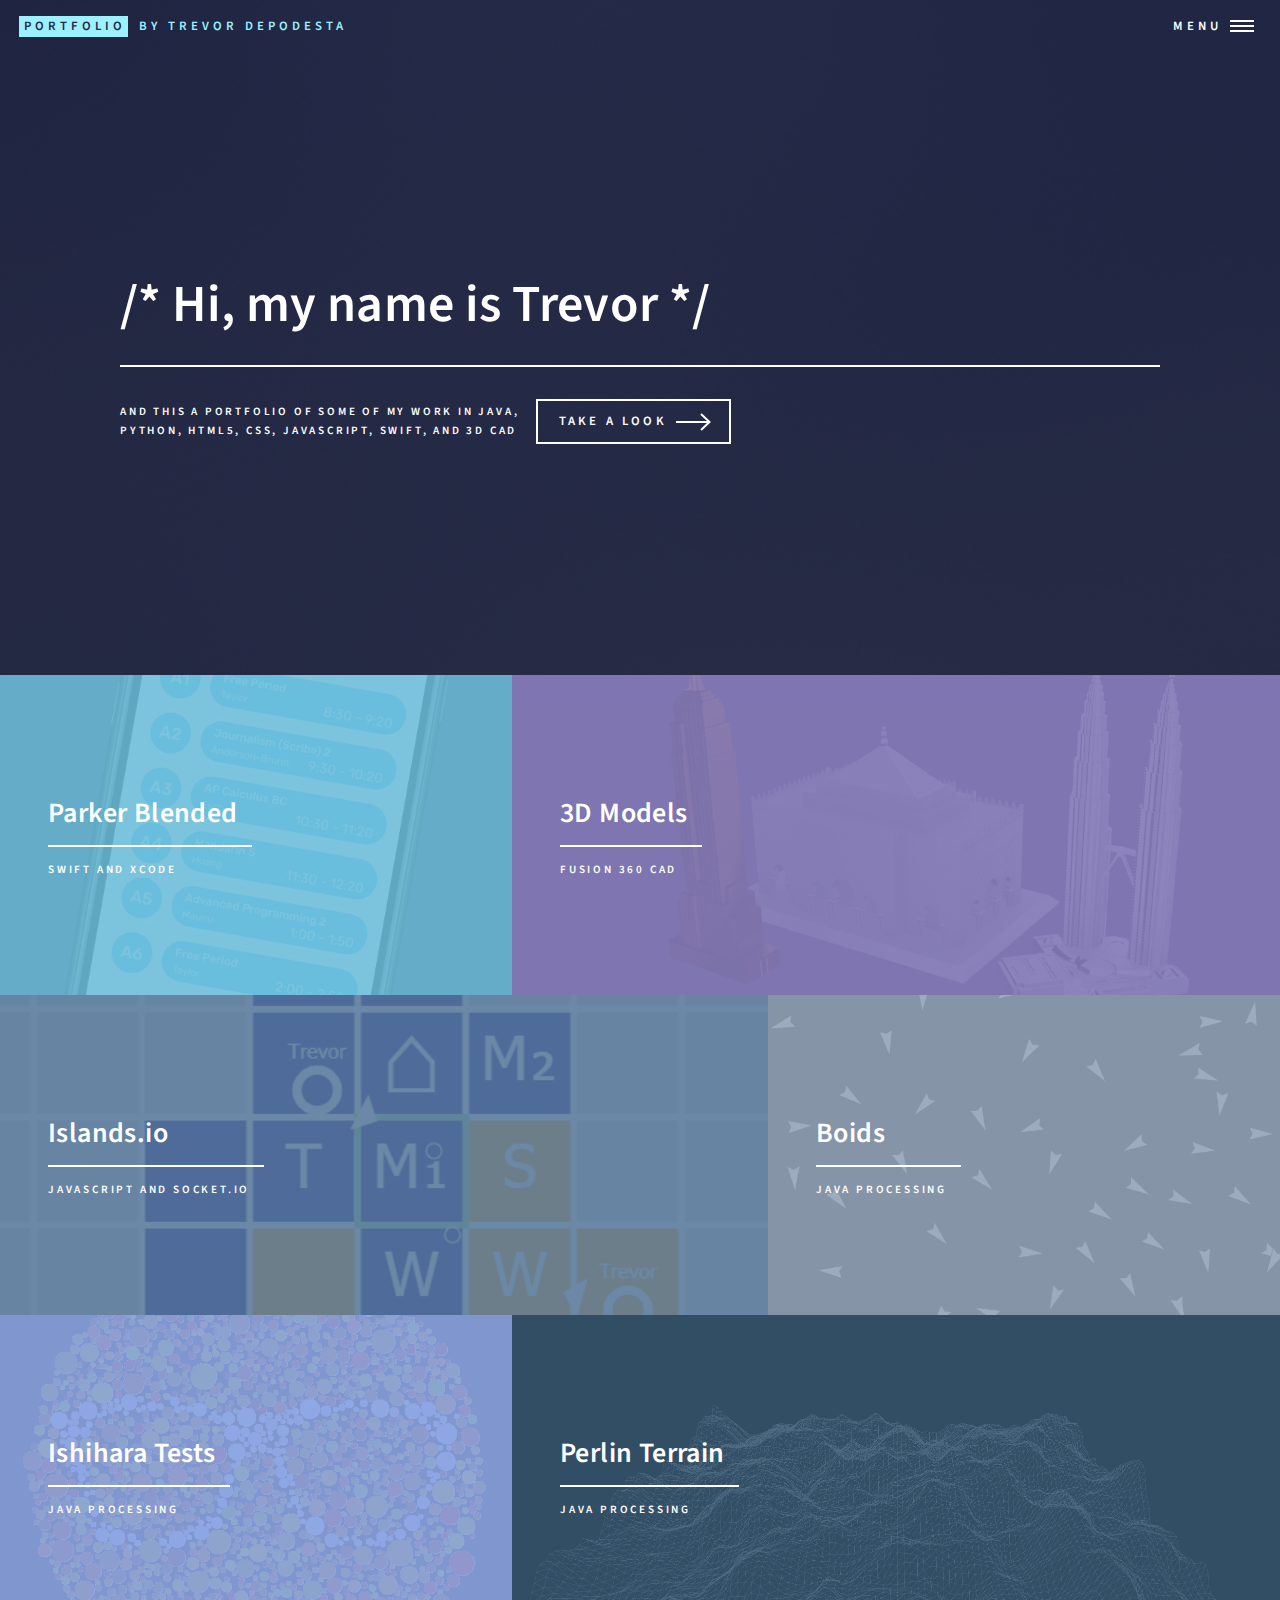
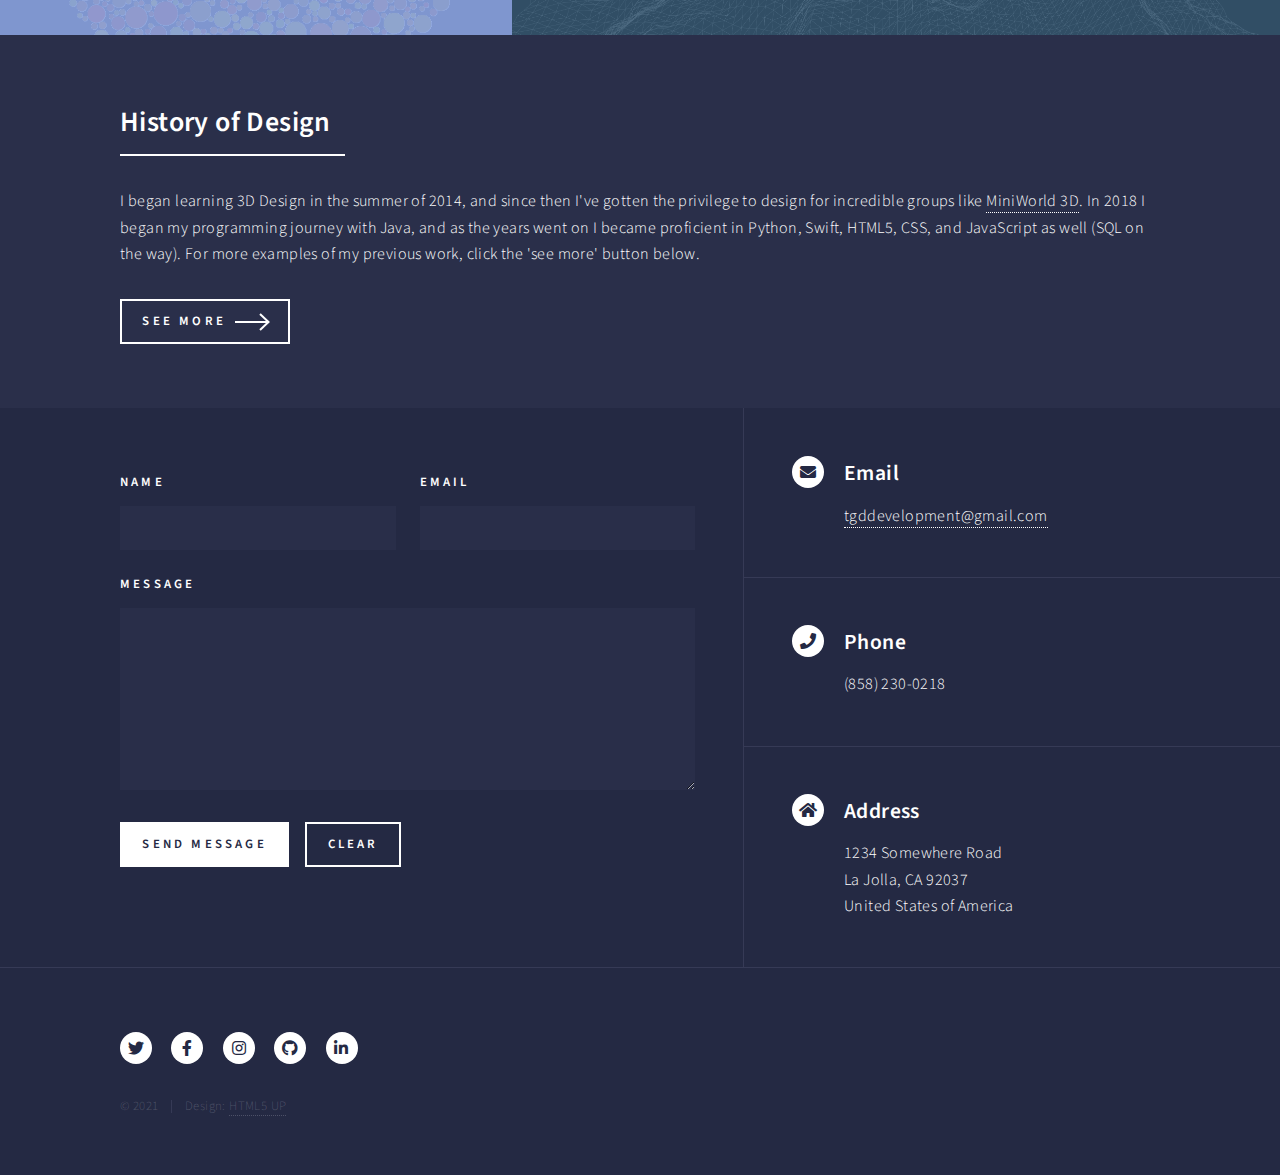
<file: index.html>
<!DOCTYPE HTML>
<html>
	<head>
		<title>Portfolio</title>
		<meta charset="utf-8" />
		<meta name="viewport" content="width=device-width, initial-scale=1, user-scalable=no" />
		<link rel="stylesheet" href="assets/css/main.css" />
		<noscript><link rel="stylesheet" href="assets/css/noscript.css" /></noscript>
	</head>
	<body class="is-preload">

		<!-- Wrapper -->
			<div id="wrapper">

				<!-- Header -->
					<header id="header" class="alt">
						<a href="index.html" class="logo"><strong>PORTFOLIO</strong> <span>by Trevor DePodesta</span></a>
						<nav>
							<a href="#menu">Menu</a>
						</nav>
					</header>

				<!-- Menu -->
					<nav id="menu">
						<ul class="links">
							<li><a href="index.html">Home</a></li>
							<li><a href="programming.html">Programming</a></li>
							<li><a href="design.html">Design</a></li>
						</ul>
					</nav>

				<!-- Banner -->
					<section id="banner" class="major">
						<div class="inner">
							<header class="major">
								<h1>/* Hi, my name is Trevor */</h1>
							</header>
							<div class="content">
								<p>And this a portfolio of some of my work in Java,<br />
								Python, HTMl5, CSS, JavaScript, Swift, and 3D Cad</p>
								<ul class="actions">
									<li><a href="#one" class="button next scrolly">Take a Look</a></li>
								</ul>
							</div>
						</div>
					</section>

				<!-- Main -->
					<div id="main">

						<!-- One -->
							<section id="one" class="tiles">
								<article>
									<span class="image">
										<img src="images/pb2.png" alt="" />
									</span>
									<header class="major">
										<h3><a href="programming.html" class="link">Parker Blended</a></h3>
										<p>Swift and Xcode</p>
									</header>
								</article>
								<article>
									<span class="image">
										<img src="images/trifecta.png" alt="" />
									</span>
									<header class="major">
										<h3><a href="design.html" class="link">3D Models</a></h3>
										<p>Fusion 360 CAD</p>
									</header>
								</article>
								<article>
									<span class="image">
										<img src="images/islandsiopic.png" alt="" />
									</span>
									<header class="major">
										<h3><a href="programming.html" class="link">Islands.io</a></h3>
										<p>JavaScript and Socket.io</p>
									</header>
								</article>
								<article>
									<span class="image">
										<img src="images/boids.png" alt="" />
									</span>
									<header class="major">
										<h3><a href="programming.html" class="link">Boids</a></h3>
										<p>Java Processing</p>
									</header>
								</article>
								<article>
									<span class="image">
										<img src="images/ishiharaglasses.png" alt="" />
									</span>
									<header class="major">
										<h3><a href="programming.html" class="link">Ishihara Tests</a></h3>
										<p>Java Processing</p>
									</header>
								</article>
								<article>
									<span class="image">
										<img src="images/perlin.png" alt="" />
									</span>
									<header class="major">
										<h3><a href="programming.html" class="link">Perlin Terrain</a></h3>
										<p>Java Processing</p>
									</header>
								</article>
							</section>

						<!-- Two -->
							<section id="two">
								<div class="inner">
									<header class="major">
										<h2>History of Design</h2>
									</header>
									<p>I began learning 3D Design in the summer of 2014, and since then I've gotten the privilege to design for incredible groups like <a href="https://www.myminifactory.com/users/MiniWorld" target=”_blank” class="link">MiniWorld 3D</a>.  In 2018 I began my programming journey with Java, and as the years went on I became proficient in Python, Swift, HTML5, CSS, and JavaScript as well (SQL on the way). For more examples of my previous work, click the 'see more' button below.</p>
									<ul class="actions">
										<li><a href="programming.html" class="button next">See more</a></li>
									</ul>
								</div>
							</section>

					</div>

				<!-- Contact -->
					<section id="contact">
						<div class="inner">
							<section>
								<form method="post" action="https://formspree.io/f/xrgrbkwn">
									<div class="fields">
										<div class="field half">
											<label for="name">Name</label>
											<input type="text" name="name" id="name" />
										</div>
										<div class="field half">
											<label for="email">Email</label>
											<input type="text" name="email" id="email" />
										</div>
										<div class="field">
											<label for="message">Message</label>
											<textarea name="message" id="message" rows="6"></textarea>
										</div>
									</div>
									<ul class="actions">
										<li><input type="submit" value="Send Message" class="primary" /></li>
										<li><input type="reset" value="Clear" /></li>
									</ul>
								</form>
							</section>
							<section class="split">
								<section>
									<div class="contact-method">
										<span class="icon solid alt fa-envelope"></span>
										<h3>Email</h3>
										<a href="#">tgddevelopment@gmail.com</a>
									</div>
								</section>
								<section>
									<div class="contact-method">
										<span class="icon solid alt fa-phone"></span>
										<h3>Phone</h3>
										<span>(858) 230-0218</span>
									</div>
								</section>
								<section>
									<div class="contact-method">
										<span class="icon solid alt fa-home"></span>
										<h3>Address</h3>
										<span>1234 Somewhere Road<br />
										La Jolla, CA 92037<br />
										United States of America</span>
									</div>
								</section>
							</section>
						</div>
					</section>

				<!-- Footer -->
					<footer id="footer">
						<div class="inner">
							<ul class="icons">
								<li><a href="#" class="icon brands alt fa-twitter"><span class="label">Twitter</span></a></li>
								<li><a href="#" class="icon brands alt fa-facebook-f"><span class="label">Facebook</span></a></li>
								<li><a href="#" class="icon brands alt fa-instagram"><span class="label">Instagram</span></a></li>
								<li><a href="#" class="icon brands alt fa-github"><span class="label">GitHub</span></a></li>
								<li><a href="#" class="icon brands alt fa-linkedin-in"><span class="label">LinkedIn</span></a></li>
							</ul>
							<ul class="copyright">
								<li>&copy; 2021</li><li>Design: <a href="https://html5up.net">HTML5 UP</a></li>
							</ul>
						</div>
					</footer>

			</div>

		<!-- Scripts -->
			<script src="assets/js/jquery.min.js"></script>
			<script src="assets/js/jquery.scrolly.min.js"></script>
			<script src="assets/js/jquery.scrollex.min.js"></script>
			<script src="assets/js/browser.min.js"></script>
			<script src="assets/js/breakpoints.min.js"></script>
			<script src="assets/js/util.js"></script>
			<script src="assets/js/main.js"></script>

	</body>
</html>
</file>
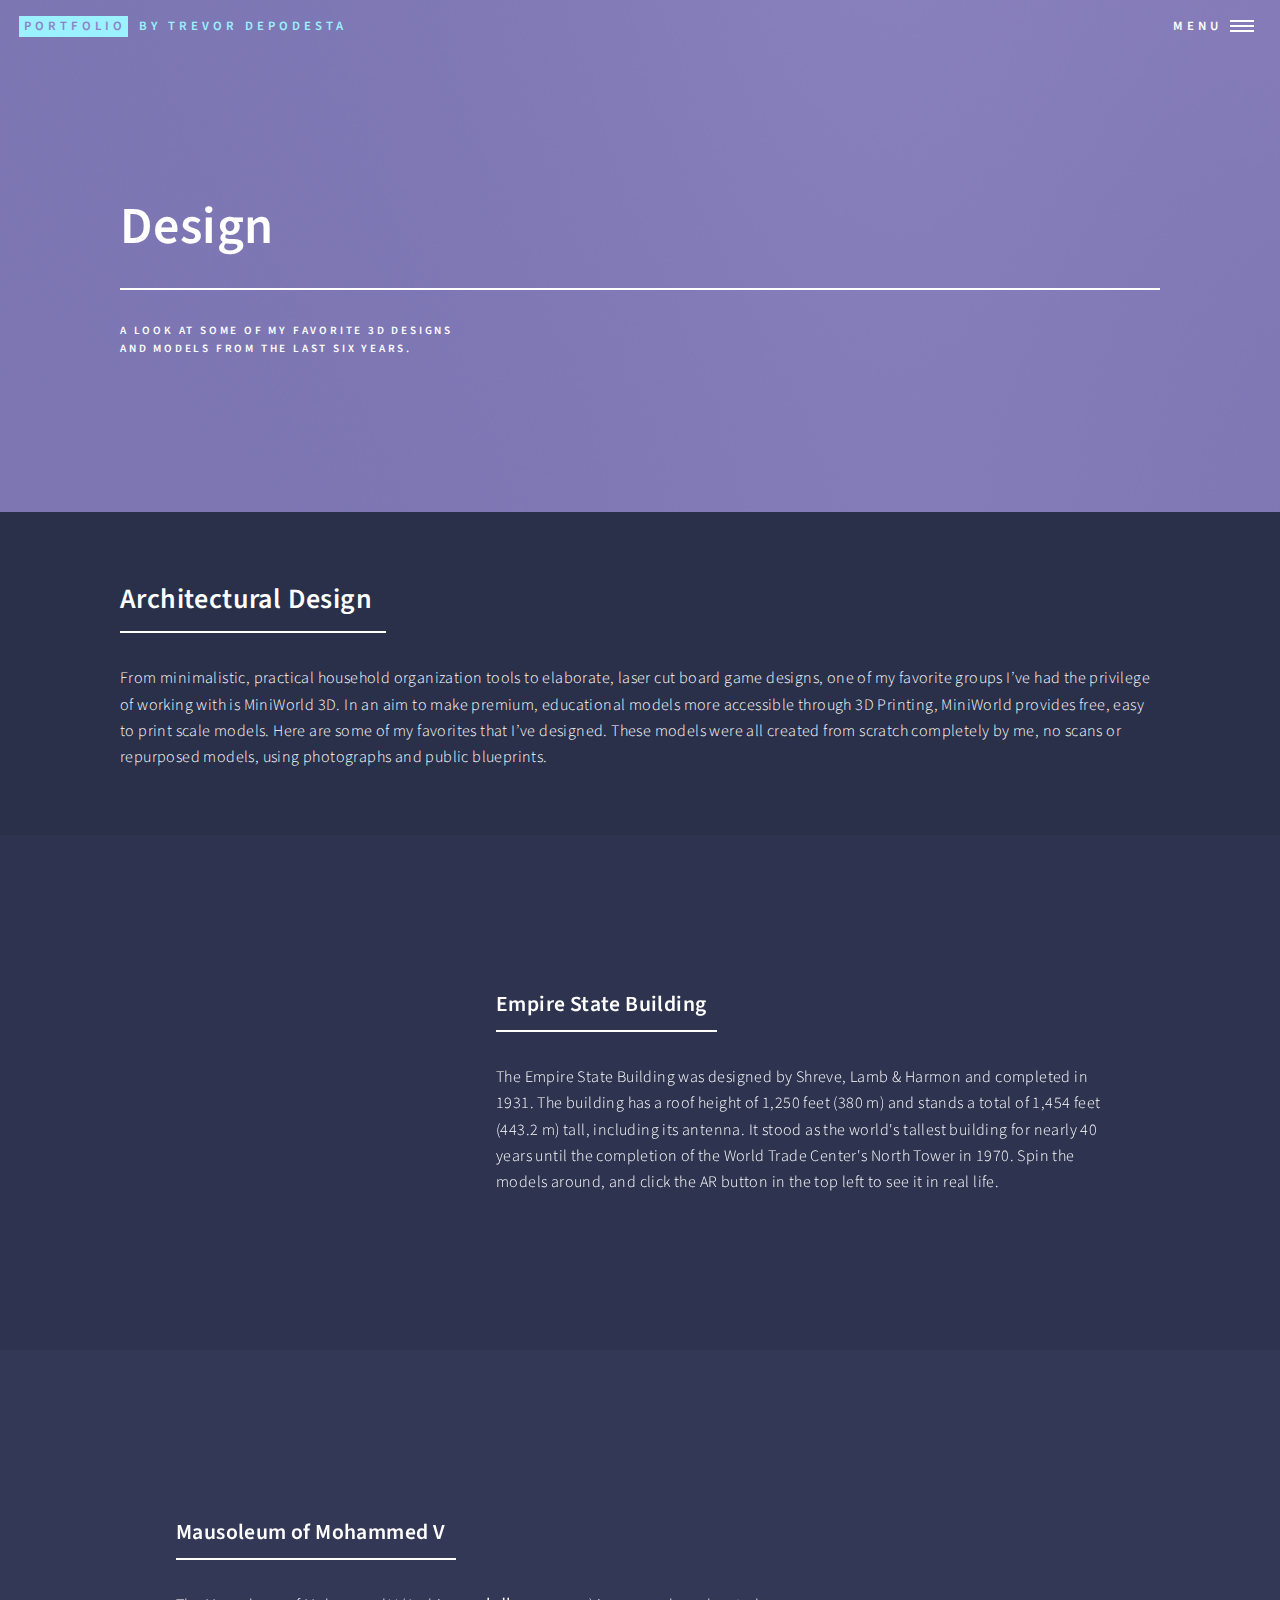
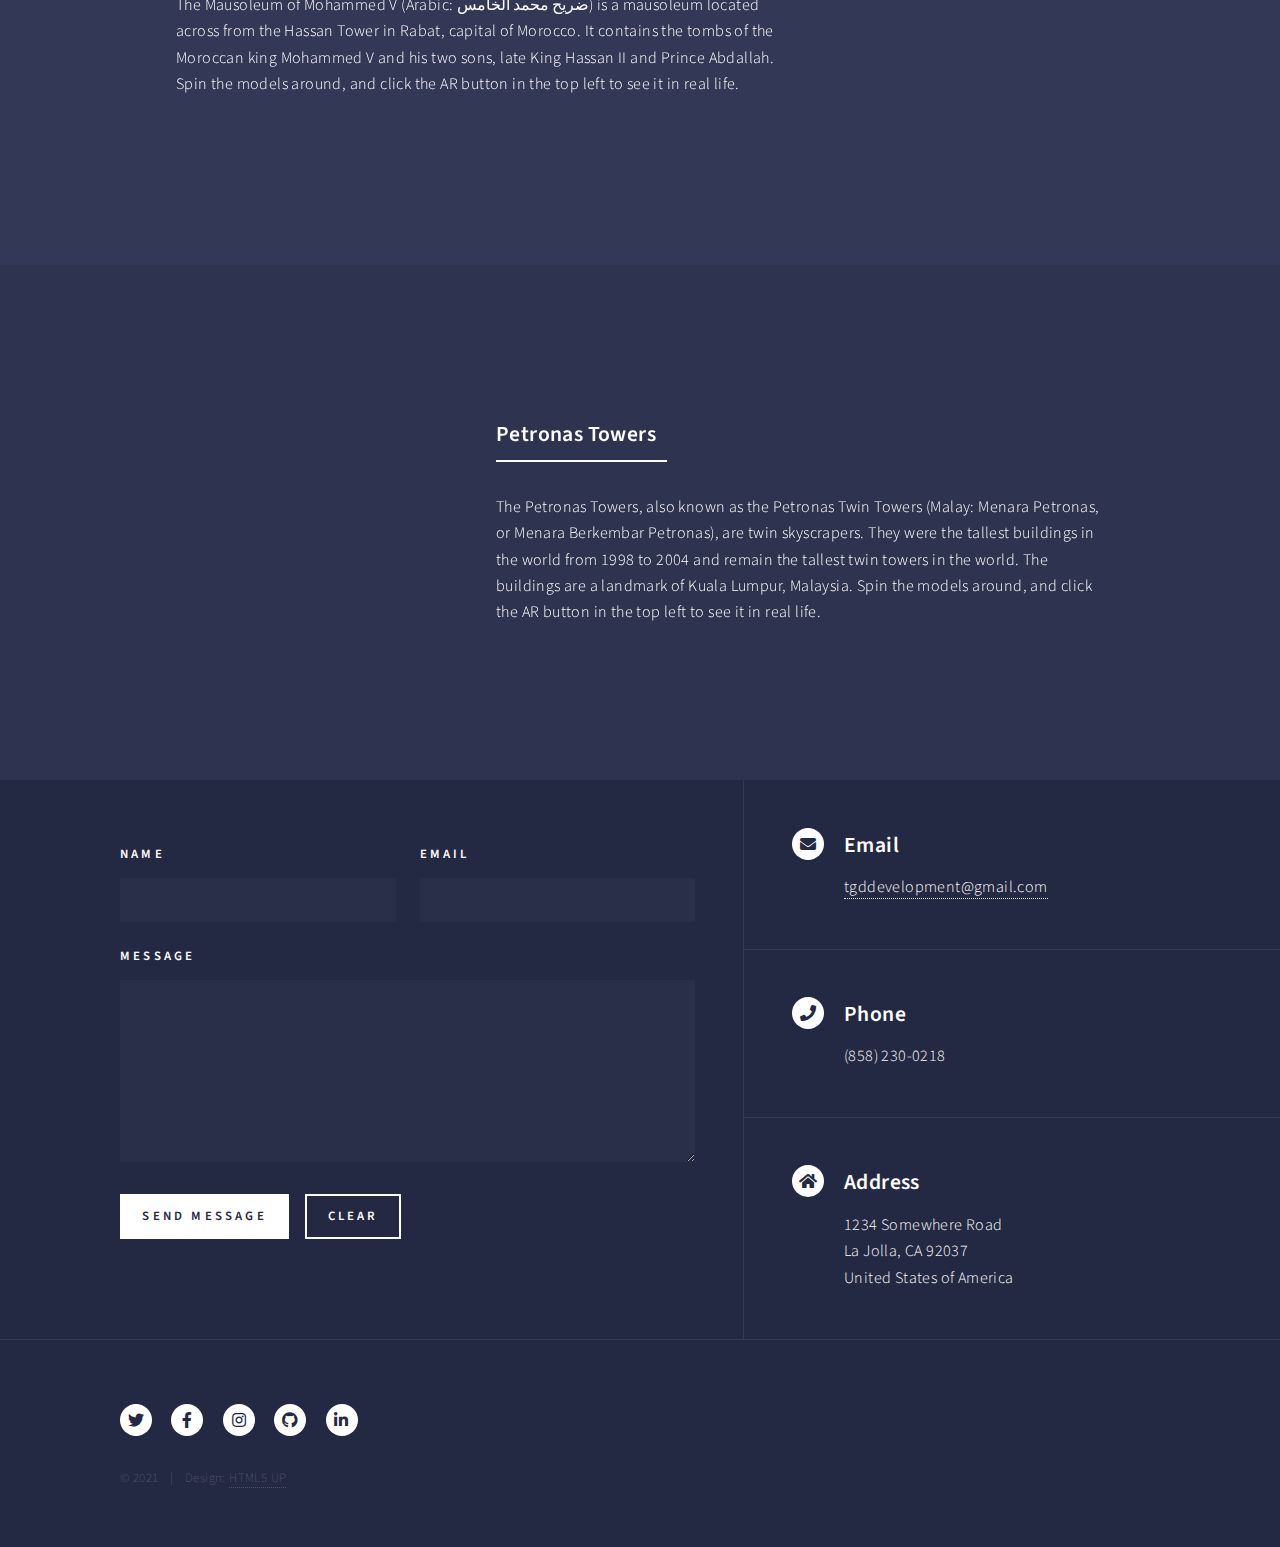
<file: design.html>
<!DOCTYPE HTML>
<html>
	<head>
		<title>Design</title>
		<meta charset="utf-8" />
		<meta name="viewport" content="width=device-width, initial-scale=1, user-scalable=no" />
		<link rel="stylesheet" href="assets/css/main.css" />
		<noscript><link rel="stylesheet" href="assets/css/noscript.css" /></noscript>
	</head>
	<body class="is-preload">

		<!-- Wrapper -->
			<div id="wrapper">

				<!-- Header -->
				<!-- Note: The "styleN" class below should match that of the banner element. -->
					<header id="header" class="alt style2">
						<a href="index.html" class="logo"><strong>Portfolio</strong> <span>by Trevor DePodesta</span></a>
						<nav>
							<a href="#menu">Menu</a>
						</nav>
					</header>

				<!-- Menu -->
					<nav id="menu">
						<ul class="links">
							<li><a href="index.html">Home</a></li>
							<li><a href="programming.html">Programming</a></li>
							<li><a href="design.html">Design</a></li>
						</ul>
					</nav>

				<!-- Banner -->
				<!-- Note: The "styleN" class below should match that of the header element. -->
					<section id="banner" class="style7">
						<div class="inner">
							<span class="image">
								<img src="images/pic07.jpg" alt="" />
							</span>
							<header class="major">
								<h1>Design</h1>
							</header>
							<div class="content">
								<p>A look at some of my favorite 3D Designs<br />
								and models from the last six years.</p>
							</div>
						</div>
					</section>

				<!-- Main -->
					<div id="main">

						<!-- One -->
							<section id="one">
								<div class="inner">
									<header class="major">
										<h2>Architectural Design</h2>
									</header>
									<p>From minimalistic, practical household organization tools to elaborate, laser cut board game designs, one of my favorite groups I’ve had the privilege of working with is MiniWorld 3D.  In an aim to make premium, educational models more accessible through 3D Printing, MiniWorld provides free, easy to print scale models.  Here are some of my favorites that I’ve designed. These models were all created from scratch completely by me, no scans or repurposed models, using photographs and public blueprints.</p>
								</div>
							</section>

						<!-- Two -->
							<section id="two" class="spotlights">
								<section>
									<div style="width: 35%; height: 515px">
										<iframe id="6b0c5d47-b1fa-438a-80a2-846de11c1add" src="https://www.vectary.com/viewer/v1/?model=6b0c5d47-b1fa-438a-80a2-846de11c1add&env=studio3" frameborder="0" width="100%" height="100%"></iframe>
									</div>
									<div class="content">
										<div class="inner">
											<header class="major">
												<h3>Empire State Building</h3>
											</header>
											<p>The Empire State Building was designed by Shreve, Lamb & Harmon and completed in 1931. The building has a roof height of 1,250 feet (380 m) and stands a total of 1,454 feet (443.2 m) tall, including its antenna. It stood as the world's tallest building for nearly 40 years until the completion of the World Trade Center's North Tower in 1970. Spin the models around, and click the AR button in the top left to see it in real life.</p>
											<!-- <ul class="actions"> -->
												<!-- <li><a href="generic.html" class="button">Learn more</a></li> -->
											<!-- </ul> -->
										</div>
									</div>
								</section>
								<section>
									<div style="width: 35%; height: 515px">
										<iframe id="fe0f9588-fec4-4822-8a41-b32a9b8bdccf" src="https://www.vectary.com/viewer/v1/?model=fe0f9588-fec4-4822-8a41-b32a9b8bdccf&env=studio3" frameborder="0" width="100%" height="100%"></iframe>
									</div>
									<div class="content">
										<div class="inner">
											<header class="major">
												<h3>Mausoleum of Mohammed V</h3>
											</header>
											<p>The Mausoleum of Mohammed V (Arabic: ضريح محمد الخامس‎) is a mausoleum located across from the Hassan Tower in Rabat, capital of Morocco. It contains the tombs of the Moroccan king Mohammed V and his two sons, late King Hassan II and Prince Abdallah. Spin the models around, and click the AR button in the top left to see it in real life.</p>
											<!-- <ul class="actions"> -->
												<!-- <li><a href="generic.html" class="button">Learn more</a></li> -->
											<!-- </ul> -->
										</div>
									</div>
								</section>
								<section>
									<div style="width: 35%; height: 515px">
										<iframe id="49675739-e6cd-4a66-ac54-650560f17990" src="https://www.vectary.com/viewer/v1/?model=49675739-e6cd-4a66-ac54-650560f17990&env=studio3" frameborder="0" width="100%" height="100%"></iframe>
									</div>
									<div class="content">
										<div class="inner">
											<header class="major">
												<h3>Petronas Towers</h3>
											</header>
											<p>The Petronas Towers, also known as the Petronas Twin Towers (Malay: Menara Petronas, or Menara Berkembar Petronas), are twin skyscrapers. They were the tallest buildings in the world from 1998 to 2004 and remain the tallest twin towers in the world. The buildings are a landmark of Kuala Lumpur, Malaysia. Spin the models around, and click the AR button in the top left to see it in real life.</p>
											<!-- <ul class="actions"> -->
												<!-- <li><a href="generic.html" class="button">Learn more</a></li> -->
											<!-- </ul> -->
										</div>
									</div>
								</section>
							</section>

						<!-- Three -->
							<!-- <section id="three"> -->
								<!-- <div class="inner"> -->
									<!-- <header class="major"> -->
										<!-- <h2>Credit</h2> -->
									<!-- </header> -->
									<!-- <p>As much as I enjoy talking about myself, none of these projects would have been possible without the guidence and support from my incredible computer science teacher Mike Maunu.  I have taken the AP Computer Science, Advanced Programming, and Advanced Robotic Programming courses at Francis Parker School, but the remainder of my coding knowledge is self taught from the free resources at <a href="https://www.w3schools.com" target=”_blank” class="link">W3 Schools</a> and <a href="https://developer.mozilla.org/en-US/" target=”_blank” class="link">MDN Web Docs</a>.</p> -->
								<!-- </div> -->
							<!-- </section> -->

					</div>

				<!-- Contact -->
					<section id="contact">
						<div class="inner">
							<section>
								<form method="post" action="https://formspree.io/f/xrgrbkwn">
									<div class="fields">
										<div class="field half">
											<label for="name">Name</label>
											<input type="text" name="name" id="name" />
										</div>
										<div class="field half">
											<label for="email">Email</label>
											<input type="text" name="email" id="email" />
										</div>
										<div class="field">
											<label for="message">Message</label>
											<textarea name="message" id="message" rows="6"></textarea>
										</div>
									</div>
									<ul class="actions">
										<li><input type="submit" value="Send Message" class="primary" /></li>
										<li><input type="reset" value="Clear" /></li>
									</ul>
								</form>
							</section>
							<section class="split">
								<section>
									<div class="contact-method">
										<span class="icon solid alt fa-envelope"></span>
										<h3>Email</h3>
										<a href="#">tgddevelopment@gmail.com</a>
									</div>
								</section>
								<section>
									<div class="contact-method">
										<span class="icon solid alt fa-phone"></span>
										<h3>Phone</h3>
										<span>(858) 230-0218</span>
									</div>
								</section>
								<section>
									<div class="contact-method">
										<span class="icon solid alt fa-home"></span>
										<h3>Address</h3>
										<span>1234 Somewhere Road<br />
										La Jolla, CA 92037<br />
										United States of America</span>
									</div>
								</section>
							</section>
						</div>
					</section>

				<!-- Footer -->
					<footer id="footer">
						<div class="inner">
							<ul class="icons">
								<li><a href="#" class="icon brands alt fa-twitter"><span class="label">Twitter</span></a></li>
								<li><a href="#" class="icon brands alt fa-facebook-f"><span class="label">Facebook</span></a></li>
								<li><a href="#" class="icon brands alt fa-instagram"><span class="label">Instagram</span></a></li>
								<li><a href="#" class="icon brands alt fa-github"><span class="label">GitHub</span></a></li>
								<li><a href="#" class="icon brands alt fa-linkedin-in"><span class="label">LinkedIn</span></a></li>
							</ul>
							<ul class="copyright">
								<li>&copy; 2021</li><li>Design: <a href="https://html5up.net">HTML5 UP</a></li>
							</ul>
						</div>
					</footer>

			</div>

		<!-- Scripts -->
			<script src="assets/js/jquery.min.js"></script>
			<script src="assets/js/jquery.scrolly.min.js"></script>
			<script src="assets/js/jquery.scrollex.min.js"></script>
			<script src="assets/js/browser.min.js"></script>
			<script src="assets/js/breakpoints.min.js"></script>
			<script src="assets/js/util.js"></script>
			<script src="assets/js/main.js"></script>

	</body>
</html>
</file>
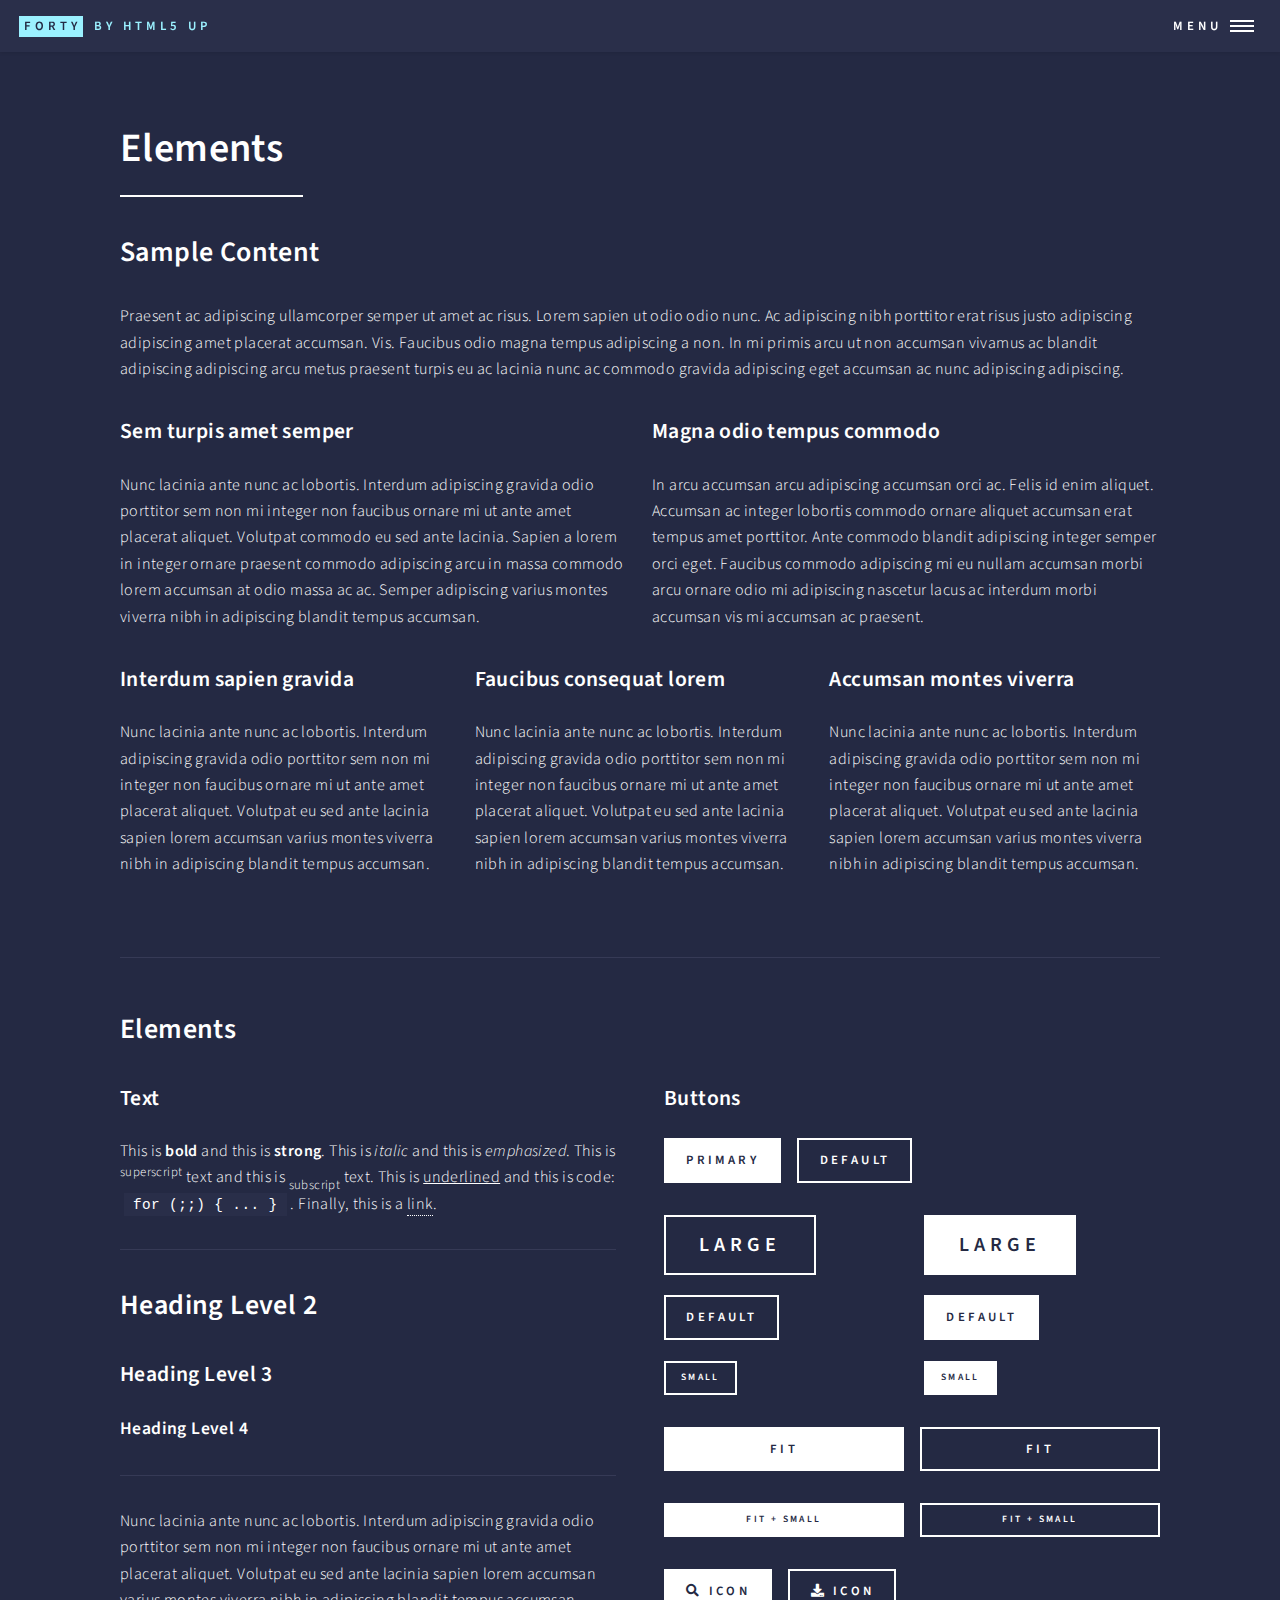
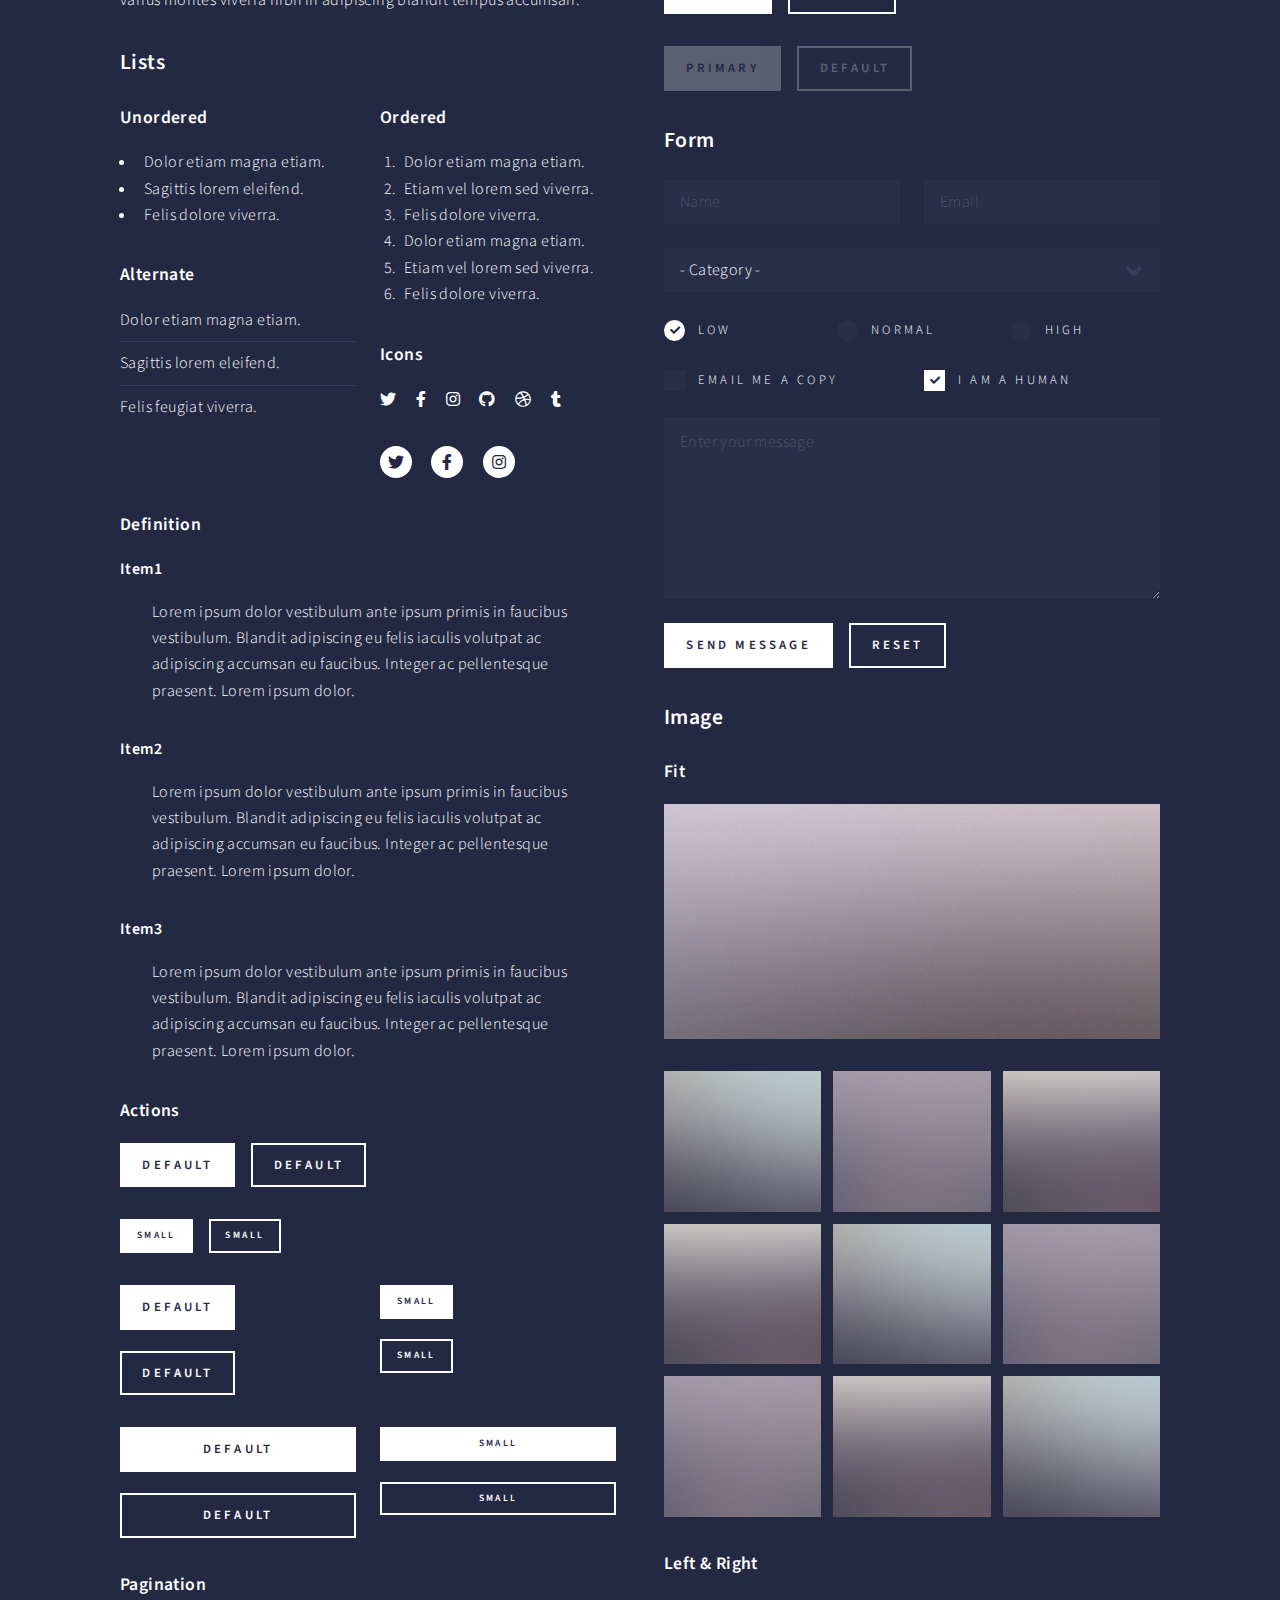
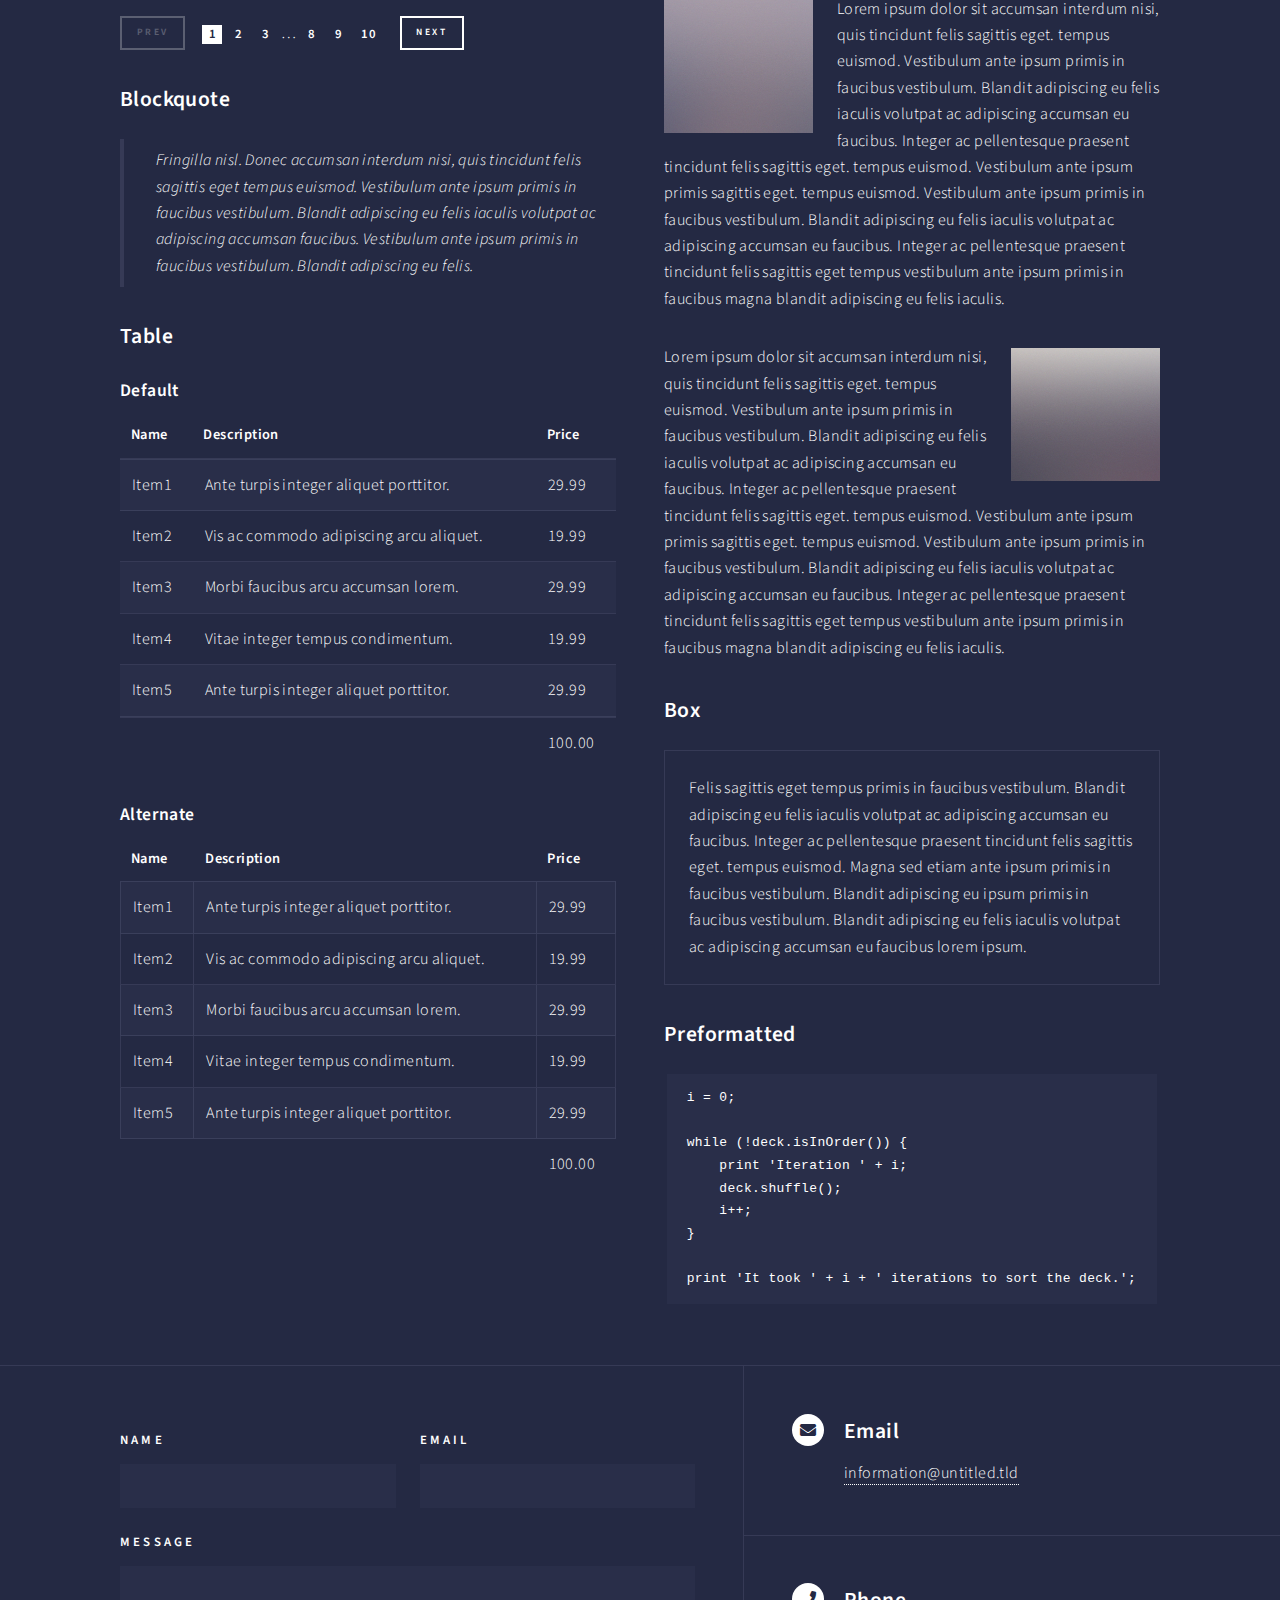
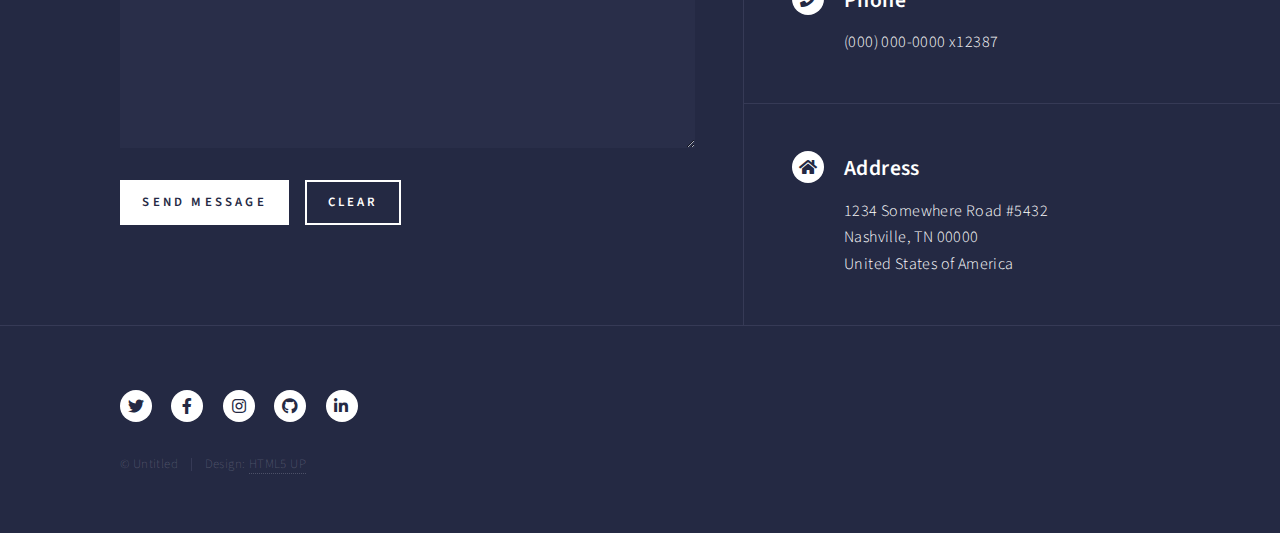
<file: elements.html>
<!DOCTYPE HTML>
<!--
	Forty by HTML5 UP
	html5up.net | @ajlkn
	Free for personal and commercial use under the CCA 3.0 license (html5up.net/license)
-->
<html>
	<head>
		<title>Elements - Forty by HTML5 UP</title>
		<meta charset="utf-8" />
		<meta name="viewport" content="width=device-width, initial-scale=1, user-scalable=no" />
		<link rel="stylesheet" href="assets/css/main.css" />
		<noscript><link rel="stylesheet" href="assets/css/noscript.css" /></noscript>
	</head>
	<body class="is-preload">

		<!-- Wrapper -->
			<div id="wrapper">

				<!-- Header -->
					<header id="header">
						<a href="index.html" class="logo"><strong>Forty</strong> <span>by HTML5 UP</span></a>
						<nav>
							<a href="#menu">Menu</a>
						</nav>
					</header>

				<!-- Menu -->
					<nav id="menu">
						<ul class="links">
							<li><a href="index.html">Home</a></li>
							<li><a href="landing.html">Landing</a></li>
							<li><a href="generic.html">Generic</a></li>
							<li><a href="elements.html">Elements</a></li>
						</ul>
						<ul class="actions stacked">
							<li><a href="#" class="button primary fit">Get Started</a></li>
							<li><a href="#" class="button fit">Log In</a></li>
						</ul>
					</nav>

				<!-- Main -->
					<div id="main" class="alt">

						<!-- One -->
							<section id="one">
								<div class="inner">
									<header class="major">
										<h1>Elements</h1>
									</header>

									<!-- Content -->
										<h2 id="content">Sample Content</h2>
										<p>Praesent ac adipiscing ullamcorper semper ut amet ac risus. Lorem sapien ut odio odio nunc. Ac adipiscing nibh porttitor erat risus justo adipiscing adipiscing amet placerat accumsan. Vis. Faucibus odio magna tempus adipiscing a non. In mi primis arcu ut non accumsan vivamus ac blandit adipiscing adipiscing arcu metus praesent turpis eu ac lacinia nunc ac commodo gravida adipiscing eget accumsan ac nunc adipiscing adipiscing.</p>
										<div class="row">
											<div class="col-6 col-12-small">
												<h3>Sem turpis amet semper</h3>
												<p>Nunc lacinia ante nunc ac lobortis. Interdum adipiscing gravida odio porttitor sem non mi integer non faucibus ornare mi ut ante amet placerat aliquet. Volutpat commodo eu sed ante lacinia. Sapien a lorem in integer ornare praesent commodo adipiscing arcu in massa commodo lorem accumsan at odio massa ac ac. Semper adipiscing varius montes viverra nibh in adipiscing blandit tempus accumsan.</p>
											</div>
											<div class="col-6 col-12-small">
												<h3>Magna odio tempus commodo</h3>
												<p>In arcu accumsan arcu adipiscing accumsan orci ac. Felis id enim aliquet. Accumsan ac integer lobortis commodo ornare aliquet accumsan erat tempus amet porttitor. Ante commodo blandit adipiscing integer semper orci eget. Faucibus commodo adipiscing mi eu nullam accumsan morbi arcu ornare odio mi adipiscing nascetur lacus ac interdum morbi accumsan vis mi accumsan ac praesent.</p>
											</div>
											<!-- Break -->
											<div class="col-4 col-12-medium">
												<h3>Interdum sapien gravida</h3>
												<p>Nunc lacinia ante nunc ac lobortis. Interdum adipiscing gravida odio porttitor sem non mi integer non faucibus ornare mi ut ante amet placerat aliquet. Volutpat eu sed ante lacinia sapien lorem accumsan varius montes viverra nibh in adipiscing blandit tempus accumsan.</p>
											</div>
											<div class="col-4 col-12-medium">
												<h3>Faucibus consequat lorem</h3>
												<p>Nunc lacinia ante nunc ac lobortis. Interdum adipiscing gravida odio porttitor sem non mi integer non faucibus ornare mi ut ante amet placerat aliquet. Volutpat eu sed ante lacinia sapien lorem accumsan varius montes viverra nibh in adipiscing blandit tempus accumsan.</p>
											</div>
											<div class="col-4 col-12-medium">
												<h3>Accumsan montes viverra</h3>
												<p>Nunc lacinia ante nunc ac lobortis. Interdum adipiscing gravida odio porttitor sem non mi integer non faucibus ornare mi ut ante amet placerat aliquet. Volutpat eu sed ante lacinia sapien lorem accumsan varius montes viverra nibh in adipiscing blandit tempus accumsan.</p>
											</div>
										</div>

									<hr class="major" />

									<!-- Elements -->
										<h2 id="elements">Elements</h2>
										<div class="row gtr-200">
											<div class="col-6 col-12-medium">

												<!-- Text stuff -->
													<h3>Text</h3>
													<p>This is <b>bold</b> and this is <strong>strong</strong>. This is <i>italic</i> and this is <em>emphasized</em>.
													This is <sup>superscript</sup> text and this is <sub>subscript</sub> text.
													This is <u>underlined</u> and this is code: <code>for (;;) { ... }</code>.
													Finally, this is a <a href="#">link</a>.</p>
													<hr />
													<h2>Heading Level 2</h2>
													<h3>Heading Level 3</h3>
													<h4>Heading Level 4</h4>
													<hr />
													<p>Nunc lacinia ante nunc ac lobortis. Interdum adipiscing gravida odio porttitor sem non mi integer non faucibus ornare mi ut ante amet placerat aliquet. Volutpat eu sed ante lacinia sapien lorem accumsan varius montes viverra nibh in adipiscing blandit tempus accumsan.</p>

												<!-- Lists -->
													<h3>Lists</h3>
													<div class="row">
														<div class="col-6 col-12-small">

															<h4>Unordered</h4>
															<ul>
																<li>Dolor etiam magna etiam.</li>
																<li>Sagittis lorem eleifend.</li>
																<li>Felis dolore viverra.</li>
															</ul>

															<h4>Alternate</h4>
															<ul class="alt">
																<li>Dolor etiam magna etiam.</li>
																<li>Sagittis lorem eleifend.</li>
																<li>Felis feugiat viverra.</li>
															</ul>

														</div>
														<div class="col-6 col-12-small">

															<h4>Ordered</h4>
															<ol>
																<li>Dolor etiam magna etiam.</li>
																<li>Etiam vel lorem sed viverra.</li>
																<li>Felis dolore viverra.</li>
																<li>Dolor etiam magna etiam.</li>
																<li>Etiam vel lorem sed viverra.</li>
																<li>Felis dolore viverra.</li>
															</ol>

															<h4>Icons</h4>
															<ul class="icons">
																<li><a href="#" class="icon brands fa-twitter"><span class="label">Twitter</span></a></li>
																<li><a href="#" class="icon brands fa-facebook-f"><span class="label">Facebook</span></a></li>
																<li><a href="#" class="icon brands fa-instagram"><span class="label">Instagram</span></a></li>
																<li><a href="#" class="icon brands fa-github"><span class="label">Github</span></a></li>
																<li><a href="#" class="icon brands fa-dribbble"><span class="label">Dribbble</span></a></li>
																<li><a href="#" class="icon brands fa-tumblr"><span class="label">Tumblr</span></a></li>
															</ul>
															<ul class="icons">
																<li><a href="#" class="icon brands alt fa-twitter"><span class="label">Twitter</span></a></li>
																<li><a href="#" class="icon brands alt fa-facebook-f"><span class="label">Facebook</span></a></li>
																<li><a href="#" class="icon brands alt fa-instagram"><span class="label">Instagram</span></a></li>
															</ul>

														</div>
													</div>
													<h4>Definition</h4>
													<dl>
														<dt>Item1</dt>
														<dd>
															<p>Lorem ipsum dolor vestibulum ante ipsum primis in faucibus vestibulum. Blandit adipiscing eu felis iaculis volutpat ac adipiscing accumsan eu faucibus. Integer ac pellentesque praesent. Lorem ipsum dolor.</p>
														</dd>
														<dt>Item2</dt>
														<dd>
															<p>Lorem ipsum dolor vestibulum ante ipsum primis in faucibus vestibulum. Blandit adipiscing eu felis iaculis volutpat ac adipiscing accumsan eu faucibus. Integer ac pellentesque praesent. Lorem ipsum dolor.</p>
														</dd>
														<dt>Item3</dt>
														<dd>
															<p>Lorem ipsum dolor vestibulum ante ipsum primis in faucibus vestibulum. Blandit adipiscing eu felis iaculis volutpat ac adipiscing accumsan eu faucibus. Integer ac pellentesque praesent. Lorem ipsum dolor.</p>
														</dd>
													</dl>

													<h4>Actions</h4>
													<ul class="actions">
														<li><a href="#" class="button primary">Default</a></li>
														<li><a href="#" class="button">Default</a></li>
													</ul>
													<ul class="actions small">
														<li><a href="#" class="button primary small">Small</a></li>
														<li><a href="#" class="button small">Small</a></li>
													</ul>
													<div class="row">
														<div class="col-6 col-12-small">
															<ul class="actions stacked">
																<li><a href="#" class="button primary">Default</a></li>
																<li><a href="#" class="button">Default</a></li>
															</ul>
														</div>
														<div class="col-6 col-12-small">
															<ul class="actions stacked">
																<li><a href="#" class="button primary small">Small</a></li>
																<li><a href="#" class="button small">Small</a></li>
															</ul>
														</div>
														<div class="col-6 col-12-small">
															<ul class="actions stacked">
																<li><a href="#" class="button primary fit">Default</a></li>
																<li><a href="#" class="button fit">Default</a></li>
															</ul>
														</div>
														<div class="col-6 col-12-small">
															<ul class="actions stacked">
																<li><a href="#" class="button primary small fit">Small</a></li>
																<li><a href="#" class="button small fit">Small</a></li>
															</ul>
														</div>
													</div>

													<h4>Pagination</h4>
													<ul class="pagination">
														<li><span class="button small disabled">Prev</span></li>
														<li><a href="#" class="page active">1</a></li>
														<li><a href="#" class="page">2</a></li>
														<li><a href="#" class="page">3</a></li>
														<li><span>&hellip;</span></li>
														<li><a href="#" class="page">8</a></li>
														<li><a href="#" class="page">9</a></li>
														<li><a href="#" class="page">10</a></li>
														<li><a href="#" class="button small">Next</a></li>
													</ul>

												<!-- Blockquote -->
													<h3>Blockquote</h3>
													<blockquote>Fringilla nisl. Donec accumsan interdum nisi, quis tincidunt felis sagittis eget tempus euismod. Vestibulum ante ipsum primis in faucibus vestibulum. Blandit adipiscing eu felis iaculis volutpat ac adipiscing accumsan faucibus. Vestibulum ante ipsum primis in faucibus vestibulum. Blandit adipiscing eu felis.</blockquote>

												<!-- Table -->
													<h3>Table</h3>

													<h4>Default</h4>
													<div class="table-wrapper">
														<table>
															<thead>
																<tr>
																	<th>Name</th>
																	<th>Description</th>
																	<th>Price</th>
																</tr>
															</thead>
															<tbody>
																<tr>
																	<td>Item1</td>
																	<td>Ante turpis integer aliquet porttitor.</td>
																	<td>29.99</td>
																</tr>
																<tr>
																	<td>Item2</td>
																	<td>Vis ac commodo adipiscing arcu aliquet.</td>
																	<td>19.99</td>
																</tr>
																<tr>
																	<td>Item3</td>
																	<td> Morbi faucibus arcu accumsan lorem.</td>
																	<td>29.99</td>
																</tr>
																<tr>
																	<td>Item4</td>
																	<td>Vitae integer tempus condimentum.</td>
																	<td>19.99</td>
																</tr>
																<tr>
																	<td>Item5</td>
																	<td>Ante turpis integer aliquet porttitor.</td>
																	<td>29.99</td>
																</tr>
															</tbody>
															<tfoot>
																<tr>
																	<td colspan="2"></td>
																	<td>100.00</td>
																</tr>
															</tfoot>
														</table>
													</div>

													<h4>Alternate</h4>
													<div class="table-wrapper">
														<table class="alt">
															<thead>
																<tr>
																	<th>Name</th>
																	<th>Description</th>
																	<th>Price</th>
																</tr>
															</thead>
															<tbody>
																<tr>
																	<td>Item1</td>
																	<td>Ante turpis integer aliquet porttitor.</td>
																	<td>29.99</td>
																</tr>
																<tr>
																	<td>Item2</td>
																	<td>Vis ac commodo adipiscing arcu aliquet.</td>
																	<td>19.99</td>
																</tr>
																<tr>
																	<td>Item3</td>
																	<td> Morbi faucibus arcu accumsan lorem.</td>
																	<td>29.99</td>
																</tr>
																<tr>
																	<td>Item4</td>
																	<td>Vitae integer tempus condimentum.</td>
																	<td>19.99</td>
																</tr>
																<tr>
																	<td>Item5</td>
																	<td>Ante turpis integer aliquet porttitor.</td>
																	<td>29.99</td>
																</tr>
															</tbody>
															<tfoot>
																<tr>
																	<td colspan="2"></td>
																	<td>100.00</td>
																</tr>
															</tfoot>
														</table>
													</div>

											</div>
											<div class="col-6 col-12-medium">

												<!-- Buttons -->
													<h3>Buttons</h3>
													<ul class="actions">
														<li><a href="#" class="button primary">Primary</a></li>
														<li><a href="#" class="button">Default</a></li>
													</ul>
													<div class="row">
														<div class="col-6 col-12-xsmall">
															<ul class="actions stacked">
																<li><a href="#" class="button large">Large</a></li>
																<li><a href="#" class="button">Default</a></li>
																<li><a href="#" class="button small">Small</a></li>
															</ul>
														</div>
														<div class="col-6 col-12-xsmall">
															<ul class="actions stacked">
																<li><a href="#" class="button primary large">Large</a></li>
																<li><a href="#" class="button primary">Default</a></li>
																<li><a href="#" class="button primary small">Small</a></li>
															</ul>
														</div>
													</div>
													<ul class="actions fit">
														<li><a href="#" class="button primary fit">Fit</a></li>
														<li><a href="#" class="button fit">Fit</a></li>
													</ul>
													<ul class="actions fit small">
														<li><a href="#" class="button primary fit small">Fit + Small</a></li>
														<li><a href="#" class="button fit small">Fit + Small</a></li>
													</ul>
													<ul class="actions">
														<li><a href="#" class="button primary icon solid fa-search">Icon</a></li>
														<li><a href="#" class="button icon solid fa-download">Icon</a></li>
													</ul>
													<ul class="actions">
														<li><span class="button primary disabled">Primary</span></li>
														<li><span class="button disabled">Default</span></li>
													</ul>

												<!-- Form -->
													<h3>Form</h3>

													<form method="post" action="#">
														<div class="row gtr-uniform">
															<div class="col-6 col-12-xsmall">
																<input type="text" name="demo-name" id="demo-name" value="" placeholder="Name" />
															</div>
															<div class="col-6 col-12-xsmall">
																<input type="email" name="demo-email" id="demo-email" value="" placeholder="Email" />
															</div>
															<!-- Break -->
															<div class="col-12">
																<select name="demo-category" id="demo-category">
																	<option value="">- Category -</option>
																	<option value="1">Manufacturing</option>
																	<option value="1">Shipping</option>
																	<option value="1">Administration</option>
																	<option value="1">Human Resources</option>
																</select>
															</div>
															<!-- Break -->
															<div class="col-4 col-12-small">
																<input type="radio" id="demo-priority-low" name="demo-priority" checked>
																<label for="demo-priority-low">Low</label>
															</div>
															<div class="col-4 col-12-small">
																<input type="radio" id="demo-priority-normal" name="demo-priority">
																<label for="demo-priority-normal">Normal</label>
															</div>
															<div class="col-4 col-12-small">
																<input type="radio" id="demo-priority-high" name="demo-priority">
																<label for="demo-priority-high">High</label>
															</div>
															<!-- Break -->
															<div class="col-6 col-12-small">
																<input type="checkbox" id="demo-copy" name="demo-copy">
																<label for="demo-copy">Email me a copy</label>
															</div>
															<div class="col-6 col-12-small">
																<input type="checkbox" id="demo-human" name="demo-human" checked>
																<label for="demo-human">I am a human</label>
															</div>
															<!-- Break -->
															<div class="col-12">
																<textarea name="demo-message" id="demo-message" placeholder="Enter your message" rows="6"></textarea>
															</div>
															<!-- Break -->
															<div class="col-12">
																<ul class="actions">
																	<li><input type="submit" value="Send Message" class="primary" /></li>
																	<li><input type="reset" value="Reset" /></li>
																</ul>
															</div>
														</div>
													</form>

												<!-- Image -->
													<h3>Image</h3>

													<h4>Fit</h4>
													<span class="image fit"><img src="images/pic03.jpg" alt="" /></span>
													<div class="box alt">
														<div class="row gtr-50 gtr-uniform">
															<div class="col-4"><span class="image fit"><img src="images/pic08.jpg" alt="" /></span></div>
															<div class="col-4"><span class="image fit"><img src="images/pic09.jpg" alt="" /></span></div>
															<div class="col-4"><span class="image fit"><img src="images/pic10.jpg" alt="" /></span></div>
															<!-- Break -->
															<div class="col-4"><span class="image fit"><img src="images/pic10.jpg" alt="" /></span></div>
															<div class="col-4"><span class="image fit"><img src="images/pic08.jpg" alt="" /></span></div>
															<div class="col-4"><span class="image fit"><img src="images/pic09.jpg" alt="" /></span></div>
															<!-- Break -->
															<div class="col-4"><span class="image fit"><img src="images/pic09.jpg" alt="" /></span></div>
															<div class="col-4"><span class="image fit"><img src="images/pic10.jpg" alt="" /></span></div>
															<div class="col-4"><span class="image fit"><img src="images/pic08.jpg" alt="" /></span></div>
														</div>
													</div>

													<h4>Left &amp; Right</h4>
													<p><span class="image left"><img src="images/pic09.jpg" alt="" /></span>Lorem ipsum dolor sit accumsan interdum nisi, quis tincidunt felis sagittis eget. tempus euismod. Vestibulum ante ipsum primis in faucibus vestibulum. Blandit adipiscing eu felis iaculis volutpat ac adipiscing accumsan eu faucibus. Integer ac pellentesque praesent tincidunt felis sagittis eget. tempus euismod. Vestibulum ante ipsum primis sagittis eget. tempus euismod. Vestibulum ante ipsum primis in faucibus vestibulum. Blandit adipiscing eu felis iaculis volutpat ac adipiscing accumsan eu faucibus. Integer ac pellentesque praesent tincidunt felis sagittis eget tempus vestibulum ante ipsum primis in faucibus magna blandit adipiscing eu felis iaculis.</p>
													<p><span class="image right"><img src="images/pic10.jpg" alt="" /></span>Lorem ipsum dolor sit accumsan interdum nisi, quis tincidunt felis sagittis eget. tempus euismod. Vestibulum ante ipsum primis in faucibus vestibulum. Blandit adipiscing eu felis iaculis volutpat ac adipiscing accumsan eu faucibus. Integer ac pellentesque praesent tincidunt felis sagittis eget. tempus euismod. Vestibulum ante ipsum primis sagittis eget. tempus euismod. Vestibulum ante ipsum primis in faucibus vestibulum. Blandit adipiscing eu felis iaculis volutpat ac adipiscing accumsan eu faucibus. Integer ac pellentesque praesent tincidunt felis sagittis eget tempus vestibulum ante ipsum primis in faucibus magna blandit adipiscing eu felis iaculis.</p>

												<!-- Box -->
													<h3>Box</h3>
													<div class="box">
														<p>Felis sagittis eget tempus primis in faucibus vestibulum. Blandit adipiscing eu felis iaculis volutpat ac adipiscing accumsan eu faucibus. Integer ac pellentesque praesent tincidunt felis sagittis eget. tempus euismod. Magna sed etiam ante ipsum primis in faucibus vestibulum. Blandit adipiscing eu ipsum primis in faucibus vestibulum. Blandit adipiscing eu felis iaculis volutpat ac adipiscing accumsan eu faucibus lorem ipsum.</p>
													</div>

												<!-- Preformatted Code -->
													<h3>Preformatted</h3>
													<pre><code>i = 0;

while (!deck.isInOrder()) {
    print 'Iteration ' + i;
    deck.shuffle();
    i++;
}

print 'It took ' + i + ' iterations to sort the deck.';
</code></pre>

											</div>
										</div>

								</div>
							</section>

					</div>

				<!-- Contact -->
					<section id="contact">
						<div class="inner">
							<section>
								<form method="post" action="#">
									<div class="fields">
										<div class="field half">
											<label for="name">Name</label>
											<input type="text" name="name" id="name" />
										</div>
										<div class="field half">
											<label for="email">Email</label>
											<input type="text" name="email" id="email" />
										</div>
										<div class="field">
											<label for="message">Message</label>
											<textarea name="message" id="message" rows="6"></textarea>
										</div>
									</div>
									<ul class="actions">
										<li><input type="submit" value="Send Message" class="primary" /></li>
										<li><input type="reset" value="Clear" /></li>
									</ul>
								</form>
							</section>
							<section class="split">
								<section>
									<div class="contact-method">
										<span class="icon solid alt fa-envelope"></span>
										<h3>Email</h3>
										<a href="#">information@untitled.tld</a>
									</div>
								</section>
								<section>
									<div class="contact-method">
										<span class="icon solid alt fa-phone"></span>
										<h3>Phone</h3>
										<span>(000) 000-0000 x12387</span>
									</div>
								</section>
								<section>
									<div class="contact-method">
										<span class="icon solid alt fa-home"></span>
										<h3>Address</h3>
										<span>1234 Somewhere Road #5432<br />
										Nashville, TN 00000<br />
										United States of America</span>
									</div>
								</section>
							</section>
						</div>
					</section>

				<!-- Footer -->
					<footer id="footer">
						<div class="inner">
							<ul class="icons">
								<li><a href="#" class="icon brands alt fa-twitter"><span class="label">Twitter</span></a></li>
								<li><a href="#" class="icon brands alt fa-facebook-f"><span class="label">Facebook</span></a></li>
								<li><a href="#" class="icon brands alt fa-instagram"><span class="label">Instagram</span></a></li>
								<li><a href="#" class="icon brands alt fa-github"><span class="label">GitHub</span></a></li>
								<li><a href="#" class="icon brands alt fa-linkedin-in"><span class="label">LinkedIn</span></a></li>
							</ul>
							<ul class="copyright">
								<li>&copy; Untitled</li><li>Design: <a href="https://html5up.net">HTML5 UP</a></li>
							</ul>
						</div>
					</footer>

			</div>

		<!-- Scripts -->
			<script src="assets/js/jquery.min.js"></script>
			<script src="assets/js/jquery.scrolly.min.js"></script>
			<script src="assets/js/jquery.scrollex.min.js"></script>
			<script src="assets/js/browser.min.js"></script>
			<script src="assets/js/breakpoints.min.js"></script>
			<script src="assets/js/util.js"></script>
			<script src="assets/js/main.js"></script>

	</body>
</html>
</file>
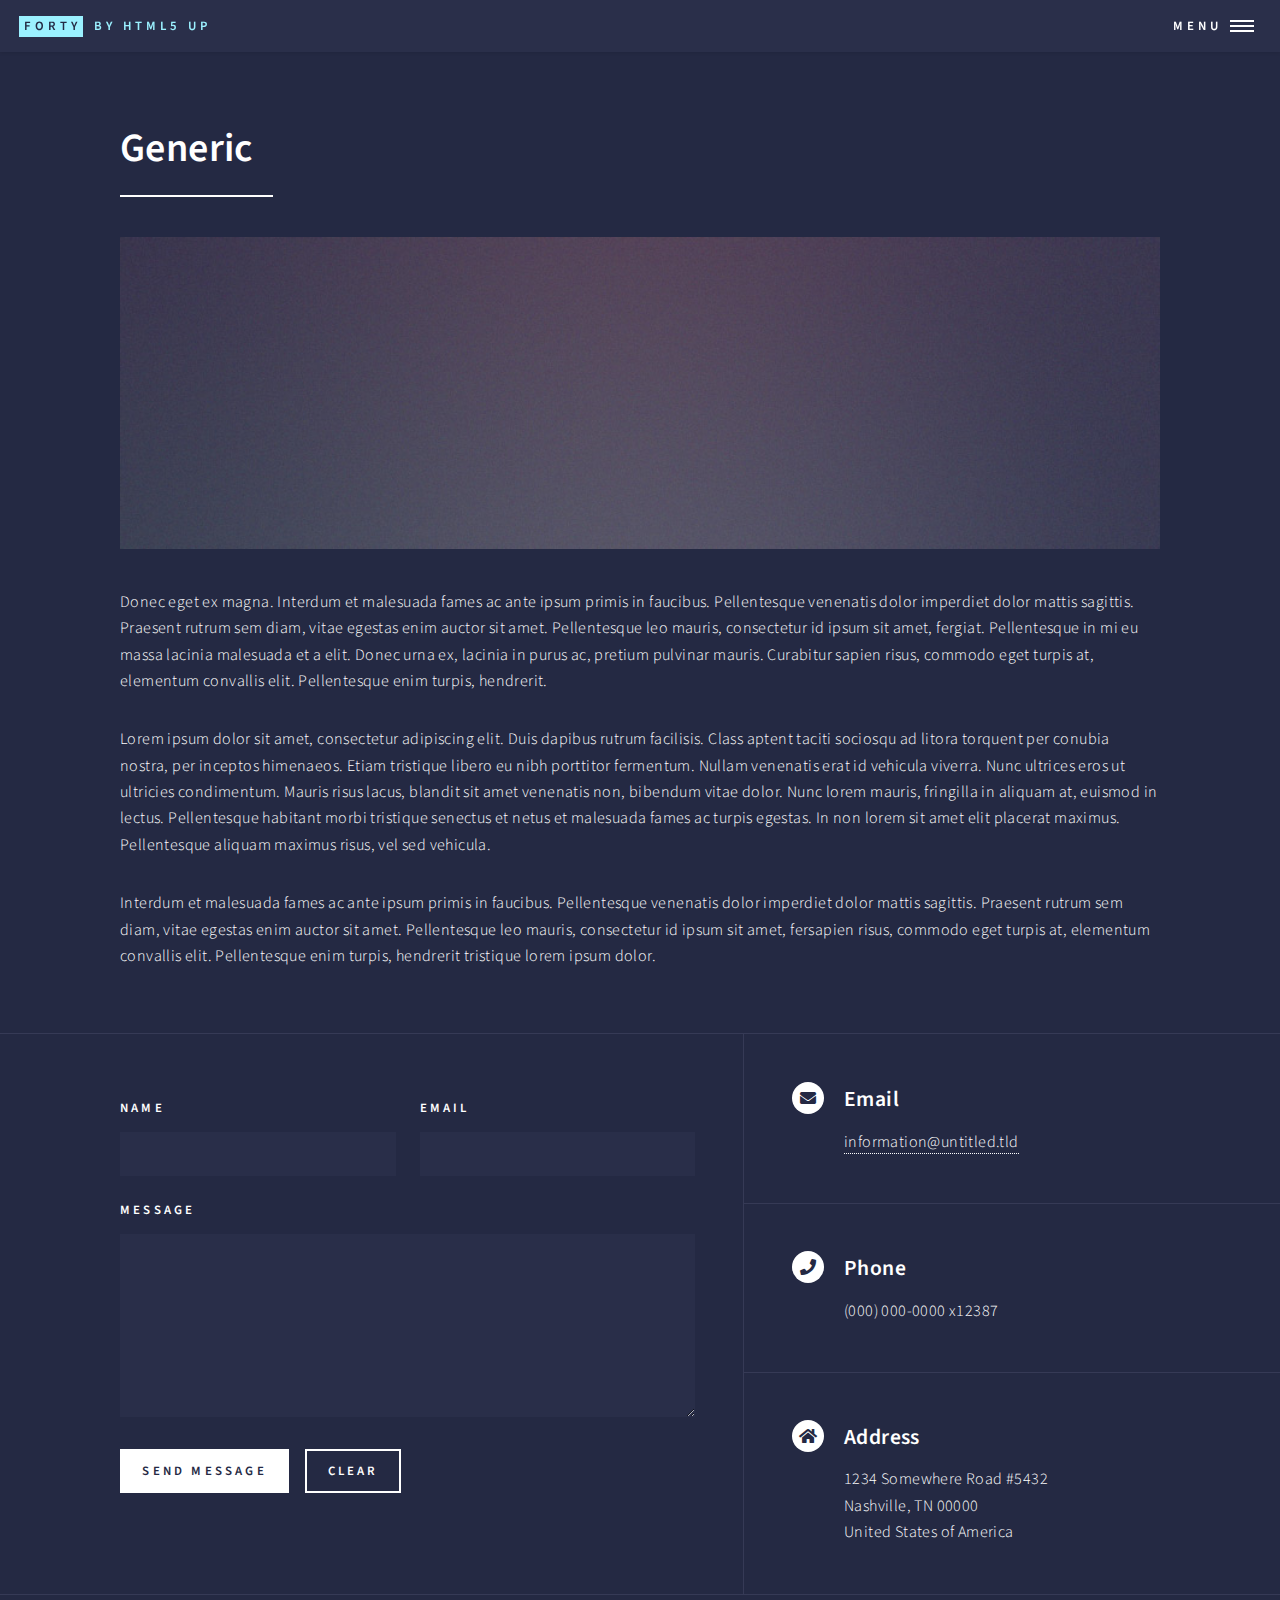
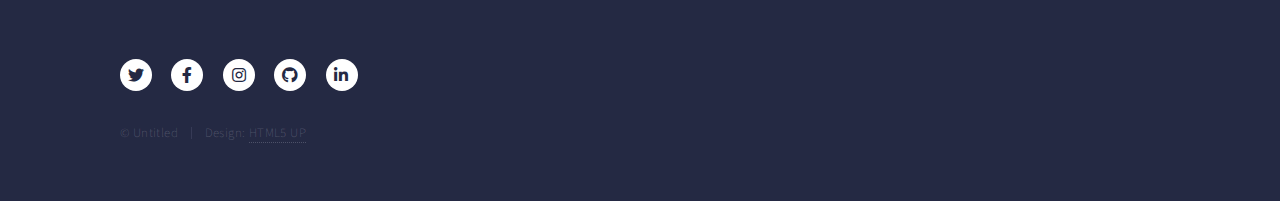
<file: generic.html>
<!DOCTYPE HTML>
<!--
	Forty by HTML5 UP
	html5up.net | @ajlkn
	Free for personal and commercial use under the CCA 3.0 license (html5up.net/license)
-->
<html>
	<head>
		<title>Generic - Forty by HTML5 UP</title>
		<meta charset="utf-8" />
		<meta name="viewport" content="width=device-width, initial-scale=1, user-scalable=no" />
		<link rel="stylesheet" href="assets/css/main.css" />
		<noscript><link rel="stylesheet" href="assets/css/noscript.css" /></noscript>
	</head>
	<body class="is-preload">

		<!-- Wrapper -->
			<div id="wrapper">

				<!-- Header -->
					<header id="header">
						<a href="index.html" class="logo"><strong>Forty</strong> <span>by HTML5 UP</span></a>
						<nav>
							<a href="#menu">Menu</a>
						</nav>
					</header>

				<!-- Menu -->
					<nav id="menu">
						<ul class="links">
							<li><a href="index.html">Home</a></li>
							<li><a href="landing.html">Landing</a></li>
							<li><a href="generic.html">Generic</a></li>
							<li><a href="elements.html">Elements</a></li>
						</ul>
						<ul class="actions stacked">
							<li><a href="#" class="button primary fit">Get Started</a></li>
							<li><a href="#" class="button fit">Log In</a></li>
						</ul>
					</nav>

				<!-- Main -->
					<div id="main" class="alt">

						<!-- One -->
							<section id="one">
								<div class="inner">
									<header class="major">
										<h1>Generic</h1>
									</header>
									<span class="image main"><img src="images/pic11.jpg" alt="" /></span>
									<p>Donec eget ex magna. Interdum et malesuada fames ac ante ipsum primis in faucibus. Pellentesque venenatis dolor imperdiet dolor mattis sagittis. Praesent rutrum sem diam, vitae egestas enim auctor sit amet. Pellentesque leo mauris, consectetur id ipsum sit amet, fergiat. Pellentesque in mi eu massa lacinia malesuada et a elit. Donec urna ex, lacinia in purus ac, pretium pulvinar mauris. Curabitur sapien risus, commodo eget turpis at, elementum convallis elit. Pellentesque enim turpis, hendrerit.</p>
									<p>Lorem ipsum dolor sit amet, consectetur adipiscing elit. Duis dapibus rutrum facilisis. Class aptent taciti sociosqu ad litora torquent per conubia nostra, per inceptos himenaeos. Etiam tristique libero eu nibh porttitor fermentum. Nullam venenatis erat id vehicula viverra. Nunc ultrices eros ut ultricies condimentum. Mauris risus lacus, blandit sit amet venenatis non, bibendum vitae dolor. Nunc lorem mauris, fringilla in aliquam at, euismod in lectus. Pellentesque habitant morbi tristique senectus et netus et malesuada fames ac turpis egestas. In non lorem sit amet elit placerat maximus. Pellentesque aliquam maximus risus, vel sed vehicula.</p>
									<p>Interdum et malesuada fames ac ante ipsum primis in faucibus. Pellentesque venenatis dolor imperdiet dolor mattis sagittis. Praesent rutrum sem diam, vitae egestas enim auctor sit amet. Pellentesque leo mauris, consectetur id ipsum sit amet, fersapien risus, commodo eget turpis at, elementum convallis elit. Pellentesque enim turpis, hendrerit tristique lorem ipsum dolor.</p>
								</div>
							</section>

					</div>

				<!-- Contact -->
					<section id="contact">
						<div class="inner">
							<section>
								<form method="post" action="#">
									<div class="fields">
										<div class="field half">
											<label for="name">Name</label>
											<input type="text" name="name" id="name" />
										</div>
										<div class="field half">
											<label for="email">Email</label>
											<input type="text" name="email" id="email" />
										</div>
										<div class="field">
											<label for="message">Message</label>
											<textarea name="message" id="message" rows="6"></textarea>
										</div>
									</div>
									<ul class="actions">
										<li><input type="submit" value="Send Message" class="primary" /></li>
										<li><input type="reset" value="Clear" /></li>
									</ul>
								</form>
							</section>
							<section class="split">
								<section>
									<div class="contact-method">
										<span class="icon solid alt fa-envelope"></span>
										<h3>Email</h3>
										<a href="#">information@untitled.tld</a>
									</div>
								</section>
								<section>
									<div class="contact-method">
										<span class="icon solid alt fa-phone"></span>
										<h3>Phone</h3>
										<span>(000) 000-0000 x12387</span>
									</div>
								</section>
								<section>
									<div class="contact-method">
										<span class="icon solid alt fa-home"></span>
										<h3>Address</h3>
										<span>1234 Somewhere Road #5432<br />
										Nashville, TN 00000<br />
										United States of America</span>
									</div>
								</section>
							</section>
						</div>
					</section>

				<!-- Footer -->
					<footer id="footer">
						<div class="inner">
							<ul class="icons">
								<li><a href="#" class="icon brands alt fa-twitter"><span class="label">Twitter</span></a></li>
								<li><a href="#" class="icon brands alt fa-facebook-f"><span class="label">Facebook</span></a></li>
								<li><a href="#" class="icon brands alt fa-instagram"><span class="label">Instagram</span></a></li>
								<li><a href="#" class="icon brands alt fa-github"><span class="label">GitHub</span></a></li>
								<li><a href="#" class="icon brands alt fa-linkedin-in"><span class="label">LinkedIn</span></a></li>
							</ul>
							<ul class="copyright">
								<li>&copy; Untitled</li><li>Design: <a href="https://html5up.net">HTML5 UP</a></li>
							</ul>
						</div>
					</footer>

			</div>

		<!-- Scripts -->
			<script src="assets/js/jquery.min.js"></script>
			<script src="assets/js/jquery.scrolly.min.js"></script>
			<script src="assets/js/jquery.scrollex.min.js"></script>
			<script src="assets/js/browser.min.js"></script>
			<script src="assets/js/breakpoints.min.js"></script>
			<script src="assets/js/util.js"></script>
			<script src="assets/js/main.js"></script>

	</body>
</html>
</file>
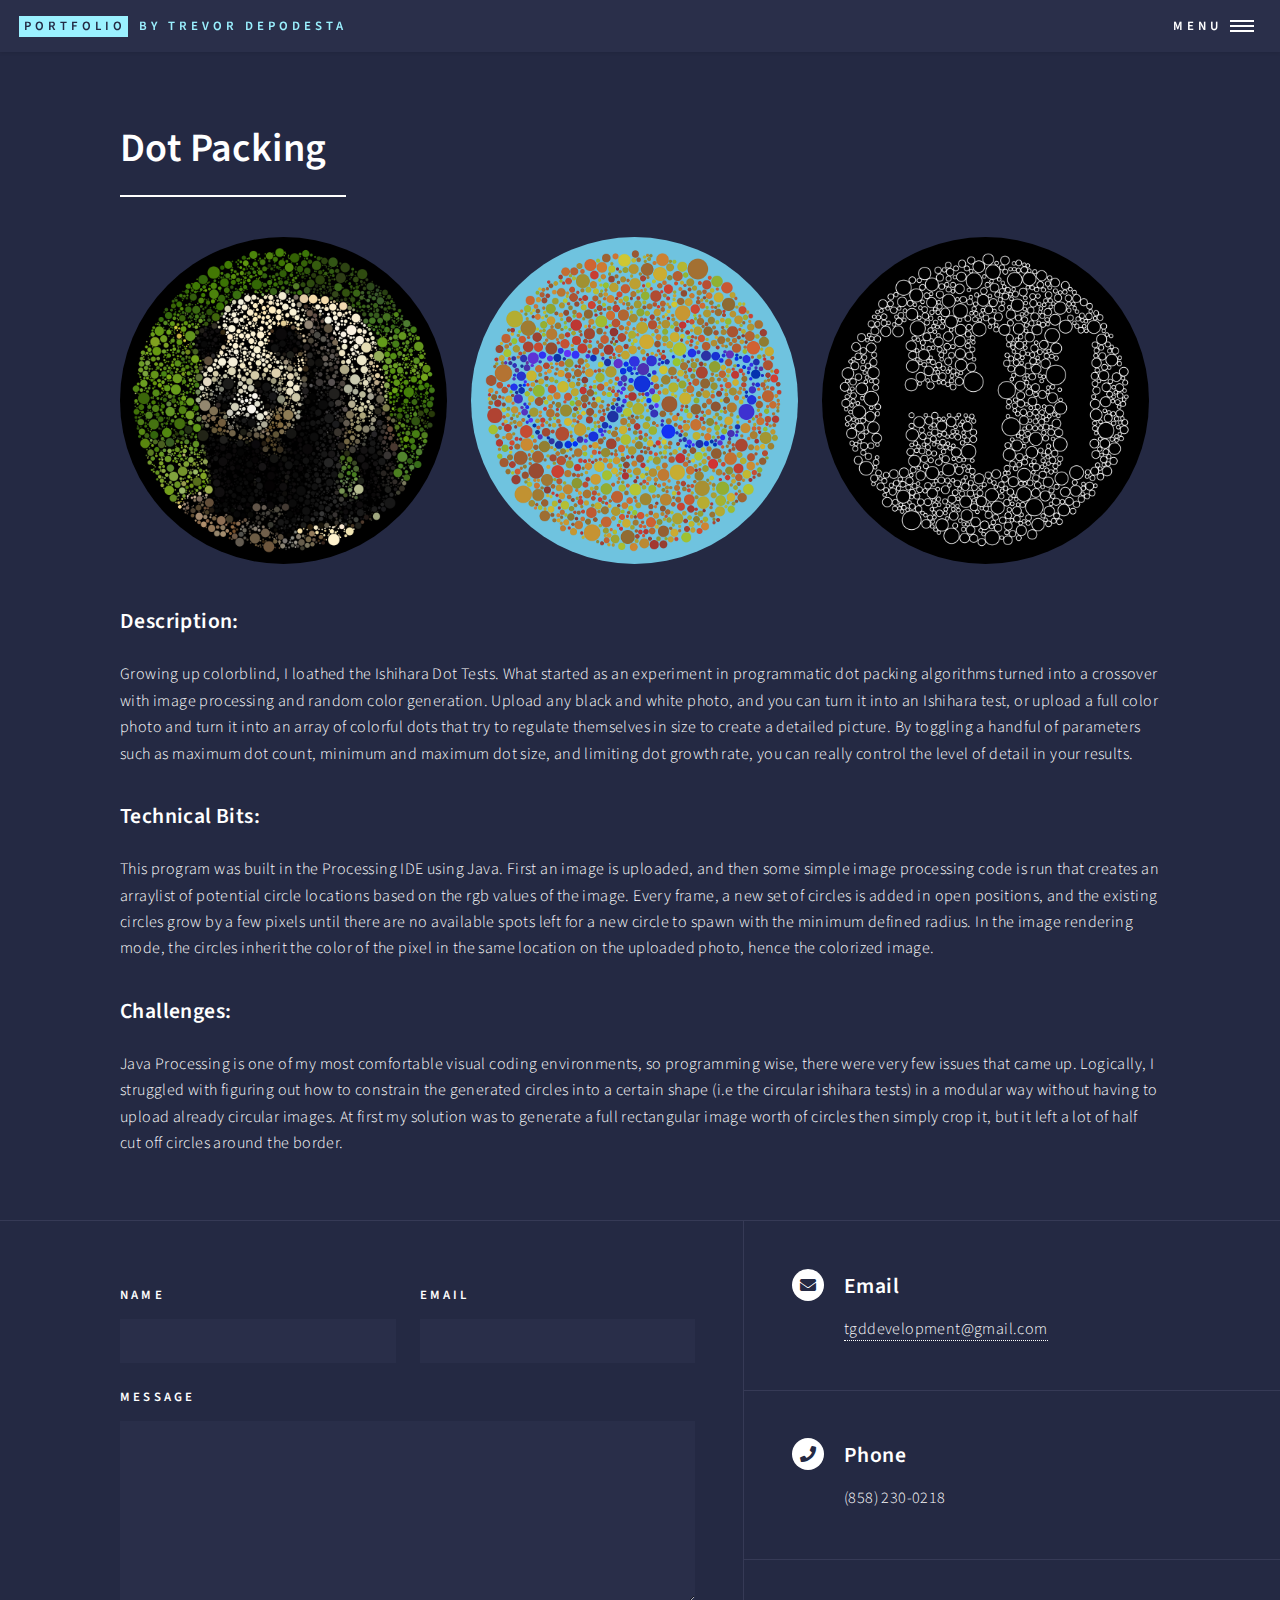
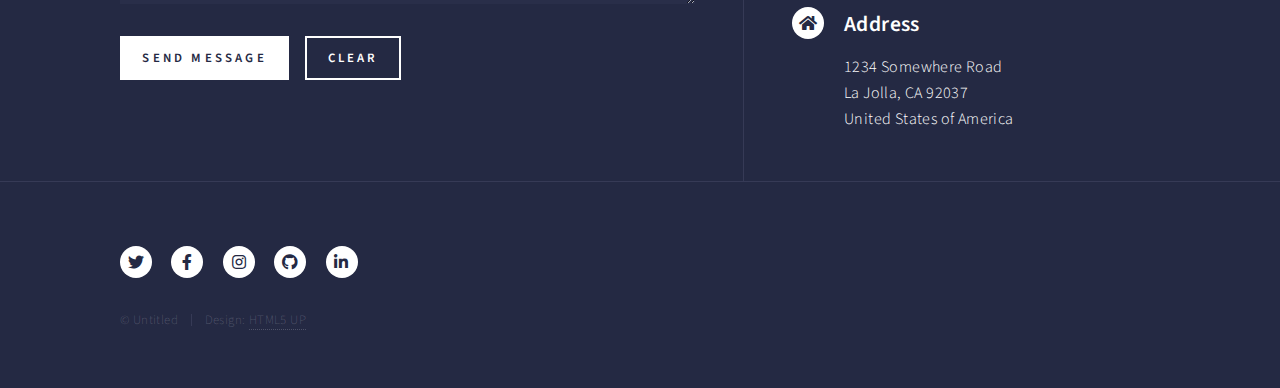
<file: details/ishihara.html>
<!DOCTYPE HTML>
<html>
	<head>
		<title>Dot Packing</title>
		<meta charset="utf-8" />
		<meta name="viewport" content="width=device-width, initial-scale=1, user-scalable=no" />
		<link rel="stylesheet" href="../assets/css/main.css" />
		<noscript><link rel="stylesheet" href="../assets/css/noscript.css" /></noscript>
	</head>
	<body class="is-preload">

		<!-- Wrapper -->
			<div id="wrapper">

				<!-- Header -->
					<header id="header">
						<a href="../index.html" class="logo"><strong>PORTFOLIO</strong> <span>by Trevor DePodesta</span></a>
						<nav>
							<a href="#menu">Menu</a>
						</nav>
					</header>

				<!-- Menu -->
					<nav id="menu">
						<ul class="links">
							<li><a href="../index.html">Home</a></li>
							<li><a href="../programming.html">Programming</a></li>
							<li><a href="../design.html">Design</a></li>
						</ul>
					</nav>

				<!-- Main -->
					<div id="main" class="alt">

						<!-- One -->
							<section id="one">
								<div class="inner">
									<header class="major">
										<h1>Dot Packing</h1>
									</header>
									<span class="image main">
										<div class="row">
										<div class="column" style="width:33%">
										<img src="../images/panda.png" alt="" style="border-radius:50%" />
										</div>
										<div class="column" style="width:33%">
										<img src="../images/ish.png" alt="" style="border-radius:50%" />
										</div>
										<div class="column" style="width:33%">
										<img src="../images/hi.png" alt="" style="border-radius:50%" />
										</div>
										</div>
									</span>
									<h3>Description:</h3>
									<p>Growing up colorblind, I loathed the Ishihara Dot Tests.  What started as an experiment in programmatic dot packing algorithms turned into a crossover with image processing and random color generation.  Upload any black and white photo, and you can turn it into an Ishihara test, or upload a full color photo and turn it into an array of colorful dots that try to regulate themselves in size to create a detailed picture.  By toggling a handful of parameters such as maximum dot count, minimum and maximum dot size, and limiting dot growth rate, you can really control the level of detail in your results.</p>
									<h3>Technical Bits:</h3>
									<p>This program was built in the Processing IDE using Java.  First an image is uploaded, and then some simple image processing code is run that creates an arraylist of potential circle locations based on the rgb values of the image.  Every frame, a new set of circles is added in open positions, and the existing circles grow by a few pixels until there are no available spots left for a new circle to spawn with the minimum defined radius.  In the image rendering mode, the circles inherit the color of the pixel in the same location on the uploaded photo, hence the colorized image.</p>
									<h3>Challenges:</h3>
									<p>Java Processing is one of my most comfortable visual coding environments, so programming wise, there were very few issues that came up.  Logically, I struggled with figuring out how to constrain the generated circles into a certain shape (i.e the circular ishihara tests) in a modular way without having to upload already circular images.  At first my solution was to generate a full rectangular image worth of circles then simply crop it, but it left a lot of half cut off circles around the border.</p>
								</div>
							</section>

					</div>

				<!-- Contact -->
					<section id="contact">
						<div class="inner">
							<section>
								<form method="post" action="https://formspree.io/f/xrgrbkwn">
									<div class="fields">
										<div class="field half">
											<label for="name">Name</label>
											<input type="text" name="name" id="name" />
										</div>
										<div class="field half">
											<label for="email">Email</label>
											<input type="text" name="email" id="email" />
										</div>
										<div class="field">
											<label for="message">Message</label>
											<textarea name="message" id="message" rows="6"></textarea>
										</div>
									</div>
									<ul class="actions">
										<li><input type="submit" value="Send Message" class="primary" /></li>
										<li><input type="reset" value="Clear" /></li>
									</ul>
								</form>
							</section>
							<section class="split">
								<section>
									<div class="contact-method">
										<span class="icon solid alt fa-envelope"></span>
										<h3>Email</h3>
										<a href="#">tgddevelopment@gmail.com</a>
									</div>
								</section>
								<section>
									<div class="contact-method">
										<span class="icon solid alt fa-phone"></span>
										<h3>Phone</h3>
										<span>(858) 230-0218</span>
									</div>
								</section>
								<section>
									<div class="contact-method">
										<span class="icon solid alt fa-home"></span>
										<h3>Address</h3>
										<span>1234 Somewhere Road<br />
										La Jolla, CA 92037<br />
										United States of America</span>
									</div>
								</section>
							</section>
						</div>
					</section>

				<!-- Footer -->
					<footer id="footer">
						<div class="inner">
							<ul class="icons">
								<li><a href="#" class="icon brands alt fa-twitter"><span class="label">Twitter</span></a></li>
								<li><a href="#" class="icon brands alt fa-facebook-f"><span class="label">Facebook</span></a></li>
								<li><a href="#" class="icon brands alt fa-instagram"><span class="label">Instagram</span></a></li>
								<li><a href="#" class="icon brands alt fa-github"><span class="label">GitHub</span></a></li>
								<li><a href="#" class="icon brands alt fa-linkedin-in"><span class="label">LinkedIn</span></a></li>
							</ul>
							<ul class="copyright">
								<li>&copy; Untitled</li><li>Design: <a href="https://html5up.net">HTML5 UP</a></li>
							</ul>
						</div>
					</footer>

			</div>

		<!-- Scripts -->
			<script src="../assets/js/jquery.min.js"></script>
			<script src="../assets/js/jquery.scrolly.min.js"></script>
			<script src="../assets/js/jquery.scrollex.min.js"></script>
			<script src="../assets/js/browser.min.js"></script>
			<script src="../assets/js/breakpoints.min.js"></script>
			<script src="../assets/js/util.js"></script>
			<script src="../assets/js/main.js"></script>

	</body>
</html>
</file>
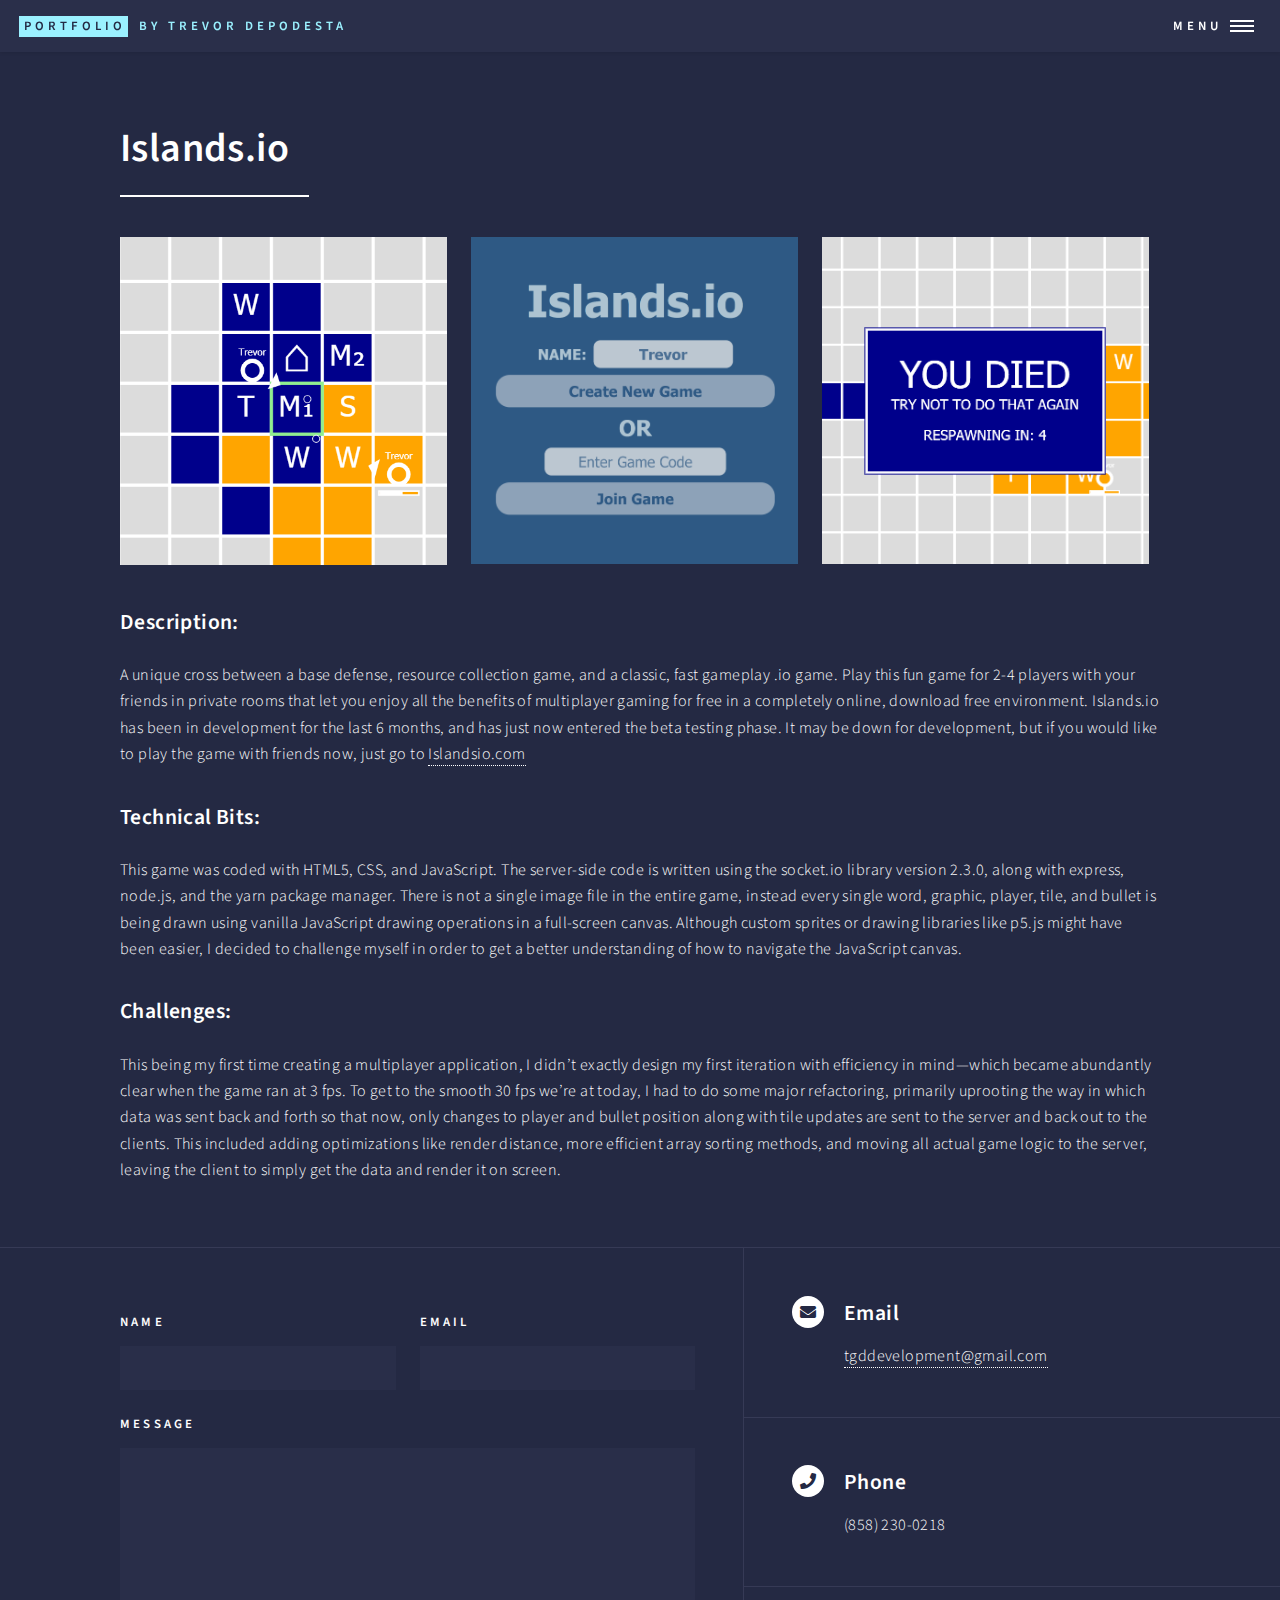
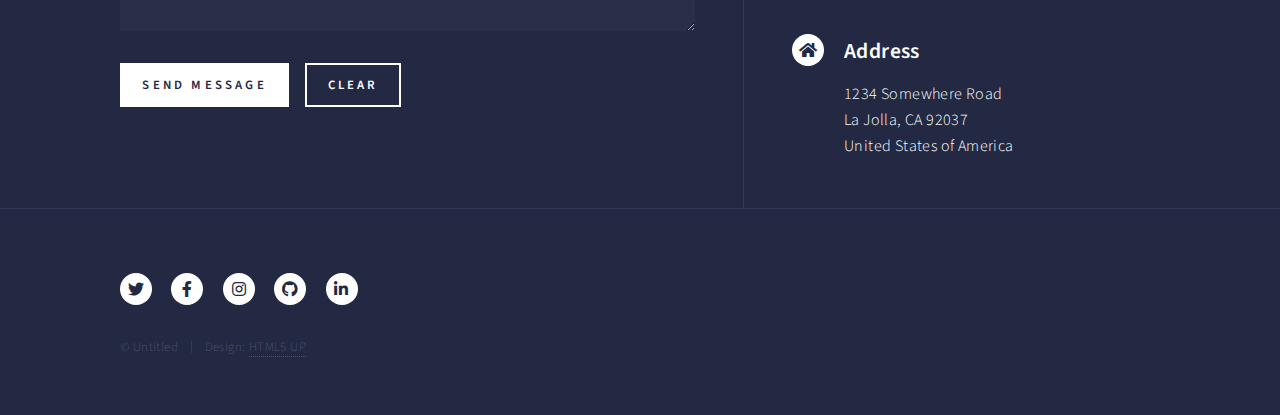
<file: details/islandsio.html>
<!DOCTYPE HTML>
<html>
	<head>
		<title>Islands.io</title>
		<meta charset="utf-8" />
		<meta name="viewport" content="width=device-width, initial-scale=1, user-scalable=no" />
		<link rel="stylesheet" href="../assets/css/main.css" />
		<noscript><link rel="stylesheet" href="../assets/css/noscript.css" /></noscript>
	</head>
	<body class="is-preload">

		<!-- Wrapper -->
			<div id="wrapper">

				<!-- Header -->
					<header id="header">
						<a href="../index.html" class="logo"><strong>PORTFOLIO</strong> <span>by Trevor DePodesta</span></a>
						<nav>
							<a href="#menu">Menu</a>
						</nav>
					</header>

				<!-- Menu -->
					<nav id="menu">
						<ul class="links">
							<li><a href="../index.html">Home</a></li>
							<li><a href="../programming.html">Programming</a></li>
							<li><a href="../design.html">Design</a></li>
						</ul>
					</nav>

				<!-- Main -->
					<div id="main" class="alt">

						<!-- One -->
							<section id="one">
								<div class="inner">
									<header class="major">
										<h1>Islands.io</h1>
									</header>
									<span class="image main">
										<div class="row">
										<div class="column" style="width:33%">
										<img src="../images/islands3.png" alt="" />
										</div>
										<div class="column" style="width:33%">
										<img src="../images/islands1.png" alt="" />
										</div>
										<div class="column" style="width:33%">
										<img src="../images/islands2.png" alt="" />
										</div>
										</div>
									</span>
									<h3>Description:</h3>
									<p>A unique cross between a base defense, resource collection game, and a classic, fast gameplay .io game.  Play this fun game for 2-4 players with your friends in private rooms that let you enjoy all the benefits of multiplayer gaming for free in a completely online, download free environment. Islands.io has been in development for the last 6 months, and has just now entered the beta testing phase.  It may be down for development, but if you would like to play the game with friends now, just go to <a href="https://objective-agnesi-243dd3.netlify.app/">Islandsio.com</a></p>
									<h3>Technical Bits:</h3>
									<p>This game was coded with HTML5, CSS, and JavaScript.  The server-side code is written using the socket.io library version 2.3.0, along with express, node.js, and the yarn package manager.  There is not a single image file in the entire game, instead every single word, graphic, player, tile, and bullet is being drawn using vanilla JavaScript drawing operations in a full-screen canvas.  Although custom sprites or drawing libraries like p5.js might have been easier, I decided to challenge myself in order to get a better understanding of how to navigate the JavaScript canvas.</p>
									<h3>Challenges:</h3>
									<p>This being my first time creating a multiplayer application, I didn’t exactly design my first iteration with efficiency in mind—which became abundantly clear when the game ran at 3 fps.  To get to the smooth 30 fps we’re at today, I had to do some major refactoring, primarily uprooting the way in which data was sent back and forth so that now, only changes to player and bullet position along with tile updates are sent to the server and back out to the clients.  This included adding optimizations like render distance, more efficient array sorting methods, and moving all actual game logic to the server, leaving the client to simply get the data and render it on screen.</p>
								</div>
							</section>

					</div>

				<!-- Contact -->
					<section id="contact">
						<div class="inner">
							<section>
								<form method="post" action="https://formspree.io/f/xrgrbkwn">
									<div class="fields">
										<div class="field half">
											<label for="name">Name</label>
											<input type="text" name="name" id="name" />
										</div>
										<div class="field half">
											<label for="email">Email</label>
											<input type="text" name="email" id="email" />
										</div>
										<div class="field">
											<label for="message">Message</label>
											<textarea name="message" id="message" rows="6"></textarea>
										</div>
									</div>
									<ul class="actions">
										<li><input type="submit" value="Send Message" class="primary" /></li>
										<li><input type="reset" value="Clear" /></li>
									</ul>
								</form>
							</section>
							<section class="split">
								<section>
									<div class="contact-method">
										<span class="icon solid alt fa-envelope"></span>
										<h3>Email</h3>
										<a href="#">tgddevelopment@gmail.com</a>
									</div>
								</section>
								<section>
									<div class="contact-method">
										<span class="icon solid alt fa-phone"></span>
										<h3>Phone</h3>
										<span>(858) 230-0218</span>
									</div>
								</section>
								<section>
									<div class="contact-method">
										<span class="icon solid alt fa-home"></span>
										<h3>Address</h3>
										<span>1234 Somewhere Road<br />
										La Jolla, CA 92037<br />
										United States of America</span>
									</div>
								</section>
							</section>
						</div>
					</section>

				<!-- Footer -->
					<footer id="footer">
						<div class="inner">
							<ul class="icons">
								<li><a href="#" class="icon brands alt fa-twitter"><span class="label">Twitter</span></a></li>
								<li><a href="#" class="icon brands alt fa-facebook-f"><span class="label">Facebook</span></a></li>
								<li><a href="#" class="icon brands alt fa-instagram"><span class="label">Instagram</span></a></li>
								<li><a href="#" class="icon brands alt fa-github"><span class="label">GitHub</span></a></li>
								<li><a href="#" class="icon brands alt fa-linkedin-in"><span class="label">LinkedIn</span></a></li>
							</ul>
							<ul class="copyright">
								<li>&copy; Untitled</li><li>Design: <a href="https://html5up.net">HTML5 UP</a></li>
							</ul>
						</div>
					</footer>

			</div>

		<!-- Scripts -->
			<script src="../assets/js/jquery.min.js"></script>
			<script src="../assets/js/jquery.scrolly.min.js"></script>
			<script src="../assets/js/jquery.scrollex.min.js"></script>
			<script src="../assets/js/browser.min.js"></script>
			<script src="../assets/js/breakpoints.min.js"></script>
			<script src="../assets/js/util.js"></script>
			<script src="../assets/js/main.js"></script>

	</body>
</html>
</file>
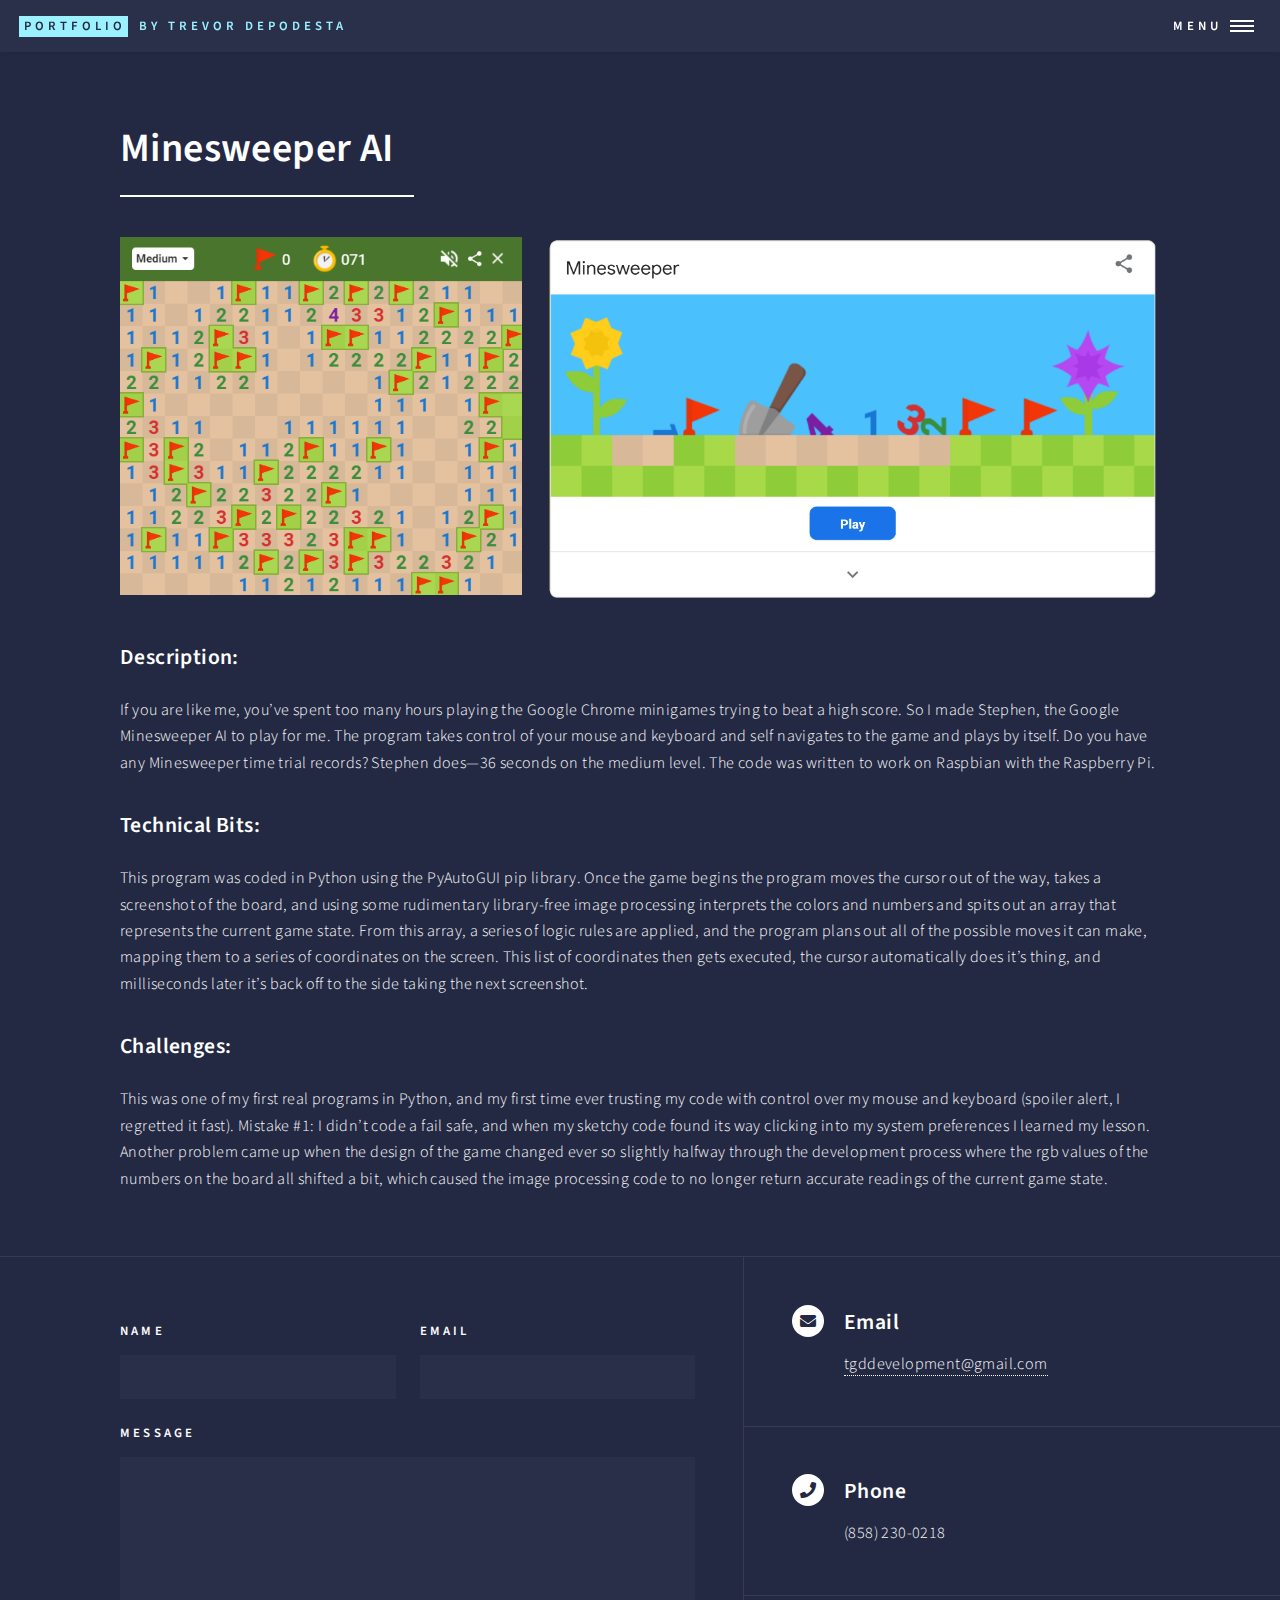
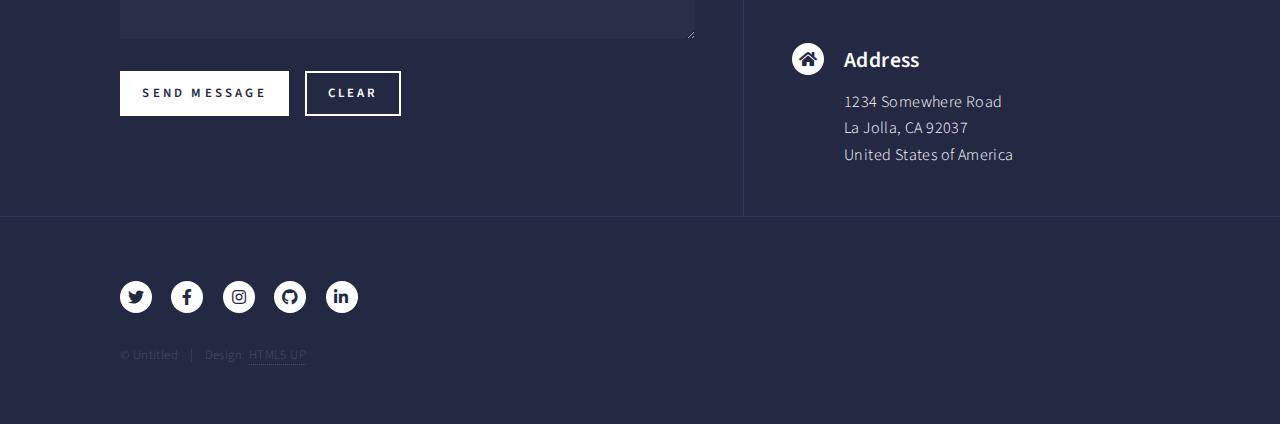
<file: details/minesweeperai.html>
<!DOCTYPE HTML>
<html>
	<head>
		<title>Minesweeper AI</title>
		<meta charset="utf-8" />
		<meta name="viewport" content="width=device-width, initial-scale=1, user-scalable=no" />
		<link rel="stylesheet" href="../assets/css/main.css" />
		<noscript><link rel="stylesheet" href="../assets/css/noscript.css" /></noscript>
	</head>
	<body class="is-preload">

		<!-- Wrapper -->
			<div id="wrapper">

				<!-- Header -->
					<header id="header">
						<a href="../index.html" class="logo"><strong>PORTFOLIO</strong> <span>by Trevor DePodesta</span></a>
						<nav>
							<a href="#menu">Menu</a>
						</nav>
					</header>

				<!-- Menu -->
					<nav id="menu">
						<ul class="links">
							<li><a href="../index.html">Home</a></li>
							<li><a href="../programming.html">Programming</a></li>
							<li><a href="../design.html">Design</a></li>
						</ul>
					</nav>

				<!-- Main -->
					<div id="main" class="alt">

						<!-- One -->
							<section id="one">
								<div class="inner">
									<header class="major">
										<h1>Minesweeper AI</h1>
									</header>
									<span class="image main">
										<div class="row">
										<div class="column" style="width:40%">
										<img src="../images/minesweeper.png" alt="" />
										</div>
										<div class="column" style="width:60%">
										<img src="../images/minesweeperstart.png" alt="" />
										</div>
										</div>
									</span>
									<h3>Description:</h3>
									<p>If you are like me, you’ve spent too many hours playing the Google Chrome minigames trying to beat a high score.  So I made Stephen, the Google Minesweeper AI to play for me.  The program takes control of your mouse and keyboard and self navigates to the game and plays by itself.  Do you have any Minesweeper time trial records?  Stephen does—36 seconds on the medium level.  The code was written to work on Raspbian with the Raspberry Pi.</p>
									<h3>Technical Bits:</h3>
									<p>This program was coded in Python using the PyAutoGUI pip library.  Once the game begins the program moves the cursor out of the way, takes a screenshot of the board, and using some rudimentary library-free image processing interprets the colors and numbers and spits out an array that represents the current game state.  From this array, a series of logic rules are applied, and the program plans out all of the possible moves it can make, mapping them to a series of coordinates on the screen.  This list of coordinates then gets executed, the cursor automatically does it’s thing, and milliseconds later it’s back off to the side taking the next screenshot.</p>
									<h3>Challenges:</h3>
									<p>This was one of my first real programs in Python, and my first time ever trusting my code with control over my mouse and keyboard (spoiler alert, I regretted it fast).  Mistake #1: I didn’t code a fail safe, and when my sketchy code found its way clicking into my system preferences I learned my lesson.  Another problem came up when the design of the game changed ever so slightly halfway through the development process where the rgb values of the numbers on the board all shifted a bit, which caused the image processing code to no longer return accurate readings of the current game state.</p>
								</div>
							</section>

					</div>

				<!-- Contact -->
					<section id="contact">
						<div class="inner">
							<section>
								<form method="post" action="https://formspree.io/f/xrgrbkwn">
									<div class="fields">
										<div class="field half">
											<label for="name">Name</label>
											<input type="text" name="name" id="name" />
										</div>
										<div class="field half">
											<label for="email">Email</label>
											<input type="text" name="email" id="email" />
										</div>
										<div class="field">
											<label for="message">Message</label>
											<textarea name="message" id="message" rows="6"></textarea>
										</div>
									</div>
									<ul class="actions">
										<li><input type="submit" value="Send Message" class="primary" /></li>
										<li><input type="reset" value="Clear" /></li>
									</ul>
								</form>
							</section>
							<section class="split">
								<section>
									<div class="contact-method">
										<span class="icon solid alt fa-envelope"></span>
										<h3>Email</h3>
										<a href="#">tgddevelopment@gmail.com</a>
									</div>
								</section>
								<section>
									<div class="contact-method">
										<span class="icon solid alt fa-phone"></span>
										<h3>Phone</h3>
										<span>(858) 230-0218</span>
									</div>
								</section>
								<section>
									<div class="contact-method">
										<span class="icon solid alt fa-home"></span>
										<h3>Address</h3>
										<span>1234 Somewhere Road<br />
										La Jolla, CA 92037<br />
										United States of America</span>
									</div>
								</section>
							</section>
						</div>
					</section>

				<!-- Footer -->
					<footer id="footer">
						<div class="inner">
							<ul class="icons">
								<li><a href="#" class="icon brands alt fa-twitter"><span class="label">Twitter</span></a></li>
								<li><a href="#" class="icon brands alt fa-facebook-f"><span class="label">Facebook</span></a></li>
								<li><a href="#" class="icon brands alt fa-instagram"><span class="label">Instagram</span></a></li>
								<li><a href="#" class="icon brands alt fa-github"><span class="label">GitHub</span></a></li>
								<li><a href="#" class="icon brands alt fa-linkedin-in"><span class="label">LinkedIn</span></a></li>
							</ul>
							<ul class="copyright">
								<li>&copy; Untitled</li><li>Design: <a href="https://html5up.net">HTML5 UP</a></li>
							</ul>
						</div>
					</footer>

			</div>

		<!-- Scripts -->
			<script src="../assets/js/jquery.min.js"></script>
			<script src="../assets/js/jquery.scrolly.min.js"></script>
			<script src="../assets/js/jquery.scrollex.min.js"></script>
			<script src="../assets/js/browser.min.js"></script>
			<script src="../assets/js/breakpoints.min.js"></script>
			<script src="../assets/js/util.js"></script>
			<script src="../assets/js/main.js"></script>

	</body>
</html>
</file>
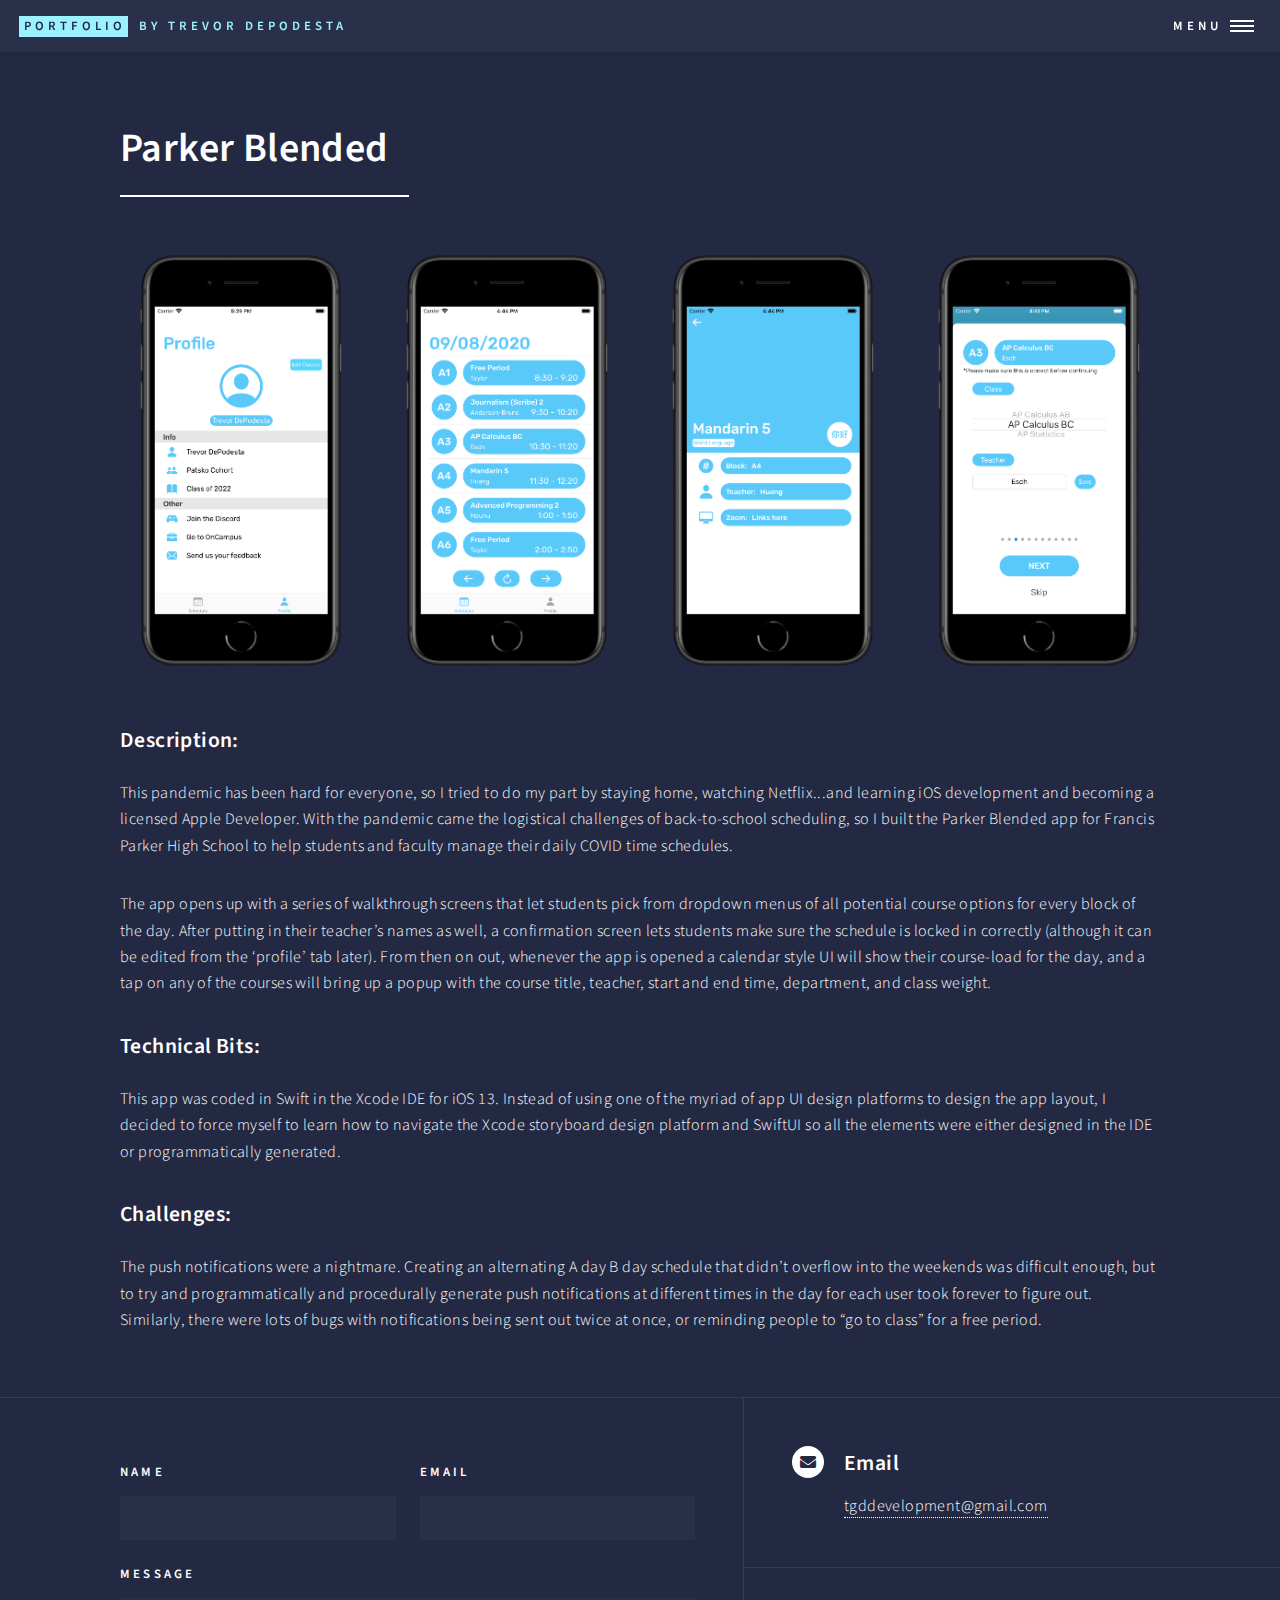
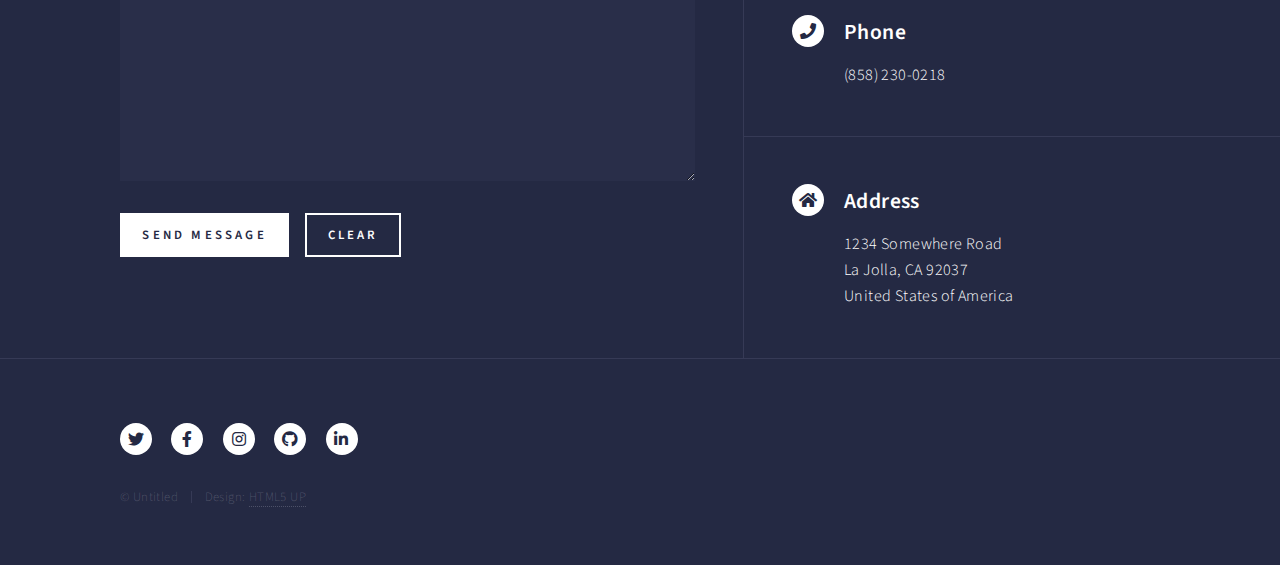
<file: details/parkerblended.html>
<!DOCTYPE HTML>
<html>
	<head>
		<title>Parker Blended</title>
		<meta charset="utf-8" />
		<meta name="viewport" content="width=device-width, initial-scale=1, user-scalable=no" />
		<link rel="stylesheet" href="../assets/css/main.css" />
		<noscript><link rel="stylesheet" href="../assets/css/noscript.css" /></noscript>
	</head>
	<body class="is-preload">

		<!-- Wrapper -->
			<div id="wrapper">

				<!-- Header -->
					<header id="header">
						<a href="../index.html" class="logo"><strong>PORTFOLIO</strong> <span>by Trevor DePodesta</span></a>
						<nav>
							<a href="#menu">Menu</a>
						</nav>
					</header>

				<!-- Menu -->
					<nav id="menu">
						<ul class="links">
							<li><a href="../index.html">Home</a></li>
							<li><a href="../programming.html">Programming</a></li>
							<li><a href="../design.html">Design</a></li>
						</ul>
					</nav>

				<!-- Main -->
					<div id="main" class="alt">

						<!-- One -->
							<section id="one">
								<div class="inner">
									<header class="major">
										<h1>Parker Blended</h1>
									</header>
									<span class="image main">
										<div class="row">
										<div class="column">
										<img class="phone" src="../images/pb5.png" alt="" />
										</div>
										<div class="column">
										<img class="phone" src="../images/pb1.png" alt="" />
										</div>
										<div class="column">
										<img class="phone" src="../images/pb4.png" alt="" />
										</div>
										<div class="column">
										<img class="phone" src="../images/pb3.png" alt="" />
										</div>
										</div>
									</span>
									<h3>Description:</h3>
									<p>This pandemic has been hard for everyone, so I tried to do my part by staying home, watching Netflix...and learning iOS development and becoming a licensed Apple Developer.  With the pandemic came the logistical challenges of back-to-school scheduling, so I built the Parker Blended app for Francis Parker High School to help students and faculty manage their daily COVID time schedules.</p>
									<p>The app opens up with a series of walkthrough screens that let students pick from dropdown menus of all potential course options for every block of the day.  After putting in their teacher’s names as well, a confirmation screen lets students make sure the schedule is locked in correctly (although it can be edited from the ‘profile’ tab later).  From then on out, whenever the app is opened a calendar style UI will show their course-load for the day, and a tap on any of the courses will bring up a popup with the course title, teacher, start and end time, department, and class weight.</p>
									<h3>Technical Bits:</h3>
									<p>This app was coded in Swift in the Xcode IDE for iOS 13.  Instead of using one of the myriad of app UI design platforms to design the app layout, I decided to force myself to learn how to navigate the Xcode storyboard design platform and SwiftUI so all the elements were either designed in the IDE or programmatically generated.</p>
									<h3>Challenges:</h3>
									<p>The push notifications were a nightmare.  Creating an alternating A day B day schedule that didn’t overflow into the weekends was difficult enough, but to try and programmatically and procedurally generate push notifications at different times in the day for each user took forever to figure out.  Similarly, there were lots of bugs with notifications being sent out twice at once, or reminding people to “go to class” for a free period.</p>
								</div>
							</section>

					</div>

				<!-- Contact -->
					<section id="contact">
						<div class="inner">
							<section>
								<form method="post" action="https://formspree.io/f/xrgrbkwn">
									<div class="fields">
										<div class="field half">
											<label for="name">Name</label>
											<input type="text" name="name" id="name" />
										</div>
										<div class="field half">
											<label for="email">Email</label>
											<input type="text" name="email" id="email" />
										</div>
										<div class="field">
											<label for="message">Message</label>
											<textarea name="message" id="message" rows="6"></textarea>
										</div>
									</div>
									<ul class="actions">
										<li><input type="submit" value="Send Message" class="primary" /></li>
										<li><input type="reset" value="Clear" /></li>
									</ul>
								</form>
							</section>
							<section class="split">
								<section>
									<div class="contact-method">
										<span class="icon solid alt fa-envelope"></span>
										<h3>Email</h3>
										<a href="#">tgddevelopment@gmail.com</a>
									</div>
								</section>
								<section>
									<div class="contact-method">
										<span class="icon solid alt fa-phone"></span>
										<h3>Phone</h3>
										<span>(858) 230-0218</span>
									</div>
								</section>
								<section>
									<div class="contact-method">
										<span class="icon solid alt fa-home"></span>
										<h3>Address</h3>
										<span>1234 Somewhere Road<br />
										La Jolla, CA 92037<br />
										United States of America</span>
									</div>
								</section>
							</section>
						</div>
					</section>

				<!-- Footer -->
					<footer id="footer">
						<div class="inner">
							<ul class="icons">
								<li><a href="#" class="icon brands alt fa-twitter"><span class="label">Twitter</span></a></li>
								<li><a href="#" class="icon brands alt fa-facebook-f"><span class="label">Facebook</span></a></li>
								<li><a href="#" class="icon brands alt fa-instagram"><span class="label">Instagram</span></a></li>
								<li><a href="#" class="icon brands alt fa-github"><span class="label">GitHub</span></a></li>
								<li><a href="#" class="icon brands alt fa-linkedin-in"><span class="label">LinkedIn</span></a></li>
							</ul>
							<ul class="copyright">
								<li>&copy; Untitled</li><li>Design: <a href="https://html5up.net">HTML5 UP</a></li>
							</ul>
						</div>
					</footer>

			</div>

		<!-- Scripts -->
			<script src="../assets/js/jquery.min.js"></script>
			<script src="../assets/js/jquery.scrolly.min.js"></script>
			<script src="../assets/js/jquery.scrollex.min.js"></script>
			<script src="../assets/js/browser.min.js"></script>
			<script src="../assets/js/breakpoints.min.js"></script>
			<script src="../assets/js/util.js"></script>
			<script src="../assets/js/main.js"></script>

	</body>
</html>
</file>
<file: assets/css/noscript.css>
/*
	Forty by HTML5 UP
	html5up.net | @ajlkn
	Free for personal and commercial use under the CCA 3.0 license (html5up.net/license)
*/

/* Banner */

	body.is-preload #banner:after {
		opacity: 0.85;
	}

	body.is-preload #banner > .inner {
		-moz-filter: none;
		-webkit-filter: none;
		-ms-filter: none;
		filter: none;
		-moz-transform: none;
		-webkit-transform: none;
		-ms-transform: none;
		transform: none;
		opacity: 1;
	}
</file>
<file: assets/css/main.css>
@import url(fontawesome-all.min.css);
@import url("https://fonts.googleapis.com/css?family=Source+Sans+Pro:300,300italic,600,600italic");

/*
	Forty by HTML5 UP
	html5up.net | @ajlkn
	Free for personal and commercial use under the CCA 3.0 license (html5up.net/license)
*/

html, body, div, span, applet, object,
iframe, h1, h2, h3, h4, h5, h6, p, blockquote,
pre, a, abbr, acronym, address, big, cite,
code, del, dfn, em, img, ins, kbd, q, s, samp,
small, strike, strong, sub, sup, tt, var, b,
u, i, center, dl, dt, dd, ol, ul, li, fieldset,
form, label, legend, table, caption, tbody,
tfoot, thead, tr, th, td, article, aside,
canvas, details, embed, figure, figcaption,
footer, header, hgroup, menu, nav, output, ruby,
section, summary, time, mark, audio, video {
	margin: 0;
	padding: 0;
	border: 0;
	font-size: 100%;
	font: inherit;
	vertical-align: baseline;}

article, aside, details, figcaption, figure,
footer, header, hgroup, menu, nav, section {
	display: block;}

body {
	line-height: 1;
}

ol, ul {
	list-style: none;
}

blockquote, q {
	quotes: none;
}

	blockquote:before, blockquote:after, q:before, q:after {
		content: '';
		content: none;
	}

table {
	border-collapse: collapse;
	border-spacing: 0;
}

body {
	-webkit-text-size-adjust: none;
}

mark {
	background-color: transparent;
	color: inherit;
}

input::-moz-focus-inner {
	border: 0;
	padding: 0;
}

input, select, textarea {
	-moz-appearance: none;
	-webkit-appearance: none;
	-ms-appearance: none;
	appearance: none;
}

/* Basic */

	@-ms-viewport {
		width: device-width;
	}

	body {
		-ms-overflow-style: scrollbar;
	}

	@media screen and (max-width: 480px) {

		html, body {
			min-width: 320px;
		}

	}

	html {
		box-sizing: border-box;
	}

	*, *:before, *:after {
		box-sizing: inherit;
	}

	body {
		background: #242943;
	}

		body.is-preload *, body.is-preload *:before, body.is-preload *:after {
			-moz-animation: none !important;
			-webkit-animation: none !important;
			-ms-animation: none !important;
			animation: none !important;
			-moz-transition: none !important;
			-webkit-transition: none !important;
			-ms-transition: none !important;
			transition: none !important;
		}

/* Type */

	body, input, select, textarea {
		color: #ffffff;
		font-family: "Source Sans Pro", Helvetica, sans-serif;
		font-size: 17pt;
		font-weight: 300;
		letter-spacing: 0.025em;
		line-height: 1.65;
	}

		@media screen and (max-width: 1680px) {

			body, input, select, textarea {
				font-size: 14pt;
			}

		}

		@media screen and (max-width: 1280px) {

			body, input, select, textarea {
				font-size: 12pt;
			}

		}

		@media screen and (max-width: 360px) {

			body, input, select, textarea {
				font-size: 11pt;
			}

		}

	a {
		-moz-transition: color 0.2s ease-in-out, border-bottom-color 0.2s ease-in-out;
		-webkit-transition: color 0.2s ease-in-out, border-bottom-color 0.2s ease-in-out;
		-ms-transition: color 0.2s ease-in-out, border-bottom-color 0.2s ease-in-out;
		transition: color 0.2s ease-in-out, border-bottom-color 0.2s ease-in-out;
		border-bottom: dotted 1px;
		color: inherit;
		text-decoration: none;
	}

		a:hover {
			border-bottom-color: transparent;
			color: #9bf1ff !important;
		}

		a:active {
			color: #53e3fb !important;
		}

	strong, b {
		color: #ffffff;
		font-weight: 600;
	}

	em, i {
		font-style: italic;
	}

	p {
		margin: 0 0 2em 0;
	}

	h1, h2, h3, h4, h5, h6 {
		color: #ffffff;
		font-weight: 600;
		line-height: 1.65;
		margin: 0 0 1em 0;
	}

		h1 a, h2 a, h3 a, h4 a, h5 a, h6 a {
			color: inherit;
			border-bottom: 0;
		}

	h1 {
		font-size: 2.5em;
	}

	h2 {
		font-size: 1.75em;
	}

	h3 {
		font-size: 1.35em;
	}

	h4 {
		font-size: 1.1em;
	}

	h5 {
		font-size: 0.9em;
	}

	h6 {
		font-size: 0.7em;
	}

	@media screen and (max-width: 736px) {

		h1 {
			font-size: 2em;
		}

		h2 {
			font-size: 1.5em;
		}

		h3 {
			font-size: 1.25em;
		}

	}

	sub {
		font-size: 0.8em;
		position: relative;
		top: 0.5em;
	}

	sup {
		font-size: 0.8em;
		position: relative;
		top: -0.5em;
	}

	blockquote {
		border-left: solid 4px rgba(212, 212, 255, 0.1);
		font-style: italic;
		margin: 0 0 2em 0;
		padding: 0.5em 0 0.5em 2em;
	}

	code {
		background: rgba(212, 212, 255, 0.035);
		font-family: "Courier New", monospace;
		font-size: 0.9em;
		margin: 0 0.25em;
		padding: 0.25em 0.65em;
	}

	pre {
		-webkit-overflow-scrolling: touch;
		font-family: "Courier New", monospace;
		font-size: 0.9em;
		margin: 0 0 2em 0;
	}

		pre code {
			display: block;
			line-height: 1.75;
			padding: 1em 1.5em;
			overflow-x: auto;
		}

	hr {
		border: 0;
		border-bottom: solid 1px rgba(212, 212, 255, 0.1);
		margin: 2em 0;
	}

		hr.major {
			margin: 3em 0;
		}

	.align-left {
		text-align: left;
	}

	.align-center {
		text-align: center;
	}

	.align-right {
		text-align: right;
	}

/* Row */

	.row {
		display: flex;
		flex-wrap: wrap;
		box-sizing: border-box;
		align-items: stretch;
	}

		.row > * {
			box-sizing: border-box;
		}

		.row.gtr-uniform > * > :last-child {
			margin-bottom: 0;
		}

		.row.aln-left {
			justify-content: flex-start;
		}

		.row.aln-center {
			justify-content: center;
		}

		.row.aln-right {
			justify-content: flex-end;
		}

		.row.aln-top {
			align-items: flex-start;
		}

		.row.aln-middle {
			align-items: center;
		}

		.row.aln-bottom {
			align-items: flex-end;
		}

		.row > .imp {
			order: -1;
		}

		.row > .col-1 {
			width: 8.33333%;
		}

		.row > .off-1 {
			margin-left: 8.33333%;
		}

		.row > .col-2 {
			width: 16.66667%;
		}

		.row > .off-2 {
			margin-left: 16.66667%;
		}

		.row > .col-3 {
			width: 25%;
		}

		.row > .off-3 {
			margin-left: 25%;
		}

		.row > .col-4 {
			width: 33.33333%;
		}

		.row > .off-4 {
			margin-left: 33.33333%;
		}

		.row > .col-5 {
			width: 41.66667%;
		}

		.row > .off-5 {
			margin-left: 41.66667%;
		}

		.row > .col-6 {
			width: 50%;
		}

		.row > .off-6 {
			margin-left: 50%;
		}

		.row > .col-7 {
			width: 58.33333%;
		}

		.row > .off-7 {
			margin-left: 58.33333%;
		}

		.row > .col-8 {
			width: 66.66667%;
		}

		.row > .off-8 {
			margin-left: 66.66667%;
		}

		.row > .col-9 {
			width: 75%;
		}

		.row > .off-9 {
			margin-left: 75%;
		}

		.row > .col-10 {
			width: 83.33333%;
		}

		.row > .off-10 {
			margin-left: 83.33333%;
		}

		.row > .col-11 {
			width: 91.66667%;
		}

		.row > .off-11 {
			margin-left: 91.66667%;
		}

		.row > .col-12 {
			width: 100%;
		}

		.row > .off-12 {
			margin-left: 100%;
		}

		.row.gtr-0 {
			margin-top: 0;
			margin-left: 0em;
		}

			.row.gtr-0 > * {
				padding: 0 0 0 0em;
			}

			.row.gtr-0.gtr-uniform {
				margin-top: 0em;
			}

				.row.gtr-0.gtr-uniform > * {
					padding-top: 0em;
				}

		.row.gtr-25 {
			margin-top: 0;
			margin-left: -0.5em;
		}

			.row.gtr-25 > * {
				padding: 0 0 0 0.5em;
			}

			.row.gtr-25.gtr-uniform {
				margin-top: -0.5em;
			}

				.row.gtr-25.gtr-uniform > * {
					padding-top: 0.5em;
				}

		.row.gtr-50 {
			margin-top: 0;
			margin-left: -1em;
		}

			.row.gtr-50 > * {
				padding: 0 0 0 1em;
			}

			.row.gtr-50.gtr-uniform {
				margin-top: -1em;
			}

				.row.gtr-50.gtr-uniform > * {
					padding-top: 1em;
				}

		.row {
			margin-top: 0;
			margin-left: -2em;
		}

			.row > * {
				padding: 0 0 0 2em;
			}

			.row.gtr-uniform {
				margin-top: -2em;
			}

				.row.gtr-uniform > * {
					padding-top: 2em;
				}

		.row.gtr-150 {
			margin-top: 0;
			margin-left: -3em;
		}

			.row.gtr-150 > * {
				padding: 0 0 0 3em;
			}

			.row.gtr-150.gtr-uniform {
				margin-top: -3em;
			}

				.row.gtr-150.gtr-uniform > * {
					padding-top: 3em;
				}

		.row.gtr-200 {
			margin-top: 0;
			margin-left: -4em;
		}

			.row.gtr-200 > * {
				padding: 0 0 0 4em;
			}

			.row.gtr-200.gtr-uniform {
				margin-top: -4em;
			}

				.row.gtr-200.gtr-uniform > * {
					padding-top: 4em;
				}

		@media screen and (max-width: 1680px) {

			.row {
				display: flex;
				flex-wrap: wrap;
				box-sizing: border-box;
				align-items: stretch;
			}

				.row > * {
					box-sizing: border-box;
				}

				.row.gtr-uniform > * > :last-child {
					margin-bottom: 0;
				}

				.row.aln-left {
					justify-content: flex-start;
				}

				.row.aln-center {
					justify-content: center;
				}

				.row.aln-right {
					justify-content: flex-end;
				}

				.row.aln-top {
					align-items: flex-start;
				}

				.row.aln-middle {
					align-items: center;
				}

				.row.aln-bottom {
					align-items: flex-end;
				}

				.row > .imp-xlarge {
					order: -1;
				}

				.row > .col-1-xlarge {
					width: 8.33333%;
				}

				.row > .off-1-xlarge {
					margin-left: 8.33333%;
				}

				.row > .col-2-xlarge {
					width: 16.66667%;
				}

				.row > .off-2-xlarge {
					margin-left: 16.66667%;
				}

				.row > .col-3-xlarge {
					width: 25%;
				}

				.row > .off-3-xlarge {
					margin-left: 25%;
				}

				.row > .col-4-xlarge {
					width: 33.33333%;
				}

				.row > .off-4-xlarge {
					margin-left: 33.33333%;
				}

				.row > .col-5-xlarge {
					width: 41.66667%;
				}

				.row > .off-5-xlarge {
					margin-left: 41.66667%;
				}

				.row > .col-6-xlarge {
					width: 50%;
				}

				.row > .off-6-xlarge {
					margin-left: 50%;
				}

				.row > .col-7-xlarge {
					width: 58.33333%;
				}

				.row > .off-7-xlarge {
					margin-left: 58.33333%;
				}

				.row > .col-8-xlarge {
					width: 66.66667%;
				}

				.row > .off-8-xlarge {
					margin-left: 66.66667%;
				}

				.row > .col-9-xlarge {
					width: 75%;
				}

				.row > .off-9-xlarge {
					margin-left: 75%;
				}

				.row > .col-10-xlarge {
					width: 83.33333%;
				}

				.row > .off-10-xlarge {
					margin-left: 83.33333%;
				}

				.row > .col-11-xlarge {
					width: 91.66667%;
				}

				.row > .off-11-xlarge {
					margin-left: 91.66667%;
				}

				.row > .col-12-xlarge {
					width: 100%;
				}

				.row > .off-12-xlarge {
					margin-left: 100%;
				}

				.row.gtr-0 {
					margin-top: 0;
					margin-left: 0em;
				}

					.row.gtr-0 > * {
						padding: 0 0 0 0em;
					}

					.row.gtr-0.gtr-uniform {
						margin-top: 0em;
					}

						.row.gtr-0.gtr-uniform > * {
							padding-top: 0em;
						}

				.row.gtr-25 {
					margin-top: 0;
					margin-left: -0.5em;
				}

					.row.gtr-25 > * {
						padding: 0 0 0 0.5em;
					}

					.row.gtr-25.gtr-uniform {
						margin-top: -0.5em;
					}

						.row.gtr-25.gtr-uniform > * {
							padding-top: 0.5em;
						}

				.row.gtr-50 {
					margin-top: 0;
					margin-left: -1em;
				}

					.row.gtr-50 > * {
						padding: 0 0 0 1em;
					}

					.row.gtr-50.gtr-uniform {
						margin-top: -1em;
					}

						.row.gtr-50.gtr-uniform > * {
							padding-top: 1em;
						}

				.row {
					margin-top: 0;
					margin-left: -2em;
				}

					.row > * {
						padding: 0 0 0 2em;
					}

					.row.gtr-uniform {
						margin-top: -2em;
					}

						.row.gtr-uniform > * {
							padding-top: 2em;
						}

				.row.gtr-150 {
					margin-top: 0;
					margin-left: -3em;
				}

					.row.gtr-150 > * {
						padding: 0 0 0 3em;
					}

					.row.gtr-150.gtr-uniform {
						margin-top: -3em;
					}

						.row.gtr-150.gtr-uniform > * {
							padding-top: 3em;
						}

				.row.gtr-200 {
					margin-top: 0;
					margin-left: -4em;
				}

					.row.gtr-200 > * {
						padding: 0 0 0 4em;
					}

					.row.gtr-200.gtr-uniform {
						margin-top: -4em;
					}

						.row.gtr-200.gtr-uniform > * {
							padding-top: 4em;
						}

		}

		@media screen and (max-width: 1280px) {

			.row {
				display: flex;
				flex-wrap: wrap;
				box-sizing: border-box;
				align-items: stretch;
			}

				.row > * {
					box-sizing: border-box;
				}

				.row.gtr-uniform > * > :last-child {
					margin-bottom: 0;
				}

				.row.aln-left {
					justify-content: flex-start;
				}

				.row.aln-center {
					justify-content: center;
				}

				.row.aln-right {
					justify-content: flex-end;
				}

				.row.aln-top {
					align-items: flex-start;
				}

				.row.aln-middle {
					align-items: center;
				}

				.row.aln-bottom {
					align-items: flex-end;
				}

				.row > .imp-large {
					order: -1;
				}

				.row > .col-1-large {
					width: 8.33333%;
				}

				.row > .off-1-large {
					margin-left: 8.33333%;
				}

				.row > .col-2-large {
					width: 16.66667%;
				}

				.row > .off-2-large {
					margin-left: 16.66667%;
				}

				.row > .col-3-large {
					width: 25%;
				}

				.row > .off-3-large {
					margin-left: 25%;
				}

				.row > .col-4-large {
					width: 33.33333%;
				}

				.row > .off-4-large {
					margin-left: 33.33333%;
				}

				.row > .col-5-large {
					width: 41.66667%;
				}

				.row > .off-5-large {
					margin-left: 41.66667%;
				}

				.row > .col-6-large {
					width: 50%;
				}

				.row > .off-6-large {
					margin-left: 50%;
				}

				.row > .col-7-large {
					width: 58.33333%;
				}

				.row > .off-7-large {
					margin-left: 58.33333%;
				}

				.row > .col-8-large {
					width: 66.66667%;
				}

				.row > .off-8-large {
					margin-left: 66.66667%;
				}

				.row > .col-9-large {
					width: 75%;
				}

				.row > .off-9-large {
					margin-left: 75%;
				}

				.row > .col-10-large {
					width: 83.33333%;
				}

				.row > .off-10-large {
					margin-left: 83.33333%;
				}

				.row > .col-11-large {
					width: 91.66667%;
				}

				.row > .off-11-large {
					margin-left: 91.66667%;
				}

				.row > .col-12-large {
					width: 100%;
				}

				.row > .off-12-large {
					margin-left: 100%;
				}

				.row.gtr-0 {
					margin-top: 0;
					margin-left: 0em;
				}

					.row.gtr-0 > * {
						padding: 0 0 0 0em;
					}

					.row.gtr-0.gtr-uniform {
						margin-top: 0em;
					}

						.row.gtr-0.gtr-uniform > * {
							padding-top: 0em;
						}

				.row.gtr-25 {
					margin-top: 0;
					margin-left: -0.375em;
				}

					.row.gtr-25 > * {
						padding: 0 0 0 0.375em;
					}

					.row.gtr-25.gtr-uniform {
						margin-top: -0.375em;
					}

						.row.gtr-25.gtr-uniform > * {
							padding-top: 0.375em;
						}

				.row.gtr-50 {
					margin-top: 0;
					margin-left: -0.75em;
				}

					.row.gtr-50 > * {
						padding: 0 0 0 0.75em;
					}

					.row.gtr-50.gtr-uniform {
						margin-top: -0.75em;
					}

						.row.gtr-50.gtr-uniform > * {
							padding-top: 0.75em;
						}

				.row {
					margin-top: 0;
					margin-left: -1.5em;
				}

					.row > * {
						padding: 0 0 0 1.5em;
					}

					.row.gtr-uniform {
						margin-top: -1.5em;
					}

						.row.gtr-uniform > * {
							padding-top: 1.5em;
						}

				.row.gtr-150 {
					margin-top: 0;
					margin-left: -2.25em;
				}

					.row.gtr-150 > * {
						padding: 0 0 0 2.25em;
					}

					.row.gtr-150.gtr-uniform {
						margin-top: -2.25em;
					}

						.row.gtr-150.gtr-uniform > * {
							padding-top: 2.25em;
						}

				.row.gtr-200 {
					margin-top: 0;
					margin-left: -3em;
				}

					.row.gtr-200 > * {
						padding: 0 0 0 3em;
					}

					.row.gtr-200.gtr-uniform {
						margin-top: -3em;
					}

						.row.gtr-200.gtr-uniform > * {
							padding-top: 3em;
						}

		}

		@media screen and (max-width: 980px) {

			.row {
				display: flex;
				flex-wrap: wrap;
				box-sizing: border-box;
				align-items: stretch;
			}

				.row > * {
					box-sizing: border-box;
				}

				.row.gtr-uniform > * > :last-child {
					margin-bottom: 0;
				}

				.row.aln-left {
					justify-content: flex-start;
				}

				.row.aln-center {
					justify-content: center;
				}

				.row.aln-right {
					justify-content: flex-end;
				}

				.row.aln-top {
					align-items: flex-start;
				}

				.row.aln-middle {
					align-items: center;
				}

				.row.aln-bottom {
					align-items: flex-end;
				}

				.row > .imp-medium {
					order: -1;
				}

				.row > .col-1-medium {
					width: 8.33333%;
				}

				.row > .off-1-medium {
					margin-left: 8.33333%;
				}

				.row > .col-2-medium {
					width: 16.66667%;
				}

				.row > .off-2-medium {
					margin-left: 16.66667%;
				}

				.row > .col-3-medium {
					width: 25%;
				}

				.row > .off-3-medium {
					margin-left: 25%;
				}

				.row > .col-4-medium {
					width: 33.33333%;
				}

				.row > .off-4-medium {
					margin-left: 33.33333%;
				}

				.row > .col-5-medium {
					width: 41.66667%;
				}

				.row > .off-5-medium {
					margin-left: 41.66667%;
				}

				.row > .col-6-medium {
					width: 50%;
				}

				.row > .off-6-medium {
					margin-left: 50%;
				}

				.row > .col-7-medium {
					width: 58.33333%;
				}

				.row > .off-7-medium {
					margin-left: 58.33333%;
				}

				.row > .col-8-medium {
					width: 66.66667%;
				}

				.row > .off-8-medium {
					margin-left: 66.66667%;
				}

				.row > .col-9-medium {
					width: 75%;
				}

				.row > .off-9-medium {
					margin-left: 75%;
				}

				.row > .col-10-medium {
					width: 83.33333%;
				}

				.row > .off-10-medium {
					margin-left: 83.33333%;
				}

				.row > .col-11-medium {
					width: 91.66667%;
				}

				.row > .off-11-medium {
					margin-left: 91.66667%;
				}

				.row > .col-12-medium {
					width: 100%;
				}

				.row > .off-12-medium {
					margin-left: 100%;
				}

				.row.gtr-0 {
					margin-top: 0;
					margin-left: 0em;
				}

					.row.gtr-0 > * {
						padding: 0 0 0 0em;
					}

					.row.gtr-0.gtr-uniform {
						margin-top: 0em;
					}

						.row.gtr-0.gtr-uniform > * {
							padding-top: 0em;
						}

				.row.gtr-25 {
					margin-top: 0;
					margin-left: -0.375em;
				}

					.row.gtr-25 > * {
						padding: 0 0 0 0.375em;
					}

					.row.gtr-25.gtr-uniform {
						margin-top: -0.375em;
					}

						.row.gtr-25.gtr-uniform > * {
							padding-top: 0.375em;
						}

				.row.gtr-50 {
					margin-top: 0;
					margin-left: -0.75em;
				}

					.row.gtr-50 > * {
						padding: 0 0 0 0.75em;
					}

					.row.gtr-50.gtr-uniform {
						margin-top: -0.75em;
					}

						.row.gtr-50.gtr-uniform > * {
							padding-top: 0.75em;
						}

				.row {
					margin-top: 0;
					margin-left: -1.5em;
				}

					.row > * {
						padding: 0 0 0 1.5em;
					}

					.row.gtr-uniform {
						margin-top: -1.5em;
					}

						.row.gtr-uniform > * {
							padding-top: 1.5em;
						}

				.row.gtr-150 {
					margin-top: 0;
					margin-left: -2.25em;
				}

					.row.gtr-150 > * {
						padding: 0 0 0 2.25em;
					}

					.row.gtr-150.gtr-uniform {
						margin-top: -2.25em;
					}

						.row.gtr-150.gtr-uniform > * {
							padding-top: 2.25em;
						}

				.row.gtr-200 {
					margin-top: 0;
					margin-left: -3em;
				}

					.row.gtr-200 > * {
						padding: 0 0 0 3em;
					}

					.row.gtr-200.gtr-uniform {
						margin-top: -3em;
					}

						.row.gtr-200.gtr-uniform > * {
							padding-top: 3em;
						}

		}

		@media screen and (max-width: 736px) {

			.row {
				display: flex;
				flex-wrap: wrap;
				box-sizing: border-box;
				align-items: stretch;
			}

				.row > * {
					box-sizing: border-box;
				}

				.row.gtr-uniform > * > :last-child {
					margin-bottom: 0;
				}

				.row.aln-left {
					justify-content: flex-start;
				}

				.row.aln-center {
					justify-content: center;
				}

				.row.aln-right {
					justify-content: flex-end;
				}

				.row.aln-top {
					align-items: flex-start;
				}

				.row.aln-middle {
					align-items: center;
				}

				.row.aln-bottom {
					align-items: flex-end;
				}

				.row > .imp-small {
					order: -1;
				}

				.row > .col-1-small {
					width: 8.33333%;
				}

				.row > .off-1-small {
					margin-left: 8.33333%;
				}

				.row > .col-2-small {
					width: 16.66667%;
				}

				.row > .off-2-small {
					margin-left: 16.66667%;
				}

				.row > .col-3-small {
					width: 25%;
				}

				.row > .off-3-small {
					margin-left: 25%;
				}

				.row > .col-4-small {
					width: 33.33333%;
				}

				.row > .off-4-small {
					margin-left: 33.33333%;
				}

				.row > .col-5-small {
					width: 41.66667%;
				}

				.row > .off-5-small {
					margin-left: 41.66667%;
				}

				.row > .col-6-small {
					width: 50%;
				}

				.row > .off-6-small {
					margin-left: 50%;
				}

				.row > .col-7-small {
					width: 58.33333%;
				}

				.row > .off-7-small {
					margin-left: 58.33333%;
				}

				.row > .col-8-small {
					width: 66.66667%;
				}

				.row > .off-8-small {
					margin-left: 66.66667%;
				}

				.row > .col-9-small {
					width: 75%;
				}

				.row > .off-9-small {
					margin-left: 75%;
				}

				.row > .col-10-small {
					width: 83.33333%;
				}

				.row > .off-10-small {
					margin-left: 83.33333%;
				}

				.row > .col-11-small {
					width: 91.66667%;
				}

				.row > .off-11-small {
					margin-left: 91.66667%;
				}

				.row > .col-12-small {
					width: 100%;
				}

				.row > .off-12-small {
					margin-left: 100%;
				}

				.row.gtr-0 {
					margin-top: 0;
					margin-left: 0em;
				}

					.row.gtr-0 > * {
						padding: 0 0 0 0em;
					}

					.row.gtr-0.gtr-uniform {
						margin-top: 0em;
					}

						.row.gtr-0.gtr-uniform > * {
							padding-top: 0em;
						}

				.row.gtr-25 {
					margin-top: 0;
					margin-left: -0.3125em;
				}

					.row.gtr-25 > * {
						padding: 0 0 0 0.3125em;
					}

					.row.gtr-25.gtr-uniform {
						margin-top: -0.3125em;
					}

						.row.gtr-25.gtr-uniform > * {
							padding-top: 0.3125em;
						}

				.row.gtr-50 {
					margin-top: 0;
					margin-left: -0.625em;
				}

					.row.gtr-50 > * {
						padding: 0 0 0 0.625em;
					}

					.row.gtr-50.gtr-uniform {
						margin-top: -0.625em;
					}

						.row.gtr-50.gtr-uniform > * {
							padding-top: 0.625em;
						}

				.row {
					margin-top: 0;
					margin-left: -1.25em;
				}

					.row > * {
						padding: 0 0 0 1.25em;
					}

					.row.gtr-uniform {
						margin-top: -1.25em;
					}

						.row.gtr-uniform > * {
							padding-top: 1.25em;
						}

				.row.gtr-150 {
					margin-top: 0;
					margin-left: -1.875em;
				}

					.row.gtr-150 > * {
						padding: 0 0 0 1.875em;
					}

					.row.gtr-150.gtr-uniform {
						margin-top: -1.875em;
					}

						.row.gtr-150.gtr-uniform > * {
							padding-top: 1.875em;
						}

				.row.gtr-200 {
					margin-top: 0;
					margin-left: -2.5em;
				}

					.row.gtr-200 > * {
						padding: 0 0 0 2.5em;
					}

					.row.gtr-200.gtr-uniform {
						margin-top: -2.5em;
					}

						.row.gtr-200.gtr-uniform > * {
							padding-top: 2.5em;
						}

		}

		@media screen and (max-width: 480px) {

			.row {
				display: flex;
				flex-wrap: wrap;
				box-sizing: border-box;
				align-items: stretch;
			}

				.row > * {
					box-sizing: border-box;
				}

				.row.gtr-uniform > * > :last-child {
					margin-bottom: 0;
				}

				.row.aln-left {
					justify-content: flex-start;
				}

				.row.aln-center {
					justify-content: center;
				}

				.row.aln-right {
					justify-content: flex-end;
				}

				.row.aln-top {
					align-items: flex-start;
				}

				.row.aln-middle {
					align-items: center;
				}

				.row.aln-bottom {
					align-items: flex-end;
				}

				.row > .imp-xsmall {
					order: -1;
				}

				.row > .col-1-xsmall {
					width: 8.33333%;
				}

				.row > .off-1-xsmall {
					margin-left: 8.33333%;
				}

				.row > .col-2-xsmall {
					width: 16.66667%;
				}

				.row > .off-2-xsmall {
					margin-left: 16.66667%;
				}

				.row > .col-3-xsmall {
					width: 25%;
				}

				.row > .off-3-xsmall {
					margin-left: 25%;
				}

				.row > .col-4-xsmall {
					width: 33.33333%;
				}

				.row > .off-4-xsmall {
					margin-left: 33.33333%;
				}

				.row > .col-5-xsmall {
					width: 41.66667%;
				}

				.row > .off-5-xsmall {
					margin-left: 41.66667%;
				}

				.row > .col-6-xsmall {
					width: 50%;
				}

				.row > .off-6-xsmall {
					margin-left: 50%;
				}

				.row > .col-7-xsmall {
					width: 58.33333%;
				}

				.row > .off-7-xsmall {
					margin-left: 58.33333%;
				}

				.row > .col-8-xsmall {
					width: 66.66667%;
				}

				.row > .off-8-xsmall {
					margin-left: 66.66667%;
				}

				.row > .col-9-xsmall {
					width: 75%;
				}

				.row > .off-9-xsmall {
					margin-left: 75%;
				}

				.row > .col-10-xsmall {
					width: 83.33333%;
				}

				.row > .off-10-xsmall {
					margin-left: 83.33333%;
				}

				.row > .col-11-xsmall {
					width: 91.66667%;
				}

				.row > .off-11-xsmall {
					margin-left: 91.66667%;
				}

				.row > .col-12-xsmall {
					width: 100%;
				}

				.row > .off-12-xsmall {
					margin-left: 100%;
				}

				.row.gtr-0 {
					margin-top: 0;
					margin-left: 0em;
				}

					.row.gtr-0 > * {
						padding: 0 0 0 0em;
					}

					.row.gtr-0.gtr-uniform {
						margin-top: 0em;
					}

						.row.gtr-0.gtr-uniform > * {
							padding-top: 0em;
						}

				.row.gtr-25 {
					margin-top: 0;
					margin-left: -0.3125em;
				}

					.row.gtr-25 > * {
						padding: 0 0 0 0.3125em;
					}

					.row.gtr-25.gtr-uniform {
						margin-top: -0.3125em;
					}

						.row.gtr-25.gtr-uniform > * {
							padding-top: 0.3125em;
						}

				.row.gtr-50 {
					margin-top: 0;
					margin-left: -0.625em;
				}

					.row.gtr-50 > * {
						padding: 0 0 0 0.625em;
					}

					.row.gtr-50.gtr-uniform {
						margin-top: -0.625em;
					}

						.row.gtr-50.gtr-uniform > * {
							padding-top: 0.625em;
						}

				.row {
					margin-top: 0;
					margin-left: -1.25em;
				}

					.row > * {
						padding: 0 0 0 1.25em;
					}

					.row.gtr-uniform {
						margin-top: -1.25em;
					}

						.row.gtr-uniform > * {
							padding-top: 1.25em;
						}

				.row.gtr-150 {
					margin-top: 0;
					margin-left: -1.875em;
				}

					.row.gtr-150 > * {
						padding: 0 0 0 1.875em;
					}

					.row.gtr-150.gtr-uniform {
						margin-top: -1.875em;
					}

						.row.gtr-150.gtr-uniform > * {
							padding-top: 1.875em;
						}

				.row.gtr-200 {
					margin-top: 0;
					margin-left: -2.5em;
				}

					.row.gtr-200 > * {
						padding: 0 0 0 2.5em;
					}

					.row.gtr-200.gtr-uniform {
						margin-top: -2.5em;
					}

						.row.gtr-200.gtr-uniform > * {
							padding-top: 2.5em;
						}

		}

/* Section/Article */

	section.special, article.special {
		text-align: center;
	}

	header.major {
		width: -moz-max-content;
		width: -webkit-max-content;
		width: -ms-max-content;
		width: max-content;
		margin-bottom: 2em;
	}

		header.major > :first-child {
			margin-bottom: 0;
			width: calc(100% + 0.5em);
		}

			header.major > :first-child:after {
				content: '';
				background-color: #ffffff;
				display: block;
				height: 2px;
				margin: 0.325em 0 0.5em 0;
				width: 100%;
			}

		header.major > p {
			font-size: 0.7em;
			font-weight: 600;
			letter-spacing: 0.25em;
			margin-bottom: 0;
			text-transform: uppercase;
		}

		body.is-ie header.major > :first-child:after {
			max-width: 9em;
		}

		body.is-ie header.major > h1:after {
			max-width: 100% !important;
		}

	@media screen and (max-width: 736px) {

		header.major > p br {
			display: none;
		}

	}

/* Form */

	form {
		margin: 0 0 2em 0;
	}

		form > :last-child {
			margin-bottom: 0;
		}

		form > .fields {
			display: -moz-flex;
			display: -webkit-flex;
			display: -ms-flex;
			display: flex;
			-moz-flex-wrap: wrap;
			-webkit-flex-wrap: wrap;
			-ms-flex-wrap: wrap;
			flex-wrap: wrap;
			width: calc(100% + 3em);
			margin: -1.5em 0 2em -1.5em;
		}

			form > .fields > .field {
				-moz-flex-grow: 0;
				-webkit-flex-grow: 0;
				-ms-flex-grow: 0;
				flex-grow: 0;
				-moz-flex-shrink: 0;
				-webkit-flex-shrink: 0;
				-ms-flex-shrink: 0;
				flex-shrink: 0;
				padding: 1.5em 0 0 1.5em;
				width: calc(100% - 1.5em);
			}

				form > .fields > .field.half {
					width: calc(50% - 0.75em);
				}

				form > .fields > .field.third {
					width: calc(100%/3 - 0.5em);
				}

				form > .fields > .field.quarter {
					width: calc(25% - 0.375em);
				}

		@media screen and (max-width: 480px) {

			form > .fields {
				width: calc(100% + 3em);
				margin: -1.5em 0 2em -1.5em;
			}

				form > .fields > .field {
					padding: 1.5em 0 0 1.5em;
					width: calc(100% - 1.5em);
				}

					form > .fields > .field.half {
						width: calc(100% - 1.5em);
					}

					form > .fields > .field.third {
						width: calc(100% - 1.5em);
					}

					form > .fields > .field.quarter {
						width: calc(100% - 1.5em);
					}

		}

	label {
		color: #ffffff;
		display: block;
		font-size: 0.8em;
		font-weight: 600;
		letter-spacing: 0.25em;
		margin: 0 0 1em 0;
		text-transform: uppercase;
	}

	input[type="text"],
	input[type="password"],
	input[type="email"],
	input[type="tel"],
	input[type="search"],
	input[type="url"],
	select,
	textarea {
		-moz-appearance: none;
		-webkit-appearance: none;
		-ms-appearance: none;
		appearance: none;
		background: rgba(212, 212, 255, 0.035);
		border: none;
		border-radius: 0;
		color: inherit;
		display: block;
		outline: 0;
		padding: 0 1em;
		text-decoration: none;
		width: 100%;
	}

		input[type="text"]:invalid,
		input[type="password"]:invalid,
		input[type="email"]:invalid,
		input[type="tel"]:invalid,
		input[type="search"]:invalid,
		input[type="url"]:invalid,
		select:invalid,
		textarea:invalid {
			box-shadow: none;
		}

		input[type="text"]:focus,
		input[type="password"]:focus,
		input[type="email"]:focus,
		input[type="tel"]:focus,
		input[type="search"]:focus,
		input[type="url"]:focus,
		select:focus,
		textarea:focus {
			border-color: #9bf1ff;
			box-shadow: 0 0 0 2px #9bf1ff;
		}

	select {
		background-image: url("data:image/svg+xml;charset=utf8,%3Csvg xmlns='http://www.w3.org/2000/svg' width='40' height='40' preserveAspectRatio='none' viewBox='0 0 40 40'%3E%3Cpath d='M9.4,12.3l10.4,10.4l10.4-10.4c0.2-0.2,0.5-0.4,0.9-0.4c0.3,0,0.6,0.1,0.9,0.4l3.3,3.3c0.2,0.2,0.4,0.5,0.4,0.9 c0,0.4-0.1,0.6-0.4,0.9L20.7,31.9c-0.2,0.2-0.5,0.4-0.9,0.4c-0.3,0-0.6-0.1-0.9-0.4L4.3,17.3c-0.2-0.2-0.4-0.5-0.4-0.9 c0-0.4,0.1-0.6,0.4-0.9l3.3-3.3c0.2-0.2,0.5-0.4,0.9-0.4S9.1,12.1,9.4,12.3z' fill='rgba(212, 212, 255, 0.1)' /%3E%3C/svg%3E");
		background-size: 1.25rem;
		background-repeat: no-repeat;
		background-position: calc(100% - 1rem) center;
		height: 2.75em;
		padding-right: 2.75em;
		text-overflow: ellipsis;
	}

		select option {
			color: #ffffff;
			background: #242943;
		}

		select:focus::-ms-value {
			background-color: transparent;
		}

		select::-ms-expand {
			display: none;
		}

	input[type="text"],
	input[type="password"],
	input[type="email"],
	input[type="tel"],
	input[type="search"],
	input[type="url"],
	select {
		height: 2.75em;
	}

	textarea {
		padding: 0.75em 1em;
	}

	input[type="checkbox"],
	input[type="radio"] {
		-moz-appearance: none;
		-webkit-appearance: none;
		-ms-appearance: none;
		appearance: none;
		display: block;
		float: left;
		margin-right: -2em;
		opacity: 0;
		width: 1em;
		z-index: -1;
	}

		input[type="checkbox"] + label,
		input[type="radio"] + label {
			text-decoration: none;
			color: #ffffff;
			cursor: pointer;
			display: inline-block;
			font-weight: 300;
			padding-left: 2.65em;
			padding-right: 0.75em;
			position: relative;
		}

			input[type="checkbox"] + label:before,
			input[type="radio"] + label:before {
				-moz-osx-font-smoothing: grayscale;
				-webkit-font-smoothing: antialiased;
				display: inline-block;
				font-style: normal;
				font-variant: normal;
				text-rendering: auto;
				line-height: 1;
				text-transform: none !important;
				font-family: 'Font Awesome 5 Free';
				font-weight: 900;
			}

			input[type="checkbox"] + label:before,
			input[type="radio"] + label:before {
				background: rgba(212, 212, 255, 0.035);
				content: '';
				display: inline-block;
				font-size: 0.8em;
				height: 2.0625em;
				left: 0;
				letter-spacing: 0;
				line-height: 2.0625em;
				position: absolute;
				text-align: center;
				top: 0;
				width: 2.0625em;
			}

		input[type="checkbox"]:checked + label:before,
		input[type="radio"]:checked + label:before {
			background: #ffffff;
			border-color: #9bf1ff;
			content: '\f00c';
			color: #242943;
		}

		input[type="checkbox"]:focus + label:before,
		input[type="radio"]:focus + label:before {
			box-shadow: 0 0 0 2px #9bf1ff;
		}

	input[type="radio"] + label:before {
		border-radius: 100%;
	}

	::-webkit-input-placeholder {
		color: rgba(244, 244, 255, 0.2) !important;
		opacity: 1.0;
	}

	:-moz-placeholder {
		color: rgba(244, 244, 255, 0.2) !important;
		opacity: 1.0;
	}

	::-moz-placeholder {
		color: rgba(244, 244, 255, 0.2) !important;
		opacity: 1.0;
	}

	:-ms-input-placeholder {
		color: rgba(244, 244, 255, 0.2) !important;
		opacity: 1.0;
	}

/* Box */

	.box {
		border: solid 1px rgba(212, 212, 255, 0.1);
		margin-bottom: 2em;
		padding: 1.5em;
	}

		.box > :last-child,
		.box > :last-child > :last-child,
		.box > :last-child > :last-child > :last-child {
			margin-bottom: 0;
		}

		.box.alt {
			border: 0;
			border-radius: 0;
			padding: 0;
		}

/* Icon */

	.icon {
		text-decoration: none;
		border-bottom: none;
		position: relative;
	}

		.icon:before {
			-moz-osx-font-smoothing: grayscale;
			-webkit-font-smoothing: antialiased;
			display: inline-block;
			font-style: normal;
			font-variant: normal;
			text-rendering: auto;
			line-height: 1;
			text-transform: none !important;
			font-family: 'Font Awesome 5 Free';
			font-weight: 400;
		}

		.icon > .label {
			display: none;
		}

		.icon:before {
			line-height: inherit;
		}

		.icon.solid:before {
			font-weight: 900;
		}

		.icon.brands:before {
			font-family: 'Font Awesome 5 Brands';
		}

		.icon.alt:before {
			background-color: #ffffff;
			border-radius: 100%;
			color: #242943;
			display: inline-block;
			height: 2em;
			line-height: 2em;
			text-align: center;
			width: 2em;
		}

	a.icon.alt:before {
		-moz-transition: background-color 0.2s ease-in-out;
		-webkit-transition: background-color 0.2s ease-in-out;
		-ms-transition: background-color 0.2s ease-in-out;
		transition: background-color 0.2s ease-in-out;
	}

	a.icon.alt:hover:before {
		background-color: #6fc3df;
	}

	a.icon.alt:active:before {
		background-color: #37a6cb;
	}

/* Image */

	.image {
		border: 0;
		display: inline-block;
		position: relative;
	}

		.image img {
			display: block;
		}

		.image.left, .image.right {
			max-width: 30%;
		}

			.image.left img, .image.right img {
				width: 100%;
			}

		.image.left {
			float: left;
			margin: 0 1.5em 1.25em 0;
			top: 0.25em;
		}

		.image.right {
			float: right;
			margin: 0 0 1.25em 1.5em;
			top: 0.25em;
		}

		.image.fit {
			display: block;
			margin: 0 0 2em 0;
			width: 100%;
		}

			.image.fit img {
				width: 100%;
			}

		.image.main {
			display: block;
			margin: 2.5em 0;
			width: 100%;
		}

			.image.main img {
				width: 100%;
			}
			
			.image.main div.row::after {
				content: "";
				clear: both;
				display: table;
			}
			
			.image.main div.column {
				float: left;
				width: 25%;
			}

			@media screen and (max-width: 736px) {

				.image.main {
					margin: 1.5em 0;
				}

			}

/* List */

	ol {
		list-style: decimal;
		margin: 0 0 2em 0;
		padding-left: 1.25em;
	}

		ol li {
			padding-left: 0.25em;
		}

	ul {
		list-style: disc;
		margin: 0 0 2em 0;
		padding-left: 1em;
	}

		ul li {
			padding-left: 0.5em;
		}

		ul.alt {
			list-style: none;
			padding-left: 0;
		}

			ul.alt li {
				border-top: solid 1px rgba(212, 212, 255, 0.1);
				padding: 0.5em 0;
			}

				ul.alt li:first-child {
					border-top: 0;
					padding-top: 0;
				}

	dl {
		margin: 0 0 2em 0;
	}

		dl dt {
			display: block;
			font-weight: 600;
			margin: 0 0 1em 0;
		}

		dl dd {
			margin-left: 2em;
		}

/* Actions */

	ul.actions {
		display: -moz-flex;
		display: -webkit-flex;
		display: -ms-flex;
		display: flex;
		cursor: default;
		list-style: none;
		margin-left: -1em;
		padding-left: 0;
	}

		ul.actions li {
			padding: 0 0 0 1em;
			vertical-align: middle;
		}

		ul.actions.special {
			-moz-justify-content: center;
			-webkit-justify-content: center;
			-ms-justify-content: center;
			justify-content: center;
			width: 100%;
			margin-left: 0;
		}

			ul.actions.special li:first-child {
				padding-left: 0;
			}

		ul.actions.stacked {
			-moz-flex-direction: column;
			-webkit-flex-direction: column;
			-ms-flex-direction: column;
			flex-direction: column;
			margin-left: 0;
		}

			ul.actions.stacked li {
				padding: 1.3em 0 0 0;
			}

				ul.actions.stacked li:first-child {
					padding-top: 0;
				}

		ul.actions.fit {
			width: calc(100% + 1em);
		}

			ul.actions.fit li {
				-moz-flex-grow: 1;
				-webkit-flex-grow: 1;
				-ms-flex-grow: 1;
				flex-grow: 1;
				-moz-flex-shrink: 1;
				-webkit-flex-shrink: 1;
				-ms-flex-shrink: 1;
				flex-shrink: 1;
				width: 100%;
			}

				ul.actions.fit li > * {
					width: 100%;
				}

			ul.actions.fit.stacked {
				width: 100%;
			}

/* Icons */

	ul.icons {
		cursor: default;
		list-style: none;
		padding-left: 0;
	}

		ul.icons li {
			display: inline-block;
			padding: 0 1em 0 0;
		}

			ul.icons li:last-child {
				padding-right: 0;
			}

		@media screen and (max-width: 736px) {

			ul.icons li {
				padding: 0 0.75em 0 0;
			}

		}

/* Pagination */

	ul.pagination {
		cursor: default;
		list-style: none;
		padding-left: 0;
	}

		ul.pagination li {
			display: inline-block;
			padding-left: 0;
			vertical-align: middle;
		}

			ul.pagination li > .page {
				-moz-transition: background-color 0.2s ease-in-out, color 0.2s ease-in-out;
				-webkit-transition: background-color 0.2s ease-in-out, color 0.2s ease-in-out;
				-ms-transition: background-color 0.2s ease-in-out, color 0.2s ease-in-out;
				transition: background-color 0.2s ease-in-out, color 0.2s ease-in-out;
				border-bottom: 0;
				display: inline-block;
				font-size: 0.8em;
				font-weight: 600;
				height: 1.5em;
				line-height: 1.5em;
				margin: 0 0.125em;
				min-width: 1.5em;
				padding: 0 0.5em;
				text-align: center;
			}

				ul.pagination li > .page.active {
					background-color: #ffffff;
					color: #242943;
				}

					ul.pagination li > .page.active:hover {
						background-color: #9bf1ff;
						color: #242943 !important;
					}

					ul.pagination li > .page.active:active {
						background-color: #53e3fb;
					}

			ul.pagination li:first-child {
				padding-right: 0.75em;
			}

			ul.pagination li:last-child {
				padding-left: 0.75em;
			}

		@media screen and (max-width: 480px) {

			ul.pagination li:nth-child(n+2):nth-last-child(n+2) {
				display: none;
			}

			ul.pagination li:first-child {
				padding-right: 0;
			}

		}

/* Table */

	.table-wrapper {
		-webkit-overflow-scrolling: touch;
		overflow-x: auto;
	}

	table {
		margin: 0 0 2em 0;
		width: 100%;
	}

		table tbody tr {
			border: solid 1px rgba(212, 212, 255, 0.1);
			border-left: 0;
			border-right: 0;
		}

			table tbody tr:nth-child(2n + 1) {
				background-color: rgba(212, 212, 255, 0.035);
			}

		table td {
			padding: 0.75em 0.75em;
		}

		table th {
			color: #ffffff;
			font-size: 0.9em;
			font-weight: 600;
			padding: 0 0.75em 0.75em 0.75em;
			text-align: left;
		}

		table thead {
			border-bottom: solid 2px rgba(212, 212, 255, 0.1);
		}

		table tfoot {
			border-top: solid 2px rgba(212, 212, 255, 0.1);
		}

		table.alt {
			border-collapse: separate;
		}

			table.alt tbody tr td {
				border: solid 1px rgba(212, 212, 255, 0.1);
				border-left-width: 0;
				border-top-width: 0;
			}

				table.alt tbody tr td:first-child {
					border-left-width: 1px;
				}

			table.alt tbody tr:first-child td {
				border-top-width: 1px;
			}

			table.alt thead {
				border-bottom: 0;
			}

			table.alt tfoot {
				border-top: 0;
			}

/* Button */

	input[type="submit"],
	input[type="reset"],
	input[type="button"],
	button,
	.button {
		-moz-appearance: none;
		-webkit-appearance: none;
		-ms-appearance: none;
		appearance: none;
		-moz-transition: background-color 0.2s ease-in-out, box-shadow 0.2s ease-in-out, color 0.2s ease-in-out;
		-webkit-transition: background-color 0.2s ease-in-out, box-shadow 0.2s ease-in-out, color 0.2s ease-in-out;
		-ms-transition: background-color 0.2s ease-in-out, box-shadow 0.2s ease-in-out, color 0.2s ease-in-out;
		transition: background-color 0.2s ease-in-out, box-shadow 0.2s ease-in-out, color 0.2s ease-in-out;
		background-color: transparent;
		border: 0;
		border-radius: 0;
		box-shadow: inset 0 0 0 2px #ffffff;
		color: #ffffff;
		cursor: pointer;
		display: inline-block;
		font-size: 0.8em;
		font-weight: 600;
		height: 3.5em;
		letter-spacing: 0.25em;
		line-height: 3.5em;
		padding: 0 1.75em;
		text-align: center;
		text-decoration: none;
		text-transform: uppercase;
		white-space: nowrap;
	}

		input[type="submit"]:hover, input[type="submit"]:active,
		input[type="reset"]:hover,
		input[type="reset"]:active,
		input[type="button"]:hover,
		input[type="button"]:active,
		button:hover,
		button:active,
		.button:hover,
		.button:active {
			box-shadow: inset 0 0 0 2px #9bf1ff;
			color: #9bf1ff;
		}

		input[type="submit"]:active,
		input[type="reset"]:active,
		input[type="button"]:active,
		button:active,
		.button:active {
			background-color: rgba(155, 241, 255, 0.1);
			box-shadow: inset 0 0 0 2px #53e3fb;
			color: #53e3fb;
		}

		input[type="submit"].icon:before,
		input[type="reset"].icon:before,
		input[type="button"].icon:before,
		button.icon:before,
		.button.icon:before {
			margin-right: 0.5em;
		}

		input[type="submit"].fit,
		input[type="reset"].fit,
		input[type="button"].fit,
		button.fit,
		.button.fit {
			width: 100%;
		}

		input[type="submit"].small,
		input[type="reset"].small,
		input[type="button"].small,
		button.small,
		.button.small {
			font-size: 0.6em;
		}

		input[type="submit"].large,
		input[type="reset"].large,
		input[type="button"].large,
		button.large,
		.button.large {
			font-size: 1.25em;
			height: 3em;
			line-height: 3em;
		}

		input[type="submit"].next,
		input[type="reset"].next,
		input[type="button"].next,
		button.next,
		.button.next {
			padding-right: 4.5em;
			position: relative;
		}

			input[type="submit"].next:before, input[type="submit"].next:after,
			input[type="reset"].next:before,
			input[type="reset"].next:after,
			input[type="button"].next:before,
			input[type="button"].next:after,
			button.next:before,
			button.next:after,
			.button.next:before,
			.button.next:after {
				-moz-transition: opacity 0.2s ease-in-out;
				-webkit-transition: opacity 0.2s ease-in-out;
				-ms-transition: opacity 0.2s ease-in-out;
				transition: opacity 0.2s ease-in-out;
				background-position: center right;
				background-repeat: no-repeat;
				background-size: 36px 24px;
				content: '';
				display: block;
				height: 100%;
				position: absolute;
				right: 1.5em;
				top: 0;
				vertical-align: middle;
				width: 36px;
			}

			input[type="submit"].next:before,
			input[type="reset"].next:before,
			input[type="button"].next:before,
			button.next:before,
			.button.next:before {
				background-image: url("data:image/svg+xml;charset=utf8,%3Csvg xmlns='http://www.w3.org/2000/svg' xmlns:xlink='http://www.w3.org/1999/xlink' width='36px' height='24px' viewBox='0 0 36 24' zoomAndPan='disable'%3E%3Cstyle%3Eline %7B stroke: %23ffffff%3B stroke-width: 2px%3B %7D%3C/style%3E%3Cline x1='0' y1='12' x2='34' y2='12' /%3E%3Cline x1='25' y1='4' x2='34' y2='12.5' /%3E%3Cline x1='25' y1='20' x2='34' y2='11.5' /%3E%3C/svg%3E");
			}

			input[type="submit"].next:after,
			input[type="reset"].next:after,
			input[type="button"].next:after,
			button.next:after,
			.button.next:after {
				background-image: url("data:image/svg+xml;charset=utf8,%3Csvg xmlns='http://www.w3.org/2000/svg' xmlns:xlink='http://www.w3.org/1999/xlink' width='36px' height='24px' viewBox='0 0 36 24' zoomAndPan='disable'%3E%3Cstyle%3Eline %7B stroke: %239bf1ff%3B stroke-width: 2px%3B %7D%3C/style%3E%3Cline x1='0' y1='12' x2='34' y2='12' /%3E%3Cline x1='25' y1='4' x2='34' y2='12.5' /%3E%3Cline x1='25' y1='20' x2='34' y2='11.5' /%3E%3C/svg%3E");
				opacity: 0;
				z-index: 1;
			}

			input[type="submit"].next:hover:after, input[type="submit"].next:active:after,
			input[type="reset"].next:hover:after,
			input[type="reset"].next:active:after,
			input[type="button"].next:hover:after,
			input[type="button"].next:active:after,
			button.next:hover:after,
			button.next:active:after,
			.button.next:hover:after,
			.button.next:active:after {
				opacity: 1;
			}

			@media screen and (max-width: 1280px) {

				input[type="submit"].next,
				input[type="reset"].next,
				input[type="button"].next,
				button.next,
				.button.next {
					padding-right: 5em;
				}

			}

		input[type="submit"].primary,
		input[type="reset"].primary,
		input[type="button"].primary,
		button.primary,
		.button.primary {
			background-color: #ffffff;
			box-shadow: none;
			color: #242943;
		}

			input[type="submit"].primary:hover, input[type="submit"].primary:active,
			input[type="reset"].primary:hover,
			input[type="reset"].primary:active,
			input[type="button"].primary:hover,
			input[type="button"].primary:active,
			button.primary:hover,
			button.primary:active,
			.button.primary:hover,
			.button.primary:active {
				background-color: #9bf1ff;
				color: #242943 !important;
			}

			input[type="submit"].primary:active,
			input[type="reset"].primary:active,
			input[type="button"].primary:active,
			button.primary:active,
			.button.primary:active {
				background-color: #53e3fb;
			}

		input[type="submit"].disabled, input[type="submit"]:disabled,
		input[type="reset"].disabled,
		input[type="reset"]:disabled,
		input[type="button"].disabled,
		input[type="button"]:disabled,
		button.disabled,
		button:disabled,
		.button.disabled,
		.button:disabled {
			pointer-events: none;
			cursor: default;
			opacity: 0.25;
		}

/* Tiles */

	.tiles {
		display: -moz-flex;
		display: -webkit-flex;
		display: -ms-flex;
		display: flex;
		-moz-flex-wrap: wrap;
		-webkit-flex-wrap: wrap;
		-ms-flex-wrap: wrap;
		flex-wrap: wrap;
		border-top: 0 !important;
	}

		.tiles + * {
			border-top: 0 !important;
		}

		.tiles article {
			-moz-align-items: center;
			-webkit-align-items: center;
			-ms-align-items: center;
			align-items: center;
			display: -moz-flex;
			display: -webkit-flex;
			display: -ms-flex;
			display: flex;
			-moz-transition: -moz-transform 0.25s ease, opacity 0.25s ease, -moz-filter 1s ease, -webkit-filter 1s ease;
			-webkit-transition: -webkit-transform 0.25s ease, opacity 0.25s ease, -webkit-filter 1s ease, -webkit-filter 1s ease;
			-ms-transition: -ms-transform 0.25s ease, opacity 0.25s ease, -ms-filter 1s ease, -webkit-filter 1s ease;
			transition: transform 0.25s ease, opacity 0.25s ease, filter 1s ease, -webkit-filter 1s ease;
			padding: 4em 4em 2em 4em ;
			background-position: center;
			background-repeat: no-repeat;
			background-size: cover;
			cursor: default;
			height: 40vh;
			max-height: 40em;
			min-height: 23em;
			overflow: hidden;
			position: relative;
			width: 40%;
		}

			.tiles article .image {
				display: none;
			}

			.tiles article header {
				position: relative;
				z-index: 3;
			}

			.tiles article h3 {
				font-size: 1.75em;
			}

				.tiles article h3 a:hover {
					color: inherit !important;
				}

			.tiles article .link.primary {
				border: 0;
				height: 100%;
				left: 0;
				position: absolute;
				top: 0;
				width: 100%;
				z-index: 4;
			}

			.tiles article:before {
				-moz-transition: opacity 0.5s ease;
				-webkit-transition: opacity 0.5s ease;
				-ms-transition: opacity 0.5s ease;
				transition: opacity 0.5s ease;
				bottom: 0;
				content: '';
				display: block;
				height: 100%;
				left: 0;
				opacity: 0.85;
				position: absolute;
				width: 100%;
				z-index: 2;
			}

			.tiles article:after {
				background-color: rgba(36, 41, 67, 0.25);
				content: '';
				display: block;
				height: 100%;
				left: 0;
				position: absolute;
				top: 0;
				width: 100%;
				z-index: 1;
			}

			.tiles article:hover:before {
				opacity: 0;
			}

			.tiles article.is-transitioning {
				-moz-transform: scale(0.95);
				-webkit-transform: scale(0.95);
				-ms-transform: scale(0.95);
				transform: scale(0.95);
				-moz-filter: blur(0.5em);
				-webkit-filter: blur(0.5em);
				-ms-filter: blur(0.5em);
				filter: blur(0.5em);
				opacity: 0;
			}

			.tiles article:nth-child(4n - 1), .tiles article:nth-child(4n - 2) {
				width: 60%;
			}

			.tiles article:nth-child(6n - 5):before {
				background-color: #6fc3df;
			}

			.tiles article:nth-child(6n - 4):before {
				background-color: #8d82c4;
			}

			.tiles article:nth-child(6n - 3):before {
				background-color: #5a7d9f;
			}

			.tiles article:nth-child(6n - 2):before {
				background-color: #94a6bb;
			}

			.tiles article:nth-child(6n - 1):before {
				background-color: #8ea9e8;
			}

			.tiles article:nth-child(6n):before {
				background-color: #385a74;
			}

		@media screen and (max-width: 1280px) {

			.tiles article {
				padding: 4em 3em 2em 3em ;
				height: 30vh;
				max-height: 30em;
				min-height: 20em;
			}

		}

		@media screen and (max-width: 980px) {

			.tiles article {
				width: 50% !important;
			}

		}

		@media screen and (max-width: 736px) {

			.tiles article {
				padding: 3em 1.5em 1em 1.5em ;
				height: 16em;
				max-height: none;
				min-height: 0;
			}

				.tiles article h3 {
					font-size: 1.5em;
				}

		}

		@media screen and (max-width: 480px) {

			.tiles {
				display: block;
			}

				.tiles article {
					height: 20em;
					width: 100% !important;
				}

		}

/* Contact Method */

	.contact-method {
		margin: 0 0 2em 0;
		padding-left: 3.25em;
		position: relative;
	}

		.contact-method .icon {
			left: 0;
			position: absolute;
			top: 0;
		}

		.contact-method h3 {
			margin: 0 0 0.5em 0;
		}

/* Spotlights */

	.spotlights {
		border-top: 0 !important;
	}

		.spotlights + * {
			border-top: 0 !important;
		}

		.spotlights > section {
			display: -moz-flex;
			display: -webkit-flex;
			display: -ms-flex;
			display: flex;
			-moz-flex-direction: row;
			-webkit-flex-direction: row;
			-ms-flex-direction: row;
			flex-direction: row;
			background-color: #2e3450;
		}

			.spotlights > section > .image {
				background-position: center center;
				background-size: cover;
				border-radius: 0;
				display: block;
				position: relative;
				width: 30%;
			}

				.spotlights > section > .image img {
					border-radius: 0;
					display: block;
					width: 100%;
				}

				.spotlights > section > .image:before {
					background: rgba(36, 41, 67, 0.9);
					content: '';
					display: block;
					height: 100%;
					left: 0;
					opacity: 0;
					position: absolute;
					top: 0;
					width: 100%;
				}

			.spotlights > section > .content {
				display: -moz-flex;
				display: -webkit-flex;
				display: -ms-flex;
				display: flex;
				-moz-flex-direction: column;
				-webkit-flex-direction: column;
				-ms-flex-direction: column;
				flex-direction: column;
				-moz-justify-content: center;
				-webkit-justify-content: center;
				-ms-justify-content: center;
				justify-content: center;
				-moz-align-items: center;
				-webkit-align-items: center;
				-ms-align-items: center;
				align-items: center;
				padding: 2em 3em 0.1em 3em ;
				width: 70%;
			}

				.spotlights > section > .content > .inner {
					margin: 0 auto;
					max-width: 100%;
					width: 65em;
				}

			.spotlights > section:nth-child(2n) {
				-moz-flex-direction: row-reverse;
				-webkit-flex-direction: row-reverse;
				-ms-flex-direction: row-reverse;
				flex-direction: row-reverse;
				background-color: #333856;
			}

				.spotlights > section:nth-child(2n) > .content {
					-moz-align-items: -moz-flex-end;
					-webkit-align-items: -webkit-flex-end;
					-ms-align-items: -ms-flex-end;
					align-items: flex-end;
				}

		@media screen and (max-width: 1680px) {

			.spotlights > section > .image {
				width: 40%;
			}

			.spotlights > section > .content {
				width: 60%;
			}

		}

		@media screen and (max-width: 1280px) {

			.spotlights > section > .image {
				width: 45%;
			}

			.spotlights > section > .content {
				width: 55%;
			}

		}

		@media screen and (max-width: 980px) {

			.spotlights > section {
				display: block;
			}

				.spotlights > section > .image {
					width: 100%;
				}

				.spotlights > section > .content {
					padding: 4em 3em 2em 3em ;
					width: 100%;
				}

		}

		@media screen and (max-width: 736px) {

			.spotlights > section > .content {
				padding: 3em 1.5em 1em 1.5em ;
			}

		}

/* Header */

	@-moz-keyframes reveal-header {
		0% {
			top: -4em;
			opacity: 0;
		}

		100% {
			top: 0;
			opacity: 1;
		}
	}

	@-webkit-keyframes reveal-header {
		0% {
			top: -4em;
			opacity: 0;
		}

		100% {
			top: 0;
			opacity: 1;
		}
	}

	@-ms-keyframes reveal-header {
		0% {
			top: -4em;
			opacity: 0;
		}

		100% {
			top: 0;
			opacity: 1;
		}
	}

	@keyframes reveal-header {
		0% {
			top: -4em;
			opacity: 0;
		}

		100% {
			top: 0;
			opacity: 1;
		}
	}

	#header {
		display: -moz-flex;
		display: -webkit-flex;
		display: -ms-flex;
		display: flex;
		background-color: #2a2f4a;
		box-shadow: 0 0 0.25em 0 rgba(0, 0, 0, 0.15);
		cursor: default;
		font-weight: 600;
		height: 3.25em;
		left: 0;
		letter-spacing: 0.25em;
		line-height: 3.25em;
		margin: 0;
		position: fixed;
		text-transform: uppercase;
		top: 0;
		width: 100%;
		z-index: 10000;
	}

		#header .logo {
			border: 0;
			display: inline-block;
			font-size: 0.8em;
			height: inherit;
			line-height: inherit;
			padding: 0 1.5em;
		}

			#header .logo strong {
				-moz-transition: background-color 0.2s ease-in-out, color 0.2s ease-in-out;
				-webkit-transition: background-color 0.2s ease-in-out, color 0.2s ease-in-out;
				-ms-transition: background-color 0.2s ease-in-out, color 0.2s ease-in-out;
				transition: background-color 0.2s ease-in-out, color 0.2s ease-in-out;
				background-color: #ffffff;
				color: #242943;
				display: inline-block;
				line-height: 1.65em;
				margin-right: 0.325em;
				padding: 0 0.125em 0 0.375em;
			}

			#header .logo:hover strong {
				background-color: #9bf1ff;
			}

			#header .logo:active strong {
				background-color: #53e3fb;
			}

		#header nav {
			display: -moz-flex;
			display: -webkit-flex;
			display: -ms-flex;
			display: flex;
			-moz-justify-content: -moz-flex-end;
			-webkit-justify-content: -webkit-flex-end;
			-ms-justify-content: -ms-flex-end;
			justify-content: flex-end;
			-moz-flex-grow: 1;
			-webkit-flex-grow: 1;
			-ms-flex-grow: 1;
			flex-grow: 1;
			height: inherit;
			line-height: inherit;
		}

			#header nav a {
				border: 0;
				display: block;
				font-size: 0.8em;
				height: inherit;
				line-height: inherit;
				padding: 0 0.75em;
				position: relative;
				vertical-align: middle;
			}

				#header nav a:last-child {
					padding-right: 1.5em;
				}

				#header nav a[href="#menu"] {
					padding-right: 3.325em !important;
				}

					#header nav a[href="#menu"]:before, #header nav a[href="#menu"]:after {
						background-image: url("data:image/svg+xml;charset=utf8,%3Csvg xmlns='http://www.w3.org/2000/svg' width='24' height='32' viewBox='0 0 24 32' preserveAspectRatio='none'%3E%3Cstyle%3Eline %7B stroke-width: 2px%3B stroke: %23ffffff%3B %7D%3C/style%3E%3Cline x1='0' y1='11' x2='24' y2='11' /%3E%3Cline x1='0' y1='21' x2='24' y2='21' /%3E%3Cline x1='0' y1='16' x2='24' y2='16' /%3E%3C/svg%3E");
						background-position: center;
						background-repeat: no-repeat;
						background-size: 24px 32px;
						content: '';
						display: block;
						height: 100%;
						position: absolute;
						right: 1.5em;
						top: 0;
						vertical-align: middle;
						width: 24px;
					}

					#header nav a[href="#menu"]:after {
						-moz-transition: opacity 0.2s ease-in-out;
						-webkit-transition: opacity 0.2s ease-in-out;
						-ms-transition: opacity 0.2s ease-in-out;
						transition: opacity 0.2s ease-in-out;
						background-image: url("data:image/svg+xml;charset=utf8,%3Csvg xmlns='http://www.w3.org/2000/svg' width='24' height='32' viewBox='0 0 24 32' preserveAspectRatio='none'%3E%3Cstyle%3Eline %7B stroke-width: 2px%3B stroke: %239bf1ff%3B %7D%3C/style%3E%3Cline x1='0' y1='11' x2='24' y2='11' /%3E%3Cline x1='0' y1='21' x2='24' y2='21' /%3E%3Cline x1='0' y1='16' x2='24' y2='16' /%3E%3C/svg%3E");
						opacity: 0;
						z-index: 1;
					}

					#header nav a[href="#menu"]:hover:after, #header nav a[href="#menu"]:active:after {
						opacity: 1;
					}

					#header nav a[href="#menu"]:last-child {
						padding-right: 3.875em !important;
					}

						#header nav a[href="#menu"]:last-child:before, #header nav a[href="#menu"]:last-child:after {
							right: 2em;
						}

		#header.reveal {
			-moz-animation: reveal-header 0.35s ease;
			-webkit-animation: reveal-header 0.35s ease;
			-ms-animation: reveal-header 0.35s ease;
			animation: reveal-header 0.35s ease;
		}

		#header.alt {
			-moz-transition: opacity 2.5s ease;
			-webkit-transition: opacity 2.5s ease;
			-ms-transition: opacity 2.5s ease;
			transition: opacity 2.5s ease;
			-moz-transition-delay: 0.75s;
			-webkit-transition-delay: 0.75s;
			-ms-transition-delay: 0.75s;
			transition-delay: 0.75s;
			-moz-animation: none;
			-webkit-animation: none;
			-ms-animation: none;
			animation: none;
			background-color: transparent;
			box-shadow: none;
			position: absolute;
		}

			#header.alt.style1 .logo strong {
				color: #6fc3df;
			}

			#header.alt.style2 .logo strong {
				color: #8d82c4;
			}

			#header.alt.style3 .logo strong {
				color: #ec8d81;
			}

			#header.alt.style4 .logo strong {
				color: #e7b788;
			}

			#header.alt.style5 .logo strong {
				color: #8ea9e8;
			}

			#header.alt.style6 .logo strong {
				color: #87c5a4;
			}

		body.is-preload #header.alt {
			opacity: 0;
		}

		@media screen and (max-width: 1680px) {

			#header nav a[href="#menu"] {
				padding-right: 3.75em !important;
			}

				#header nav a[href="#menu"]:last-child {
					padding-right: 4.25em !important;
				}

		}

		@media screen and (max-width: 1280px) {

			#header nav a[href="#menu"] {
				padding-right: 4em !important;
			}

				#header nav a[href="#menu"]:last-child {
					padding-right: 4.5em !important;
				}

		}

		@media screen and (max-width: 736px) {

			#header {
				height: 2.75em;
				line-height: 2.75em;
			}

				#header .logo {
					padding: 0 1em;
				}

				#header nav a {
					padding: 0 0.5em;
				}

					#header nav a:last-child {
						padding-right: 1em;
					}

					#header nav a[href="#menu"] {
						padding-right: 3.25em !important;
					}

						#header nav a[href="#menu"]:before, #header nav a[href="#menu"]:after {
							right: 0.75em;
						}

						#header nav a[href="#menu"]:last-child {
							padding-right: 4em !important;
						}

							#header nav a[href="#menu"]:last-child:before, #header nav a[href="#menu"]:last-child:after {
								right: 1.5em;
							}

		}

		@media screen and (max-width: 480px) {

			#header .logo span {
				display: none;
			}

			#header nav a[href="#menu"] {
				overflow: hidden;
				padding-right: 0 !important;
				text-indent: 5em;
				white-space: nowrap;
				width: 5em;
			}

				#header nav a[href="#menu"]:before, #header nav a[href="#menu"]:after {
					right: 0;
					width: inherit;
				}

				#header nav a[href="#menu"]:last-child:before, #header nav a[href="#menu"]:last-child:after {
					width: 4em;
					right: 0;
				}

		}

/* Banner */

	#banner {
		-moz-align-items: center;
		-webkit-align-items: center;
		-ms-align-items: center;
		align-items: center;
		background-image: url("../../images/banner.jpg");
		display: -moz-flex;
		display: -webkit-flex;
		display: -ms-flex;
		display: flex;
		padding: 6em 0 2em 0 ;
		background-attachment: fixed;
		background-position: center;
		background-repeat: no-repeat;
		background-size: cover;
		border-bottom: 0 !important;
		cursor: default;
		height: 60vh;
		margin-bottom: -3.25em;
		max-height: 32em;
		min-height: 22em;
		position: relative;
		top: -3.25em;
	}

		#banner:after {
			-moz-transition: opacity 2.5s ease;
			-webkit-transition: opacity 2.5s ease;
			-ms-transition: opacity 2.5s ease;
			transition: opacity 2.5s ease;
			-moz-transition-delay: 0.75s;
			-webkit-transition-delay: 0.75s;
			-ms-transition-delay: 0.75s;
			transition-delay: 0.75s;
			pointer-events: none;
			background-color: #242943;
			content: '';
			display: block;
			height: 100%;
			left: 0;
			opacity: 0.85;
			position: absolute;
			top: 0;
			width: 100%;
			z-index: 1;
		}

		#banner h1 {
			font-size: 3.25em;
		}

		#banner > .inner {
			-moz-transition: opacity 1.5s ease, -moz-transform 0.5s ease-out, -moz-filter 0.5s ease, -webkit-filter 0.5s ease;
			-webkit-transition: opacity 1.5s ease, -webkit-transform 0.5s ease-out, -webkit-filter 0.5s ease, -webkit-filter 0.5s ease;
			-ms-transition: opacity 1.5s ease, -ms-transform 0.5s ease-out, -ms-filter 0.5s ease, -webkit-filter 0.5s ease;
			transition: opacity 1.5s ease, transform 0.5s ease-out, filter 0.5s ease, -webkit-filter 0.5s ease;
			padding: 0 !important;
			position: relative;
			z-index: 2;
		}

			#banner > .inner .image {
				display: none;
			}

			#banner > .inner header {
				width: auto;
			}

				#banner > .inner header > :first-child {
					width: auto;
				}

					#banner > .inner header > :first-child:after {
						max-width: 100%;
					}

			#banner > .inner .content {
				display: -moz-flex;
				display: -webkit-flex;
				display: -ms-flex;
				display: flex;
				-moz-align-items: center;
				-webkit-align-items: center;
				-ms-align-items: center;
				align-items: center;
				margin: 0 0 2em 0;
			}

				#banner > .inner .content > * {
					margin-right: 1.5em;
					margin-bottom: 0;
				}

				#banner > .inner .content > :last-child {
					margin-right: 0;
				}

				#banner > .inner .content p {
					font-size: 0.7em;
					font-weight: 600;
					letter-spacing: 0.25em;
					text-transform: uppercase;
				}

		#banner.major {
			height: 75vh;
			min-height: 30em;
			max-height: 50em;
		}

			#banner.major.alt {
				opacity: 0.75;
			}

		#banner.style1:after {
			background-color: #6fc3df;
		}

		#banner.style2:after {
			background-color: #5a7d9f;
		}

		#banner.style3:after {
			background-color: #ec8d81;
		}

		#banner.style4:after {
			background-color: #e7b788;
		}

		#banner.style5:after {
			background-color: #8ea9e8;
		}

		#banner.style6:after {
			background-color: #87c5a4;
		}
		
		#banner.style7:after {
			background-color: #8d82c4;
		}

		body.is-preload #banner:after {
			opacity: 1.0;
		}

		body.is-preload #banner > .inner {
			-moz-filter: blur(0.125em);
			-webkit-filter: blur(0.125em);
			-ms-filter: blur(0.125em);
			filter: blur(0.125em);
			-moz-transform: translateX(-0.5em);
			-webkit-transform: translateX(-0.5em);
			-ms-transform: translateX(-0.5em);
			transform: translateX(-0.5em);
			opacity: 0;
		}

		@media screen and (max-width: 1280px) {

			#banner {
				background-attachment: scroll;
			}

		}

		@media screen and (max-width: 736px) {

			#banner {
				padding: 5em 0 1em 0 ;
				height: auto;
				margin-bottom: -2.75em;
				max-height: none;
				min-height: 0;
				top: -2.75em;
			}

				#banner h1 {
					font-size: 2em;
				}

				#banner > .inner .content {
					display: block;
				}

					#banner > .inner .content > * {
						margin-right: 0;
						margin-bottom: 2em;
					}

				#banner.major {
					height: auto;
					min-height: 0;
					max-height: none;
				}

		}

		@media screen and (max-width: 480px) {

			#banner {
				padding: 6em 0 2em 0 ;
			}

				#banner > .inner .content p br {
					display: none;
				}

				#banner.major {
					padding: 8em 0 4em 0 ;
				}

		}

/* Main */

	#main {
		background-color: #2a2f4a;
	}

		#main > * {
			border-top: solid 1px rgba(212, 212, 255, 0.1);
		}

			#main > *:first-child {
				border-top: 0;
			}

			#main > * > .inner {
				padding: 4em 0 2em 0 ;
				margin: 0 auto;
				max-width: 65em;
				width: calc(100% - 6em);
			}

				@media screen and (max-width: 736px) {

					#main > * > .inner {
						padding: 3em 0 1em 0 ;
						width: calc(100% - 3em);
					}

				}

		#main.alt {
			background-color: transparent;
			border-bottom: solid 1px rgba(212, 212, 255, 0.1);
		}

/* Contact */

	#contact {
		border-bottom: solid 1px rgba(212, 212, 255, 0.1);
		overflow-x: hidden;
	}

		#contact > .inner {
			display: -moz-flex;
			display: -webkit-flex;
			display: -ms-flex;
			display: flex;
			padding: 0 !important;
		}

			#contact > .inner > :nth-child(2n - 1) {
				padding: 4em 3em 2em 0 ;
				border-right: solid 1px rgba(212, 212, 255, 0.1);
				width: 60%;
			}

			#contact > .inner > :nth-child(2n) {
				padding-left: 3em;
				width: 40%;
			}

			#contact > .inner > .split {
				padding: 0;
			}

				#contact > .inner > .split > * {
					padding: 3em 0 1em 3em ;
					position: relative;
				}

					#contact > .inner > .split > *:before {
						border-top: solid 1px rgba(212, 212, 255, 0.1);
						content: '';
						display: block;
						margin-left: -3em;
						position: absolute;
						top: 0;
						width: calc(100vw + 3em);
					}

				#contact > .inner > .split > :first-child:before {
					display: none;
				}

		@media screen and (max-width: 980px) {

			#contact > .inner {
				display: block;
			}

				#contact > .inner > :nth-child(2n - 1) {
					padding: 4em 0 2em 0 ;
					border-right: 0;
					width: 100%;
				}

				#contact > .inner > :nth-child(2n) {
					padding-left: 0;
					width: 100%;
				}

				#contact > .inner > .split > * {
					padding: 3em 0 1em 0 ;
				}

				#contact > .inner > .split > :first-child:before {
					display: block;
				}

		}

		@media screen and (max-width: 736px) {

			#contact > .inner > :nth-child(2n - 1) {
				padding: 3em 0 1em 0 ;
			}

		}

/* Footer */

	#footer .copyright {
		font-size: 0.8em;
		list-style: none;
		padding-left: 0;
	}

		#footer .copyright li {
			border-left: solid 1px rgba(212, 212, 255, 0.1);
			color: rgba(244, 244, 255, 0.2);
			display: inline-block;
			line-height: 1;
			margin-left: 1em;
			padding-left: 1em;
		}

			#footer .copyright li:first-child {
				border-left: 0;
				margin-left: 0;
				padding-left: 0;
			}

	@media screen and (max-width: 480px) {

		#footer .copyright li {
			display: block;
			border-left: 0;
			margin-left: 0;
			padding-left: 0;
			line-height: inherit;
		}

	}

/* Wrapper */

	#wrapper {
		-moz-transition: -moz-filter 0.35s ease, -webkit-filter 0.35s ease, opacity 0.375s ease-out;
		-webkit-transition: -webkit-filter 0.35s ease, -webkit-filter 0.35s ease, opacity 0.375s ease-out;
		-ms-transition: -ms-filter 0.35s ease, -webkit-filter 0.35s ease, opacity 0.375s ease-out;
		transition: filter 0.35s ease, -webkit-filter 0.35s ease, opacity 0.375s ease-out;
		padding-top: 3.25em;
	}

		#wrapper.is-transitioning {
			opacity: 0;
		}

		#wrapper > * > .inner {
			padding: 4em 0 2em 0 ;
			margin: 0 auto;
			max-width: 65em;
			width: calc(100% - 6em);
		}

			@media screen and (max-width: 736px) {

				#wrapper > * > .inner {
					padding: 3em 0 1em 0 ;
					width: calc(100% - 3em);
				}

			}

		@media screen and (max-width: 736px) {

			#wrapper {
				padding-top: 2.75em;
			}

		}

/* Menu */

	#menu {
		-moz-transition: -moz-transform 0.35s ease, opacity 0.35s ease, visibility 0.35s;
		-webkit-transition: -webkit-transform 0.35s ease, opacity 0.35s ease, visibility 0.35s;
		-ms-transition: -ms-transform 0.35s ease, opacity 0.35s ease, visibility 0.35s;
		transition: transform 0.35s ease, opacity 0.35s ease, visibility 0.35s;
		-moz-align-items: center;
		-webkit-align-items: center;
		-ms-align-items: center;
		align-items: center;
		display: -moz-flex;
		display: -webkit-flex;
		display: -ms-flex;
		display: flex;
		-moz-justify-content: center;
		-webkit-justify-content: center;
		-ms-justify-content: center;
		justify-content: center;
		pointer-events: none;
		background: rgba(36, 41, 67, 0.9);
		box-shadow: none;
		height: 100%;
		left: 0;
		opacity: 0;
		overflow: hidden;
		padding: 3em 2em;
		position: fixed;
		top: 0;
		visibility: hidden;
		width: 100%;
		z-index: 10002;
	}

		#menu .inner {
			-moz-transition: -moz-transform 0.35s ease-out, opacity 0.35s ease, visibility 0.35s;
			-webkit-transition: -webkit-transform 0.35s ease-out, opacity 0.35s ease, visibility 0.35s;
			-ms-transition: -ms-transform 0.35s ease-out, opacity 0.35s ease, visibility 0.35s;
			transition: transform 0.35s ease-out, opacity 0.35s ease, visibility 0.35s;
			-moz-transform: rotateX(20deg);
			-webkit-transform: rotateX(20deg);
			-ms-transform: rotateX(20deg);
			transform: rotateX(20deg);
			-webkit-overflow-scrolling: touch;
			max-width: 100%;
			max-height: 100vh;
			opacity: 0;
			overflow: auto;
			text-align: center;
			visibility: hidden;
			width: 18em;
		}

			#menu .inner > :first-child {
				margin-top: 2em;
			}

			#menu .inner > :last-child {
				margin-bottom: 3em;
			}

		#menu ul {
			margin: 0 0 1em 0;
		}

			#menu ul.links {
				list-style: none;
				padding: 0;
			}

				#menu ul.links > li {
					padding: 0;
				}

					#menu ul.links > li > a:not(.button) {
						border: 0;
						border-top: solid 1px rgba(212, 212, 255, 0.1);
						display: block;
						font-size: 0.8em;
						font-weight: 600;
						letter-spacing: 0.25em;
						line-height: 4em;
						text-decoration: none;
						text-transform: uppercase;
					}

					#menu ul.links > li > .button {
						display: block;
						margin: 0.5em 0 0 0;
					}

					#menu ul.links > li:first-child > a:not(.button) {
						border-top: 0 !important;
					}

		#menu .close {
			-moz-transition: color 0.2s ease-in-out;
			-webkit-transition: color 0.2s ease-in-out;
			-ms-transition: color 0.2s ease-in-out;
			transition: color 0.2s ease-in-out;
			-webkit-tap-highlight-color: rgba(0, 0, 0, 0);
			border: 0;
			cursor: pointer;
			display: block;
			height: 4em;
			line-height: 4em;
			overflow: hidden;
			padding-right: 1.25em;
			position: absolute;
			right: 0;
			text-align: right;
			text-indent: 8em;
			top: 0;
			vertical-align: middle;
			white-space: nowrap;
			width: 8em;
		}

			#menu .close:before, #menu .close:after {
				-moz-transition: opacity 0.2s ease-in-out;
				-webkit-transition: opacity 0.2s ease-in-out;
				-ms-transition: opacity 0.2s ease-in-out;
				transition: opacity 0.2s ease-in-out;
				background-position: center;
				background-repeat: no-repeat;
				content: '';
				display: block;
				height: 4em;
				position: absolute;
				right: 0;
				top: 0;
				width: 4em;
			}

			#menu .close:before {
				background-image: url("data:image/svg+xml;charset=utf8,%3Csvg xmlns='http://www.w3.org/2000/svg' xmlns:xlink='http://www.w3.org/1999/xlink' width='20px' height='20px' viewBox='0 0 20 20' zoomAndPan='disable'%3E%3Cstyle%3Eline %7B stroke: %23ffffff%3B stroke-width: 2%3B %7D%3C/style%3E%3Cline x1='0' y1='0' x2='20' y2='20' /%3E%3Cline x1='20' y1='0' x2='0' y2='20' /%3E%3C/svg%3E");
			}

			#menu .close:after {
				background-image: url("data:image/svg+xml;charset=utf8,%3Csvg xmlns='http://www.w3.org/2000/svg' xmlns:xlink='http://www.w3.org/1999/xlink' width='20px' height='20px' viewBox='0 0 20 20' zoomAndPan='disable'%3E%3Cstyle%3Eline %7B stroke: %239bf1ff%3B stroke-width: 2%3B %7D%3C/style%3E%3Cline x1='0' y1='0' x2='20' y2='20' /%3E%3Cline x1='20' y1='0' x2='0' y2='20' /%3E%3C/svg%3E");
				opacity: 0;
			}

			#menu .close:hover:after, #menu .close:active:after {
				opacity: 1;
			}

	body.is-ie #menu {
		background: rgba(42, 47, 74, 0.975);
	}

	body.is-menu-visible #wrapper {
		-moz-filter: blur(0.5em);
		-webkit-filter: blur(0.5em);
		-ms-filter: blur(0.5em);
		filter: blur(0.5em);
	}

	body.is-menu-visible #menu {
		pointer-events: auto;
		opacity: 1;
		visibility: visible;
	}

		body.is-menu-visible #menu .inner {
			-moz-transform: none;
			-webkit-transform: none;
			-ms-transform: none;
			transform: none;
			opacity: 1;
			visibility: visible;
		}
</file>
